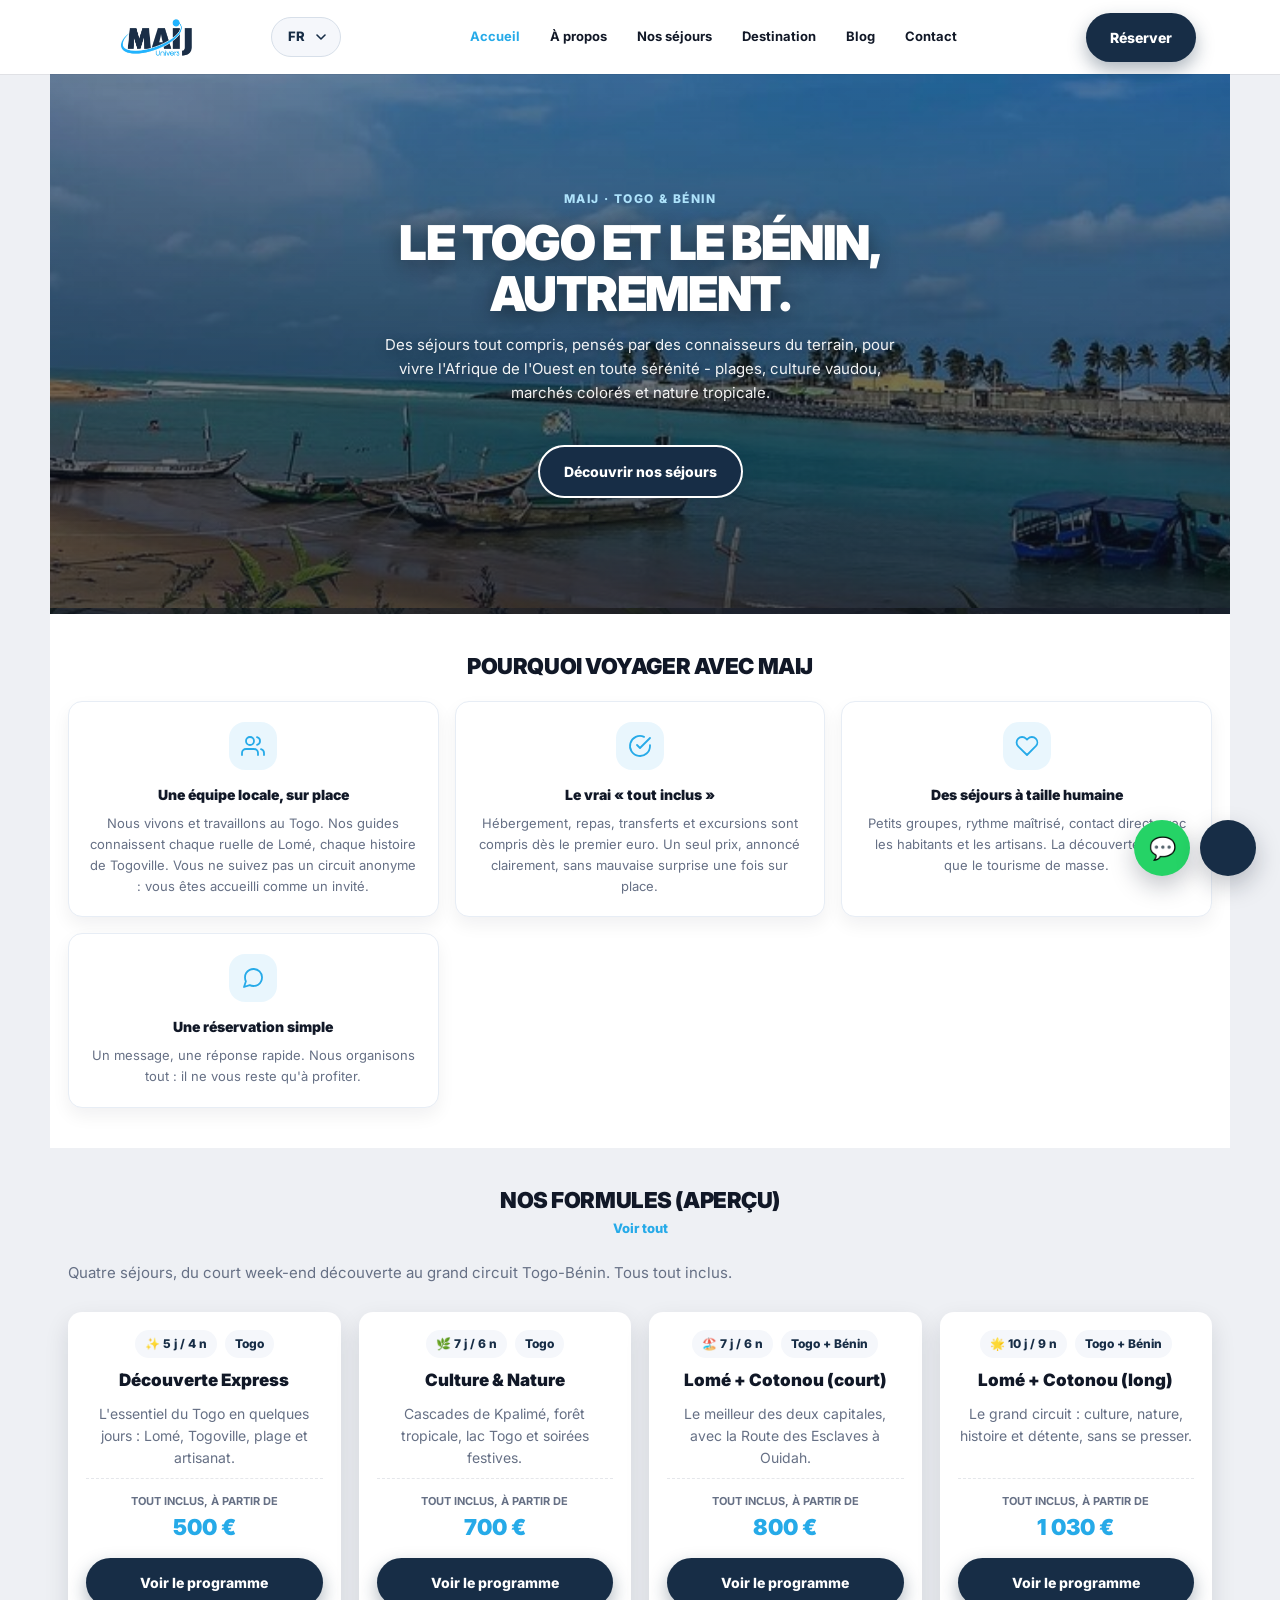
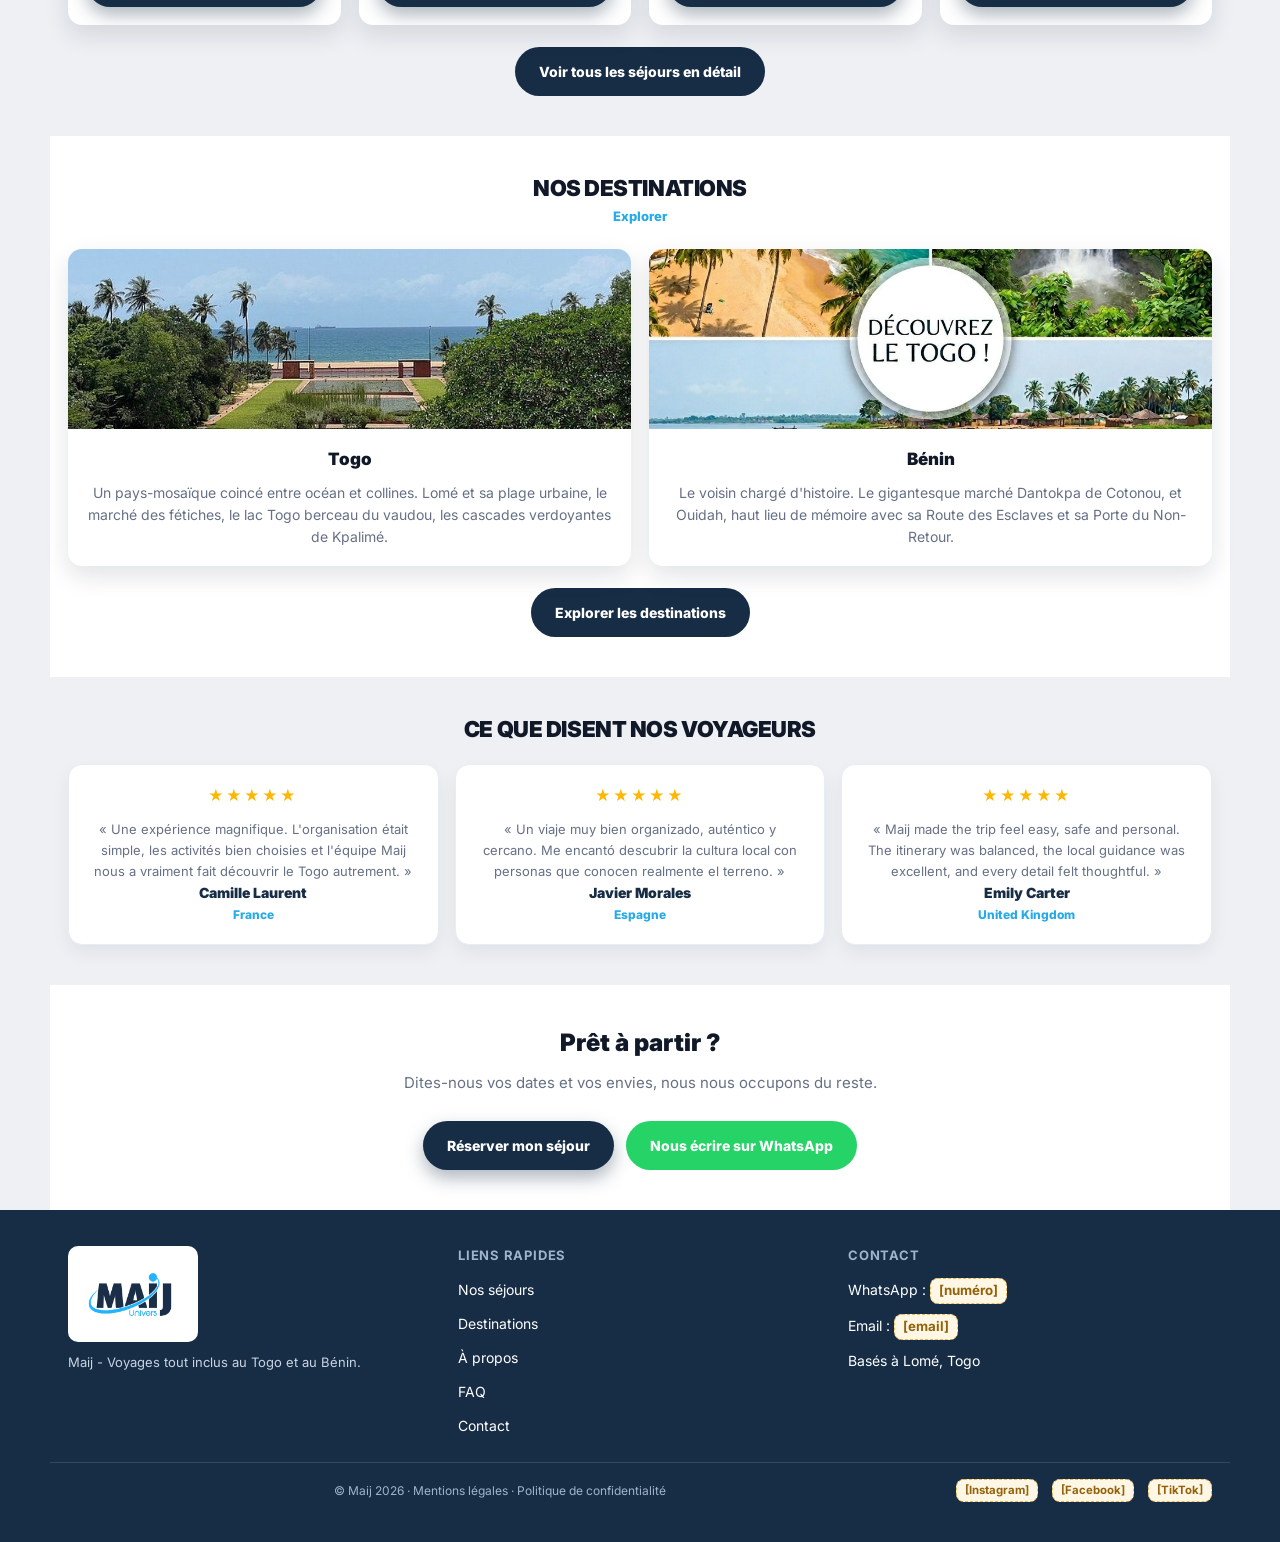
<file: index.html>
<!DOCTYPE html>
<html lang="fr">
<head>
  <meta charset="UTF-8" />
  <meta name="viewport" content="width=device-width, initial-scale=1.0" />
  <title data-i18n-title="home.meta.title">Maij - Voyages tout inclus au Togo et au Bénin</title>
  <meta name="description" data-i18n-content="home.meta.desc" content="Séjours tout inclus au Togo et au Bénin : plages, culture vaudou, marchés et nature tropicale. Réservation simple, organisée par une équipe locale." />
  <link rel="preconnect" href="https://fonts.googleapis.com">
  <link rel="preconnect" href="https://fonts.gstatic.com" crossorigin>
  <link href="https://fonts.googleapis.com/css2?family=Inter:wght@400;500;600;700;800;900&display=swap" rel="stylesheet">
  <link rel="stylesheet" href="style.css" />
</head>
<body>
  <a class="skip-link" href="#main" data-i18n="skip.content">Aller au contenu</a>

  <header class="site-header">
    <div class="header-inner">
      <a href="index.html" class="brand">
        <img src="assets/maij-logo.jpeg" alt="Logo Maij" />
      </a>

      <div class="lang-switch">
        <select class="lang-select" aria-label="Choisir la langue / Choose language">
          <option value="fr">FR</option>
          <option value="en">EN</option>
          <option value="es">ES</option>
          <option value="de">DE</option>
        </select>
      </div>

      <button class="menu-btn" aria-label="Ouvrir le menu" data-i18n-aria-label="menu.open" aria-expanded="false">☰</button>

      <div class="nav-overlay"></div>

      <nav class="navbar">
        <button class="nav-close" aria-label="Fermer le menu" data-i18n-aria-label="menu.close">✕</button>
        <a href="index.html" data-i18n="nav.accueil">Accueil</a>
        <a href="a-propos.html" data-i18n="nav.apropos">À propos</a>
        <a href="sejours.html" data-i18n="nav.sejours">Nos séjours</a>
        <a href="destinations.html" data-i18n="nav.destination">Destination</a>
        <a href="blog.html" data-i18n="nav.blog">Blog</a>
        <a href="contact.html" data-i18n="nav.contact">Contact</a>
        <a href="contact.html" class="btn btn-primary nav-cta" data-i18n="nav.reserver">Réserver</a>
      </nav>

      <a href="contact.html" class="btn btn-primary header-cta" data-i18n="nav.reserver">Réserver</a>
    </div>
  </header>

  <main id="main">
    <section class="hero hero--transparent page-hero-bg-beach">
      <div class="hero-slideshow" aria-hidden="true">
        <div class="hero-slide" style="background-image:url('assets/img/hero-plage-lome.jpg')"></div>
        <div class="hero-slide" style="background-image:url('assets/img/culture-vaudou.png')"></div>
        <div class="hero-slide" style="background-image:url('assets/img/lome-bord-de-mer.jpg')"></div>
        <div class="hero-slide" style="background-image:url('assets/img/cascade-kpalime.jpg')"></div>
      </div>
      <div class="hero-content">
        <p class="eyebrow" data-i18n="home.hero.eyebrow">Maij · Togo &amp; Bénin</p>
        <h1 data-i18n="home.hero.title">Le Togo et le Bénin, autrement.</h1>
        <p class="hero-text" data-i18n="home.hero.text">
          Des séjours tout compris, pensés par des connaisseurs du terrain, pour vivre
          l'Afrique de l'Ouest en toute sérénité - plages, culture vaudou, marchés colorés
          et nature tropicale.
        </p>
        <div class="btn-row">
          <a href="sejours.html" class="btn btn-primary btn-block hero-main-cta" data-i18n="home.hero.btn1">Découvrir nos séjours</a>
        </div>
      </div>
    </section>

    <section class="section section--white">
      <div class="section-title section-title--center">
        <h2 data-i18n="home.why.title">Pourquoi voyager avec Maij</h2>
      </div>
      <div class="why-grid reveal-group carousel-mobile">
        <div class="reveal">
          <span class="maij-icon" aria-hidden="true">
            <svg viewBox="0 0 24 24"><path d="M17 21v-2a4 4 0 0 0-4-4H5a4 4 0 0 0-4 4v2"/><circle cx="9" cy="7" r="4"/><path d="M23 21v-2a4 4 0 0 0-3-3.87"/><path d="M16 3.13a4 4 0 0 1 0 7.75"/></svg>
          </span>
          <h3 data-i18n="home.why.1.title">Une équipe locale, sur place</h3>
          <p data-i18n="home.why.1.text">Nous vivons et travaillons au Togo. Nos guides connaissent chaque ruelle de Lomé, chaque histoire de Togoville. Vous ne suivez pas un circuit anonyme : vous êtes accueilli comme un invité.</p>
        </div>
        <div class="reveal">
          <span class="maij-icon" aria-hidden="true">
            <svg viewBox="0 0 24 24"><path d="M22 11.08V12a10 10 0 1 1-5.93-9.14"/><polyline points="22 4 12 14.01 9 11.01"/></svg>
          </span>
          <h3 data-i18n="home.why.2.title">Le vrai « tout inclus »</h3>
          <p data-i18n="home.why.2.text">Hébergement, repas, transferts et excursions sont compris dès le premier euro. Un seul prix, annoncé clairement, sans mauvaise surprise une fois sur place.</p>
        </div>
        <div class="reveal">
          <span class="maij-icon" aria-hidden="true">
            <svg viewBox="0 0 24 24"><path d="M20.8 4.6a5.5 5.5 0 0 0-7.8 0L12 5.6l-1-1a5.5 5.5 0 0 0-7.8 7.8l1 1L12 21l7.8-7.8 1-1a5.5 5.5 0 0 0 0-7.6z"/></svg>
          </span>
          <h3 data-i18n="home.why.3.title">Des séjours à taille humaine</h3>
          <p data-i18n="home.why.3.text">Petits groupes, rythme maîtrisé, contact direct avec les habitants et les artisans. La découverte plutôt que le tourisme de masse.</p>
        </div>
        <div class="reveal">
          <span class="maij-icon" aria-hidden="true">
            <svg viewBox="0 0 24 24"><path d="M21 11.5a8.38 8.38 0 0 1-.9 3.8 8.5 8.5 0 0 1-7.6 4.7 8.38 8.38 0 0 1-3.8-.9L3 21l1.9-5.7a8.38 8.38 0 0 1-.9-3.8 8.5 8.5 0 0 1 4.7-7.6 8.38 8.38 0 0 1 3.8-.9h.5a8.48 8.48 0 0 1 8 8v.5z"/></svg>
          </span>
          <h3 data-i18n="home.why.4.title">Une réservation simple</h3>
          <p data-i18n="home.why.4.text">Un message, une réponse rapide. Nous organisons tout : il ne vous reste qu'à profiter.</p>
        </div>
      </div>
      <div class="carousel-dots" aria-hidden="true"></div>
    </section>

    <section class="section">
      <div class="section-title section-title--center">
        <h2 data-i18n="home.formules.title">Nos formules (aperçu)</h2>
        <a href="sejours.html" class="link" data-i18n="home.formules.seeall">Voir tout</a>
      </div>
      <p class="section-lead" data-i18n="home.formules.lead">Quatre séjours, du court week-end découverte au grand circuit Togo-Bénin. Tous tout inclus.</p>

      <div class="cards cards--4 reveal-group">
        <article class="card reveal">
          <div class="card-body">
            <div class="card-meta"><span data-i18n="home.pack1.duration">✨ 5 j / 4 n</span><span data-i18n="common.togo">Togo</span></div>
            <h3 data-i18n="common.pack1.title">Découverte Express</h3>
            <p data-i18n="home.pack1.desc">L'essentiel du Togo en quelques jours : Lomé, Togoville, plage et artisanat.</p>
            <div class="price-tag">
              <div><span class="price-label" data-i18n="common.price_from">Tout inclus, à partir de</span><br /><span class="price">500 €</span></div>
            </div>
            <a href="sejours.html#pack-1" class="btn btn-primary btn-block" data-i18n="home.pack.cta">Voir le programme</a>
          </div>
        </article>

        <article class="card reveal">
          <div class="card-body">
            <div class="card-meta"><span data-i18n="home.pack2.duration">🌿 7 j / 6 n</span><span data-i18n="common.togo">Togo</span></div>
            <h3 data-i18n="common.pack2.title">Culture &amp; Nature</h3>
            <p data-i18n="home.pack2.desc">Cascades de Kpalimé, forêt tropicale, lac Togo et soirées festives.</p>
            <div class="price-tag">
              <div><span class="price-label" data-i18n="common.price_from">Tout inclus, à partir de</span><br /><span class="price">700 €</span></div>
            </div>
            <a href="sejours.html#pack-2" class="btn btn-primary btn-block" data-i18n="home.pack.cta">Voir le programme</a>
          </div>
        </article>

        <article class="card reveal">
          <div class="card-body">
            <div class="card-meta"><span data-i18n="home.pack3.duration">🏖️ 7 j / 6 n</span><span data-i18n="common.togo_benin">Togo + Bénin</span></div>
            <h3 data-i18n="common.pack3.title">Lomé + Cotonou (court)</h3>
            <p data-i18n="home.pack3.desc">Le meilleur des deux capitales, avec la Route des Esclaves à Ouidah.</p>
            <div class="price-tag">
              <div><span class="price-label" data-i18n="common.price_from">Tout inclus, à partir de</span><br /><span class="price">800 €</span></div>
            </div>
            <a href="sejours.html#pack-3" class="btn btn-primary btn-block" data-i18n="home.pack.cta">Voir le programme</a>
          </div>
        </article>

        <article class="card reveal">
          <div class="card-body">
            <div class="card-meta"><span data-i18n="home.pack4.duration">🌟 10 j / 9 n</span><span data-i18n="common.togo_benin">Togo + Bénin</span></div>
            <h3 data-i18n="common.pack4.title">Lomé + Cotonou (long)</h3>
            <p data-i18n="home.pack4.desc">Le grand circuit : culture, nature, histoire et détente, sans se presser.</p>
            <div class="price-tag">
              <div><span class="price-label" data-i18n="common.price_from">Tout inclus, à partir de</span><br /><span class="price">1 030 €</span></div>
            </div>
            <a href="sejours.html#pack-4" class="btn btn-primary btn-block" data-i18n="home.pack.cta">Voir le programme</a>
          </div>
        </article>
      </div>

      <div class="btn-row">
        <a href="sejours.html" class="btn btn-secondary" data-i18n="home.formules.cta">Voir tous les séjours en détail</a>
      </div>
    </section>

    <section class="section section--white">
      <div class="section-title section-title--center">
        <h2 data-i18n="home.destinations.title">Nos destinations</h2>
        <a href="destinations.html" class="link" data-i18n="home.destinations.explore">Explorer</a>
      </div>
      <div class="cards cards--2 reveal-group">
        <article class="card reveal">
          <img src="assets/img/lome-bord-de-mer.jpg" alt="Bord de mer à Lomé, capitale du Togo" data-i18n-alt="home.destinations.togo_alt" loading="lazy" />
          <div class="card-body">
            <h3 data-i18n="common.togo">Togo</h3>
            <p data-i18n="home.destinations.togo_text">Un pays-mosaïque coincé entre océan et collines. Lomé et sa plage urbaine, le marché des fétiches, le lac Togo berceau du vaudou, les cascades verdoyantes de Kpalimé.</p>
          </div>
        </article>
        <article class="card reveal">
          <img src="assets/img/maij-visuel.jpeg" alt="Découvrez le Togo : plage, cascade et pirogue sur le lac" data-i18n-alt="home.destinations.benin_alt" loading="lazy" />
          <div class="card-body">
            <h3 data-i18n="common.benin">Bénin</h3>
            <p data-i18n="home.destinations.benin_text">Le voisin chargé d'histoire. Le gigantesque marché Dantokpa de Cotonou, et Ouidah, haut lieu de mémoire avec sa Route des Esclaves et sa Porte du Non-Retour.</p>
          </div>
        </article>
      </div>
      <div class="btn-row">
        <a href="destinations.html" class="btn btn-secondary" data-i18n="home.destinations.cta">Explorer les destinations</a>
      </div>
    </section>

    <section class="section">
      <div class="section-title section-title--center">
        <h2 data-i18n="home.testimonials.title">Ce que disent nos voyageurs</h2>
      </div>
      <!-- Avis de démonstration à remplacer par de vrais avis clients -->
      <div class="testimonial-grid reveal-group carousel-mobile">
        <article class="reveal">
          <div class="stars" aria-label="5 étoiles sur 5">★★★★★</div>
          <blockquote>
            <p>« Une expérience magnifique. L'organisation était simple, les activités bien choisies et l'équipe Maij nous a vraiment fait découvrir le Togo autrement. »</p>
          </blockquote>
          <div class="testimonial-author">
            <strong>Camille Laurent</strong>
            <span>France</span>
          </div>
        </article>
        <article class="reveal">
          <div class="stars" aria-label="5 étoiles sur 5">★★★★★</div>
          <blockquote>
            <p>« Un viaje muy bien organizado, auténtico y cercano. Me encantó descubrir la cultura local con personas que conocen realmente el terreno. »</p>
          </blockquote>
          <div class="testimonial-author">
            <strong>Javier Morales</strong>
            <span>Espagne</span>
          </div>
        </article>
        <article class="reveal">
          <div class="stars" aria-label="5 étoiles sur 5">★★★★★</div>
          <blockquote>
            <p>« Maij made the trip feel easy, safe and personal. The itinerary was balanced, the local guidance was excellent, and every detail felt thoughtful. »</p>
          </blockquote>
          <div class="testimonial-author">
            <strong>Emily Carter</strong>
            <span>United Kingdom</span>
          </div>
        </article>
      </div>
      <div class="carousel-dots" aria-hidden="true"></div>
    </section>

    <section class="section section--white reveal" style="text-align:center;">
      <h2 style="font-size:24px;font-weight:900;margin-bottom:10px;" data-i18n="home.final.title">Prêt à partir ?</h2>
      <p class="section-lead" style="margin-inline:auto;" data-i18n="home.final.text">Dites-nous vos dates et vos envies, nous nous occupons du reste.</p>
      <div class="btn-row" style="justify-content:center;">
        <a href="contact.html" class="btn btn-primary" data-i18n="home.final.btn1">Réserver mon séjour</a>
        <a href="#" class="btn btn-whatsapp" data-i18n="home.final.btn2">Nous écrire sur WhatsApp</a>
      </div>
    </section>
  </main>

  <footer class="site-footer">
    <div class="footer-inner">
      <div class="footer-brand">
        <div style="background:#fff;border-radius:10px;padding:6px;width:130px;">
          <img src="assets/maij-logo.jpeg" alt="Logo Maij" />
        </div>
        <p data-i18n="footer.tagline">Maij - Voyages tout inclus au Togo et au Bénin.</p>
      </div>
      <div class="footer-col">
        <h4 data-i18n="footer.quicklinks">Liens rapides</h4>
        <ul>
          <li><a href="sejours.html" data-i18n="nav.sejours">Nos séjours</a></li>
          <li><a href="destinations.html" data-i18n="nav.destinations">Destinations</a></li>
          <li><a href="a-propos.html" data-i18n="nav.apropos">À propos</a></li>
          <li><a href="faq.html" data-i18n="nav.faq">FAQ</a></li>
          <li><a href="contact.html" data-i18n="nav.contact">Contact</a></li>
        </ul>
      </div>
      <div class="footer-col">
        <h4 data-i18n="footer.contact_title">Contact</h4>
        <ul>
          <li><span data-i18n="footer.whatsapp_label">WhatsApp :</span> <span class="todo" data-i18n="todo.number">[numéro]</span></li>
          <li><span data-i18n="footer.email_label">Email :</span> <span class="todo" data-i18n="todo.email">[email]</span></li>
          <li data-i18n="footer.based">Basés à Lomé, Togo</li>
        </ul>
      </div>
    </div>
    <div class="footer-bottom">
      <p data-i18n="footer.legal">© Maij 2026 · Mentions légales · Politique de confidentialité</p>
      <div style="display:flex;gap:14px;">
        <a href="#" class="todo" data-i18n="todo.instagram">[Instagram]</a>
        <a href="#" class="todo" data-i18n="todo.facebook">[Facebook]</a>
        <a href="#" class="todo" data-i18n="todo.tiktok">[TikTok]</a>
      </div>
    </div>
  </footer>

  <div class="float-cta">
    <a href="#" class="btn btn-whatsapp"><span class="label">WhatsApp</span><span aria-hidden="true">💬</span></a>
    <a href="contact.html" class="btn btn-primary"><span class="label" data-i18n="nav.reserver">Réserver</span></a>
  </div>

  <script src="translations.js"></script>
  <script src="i18n.js"></script>
  <script src="animations.js"></script>
  <script src="script.js"></script>
</body>
</html>
</file>
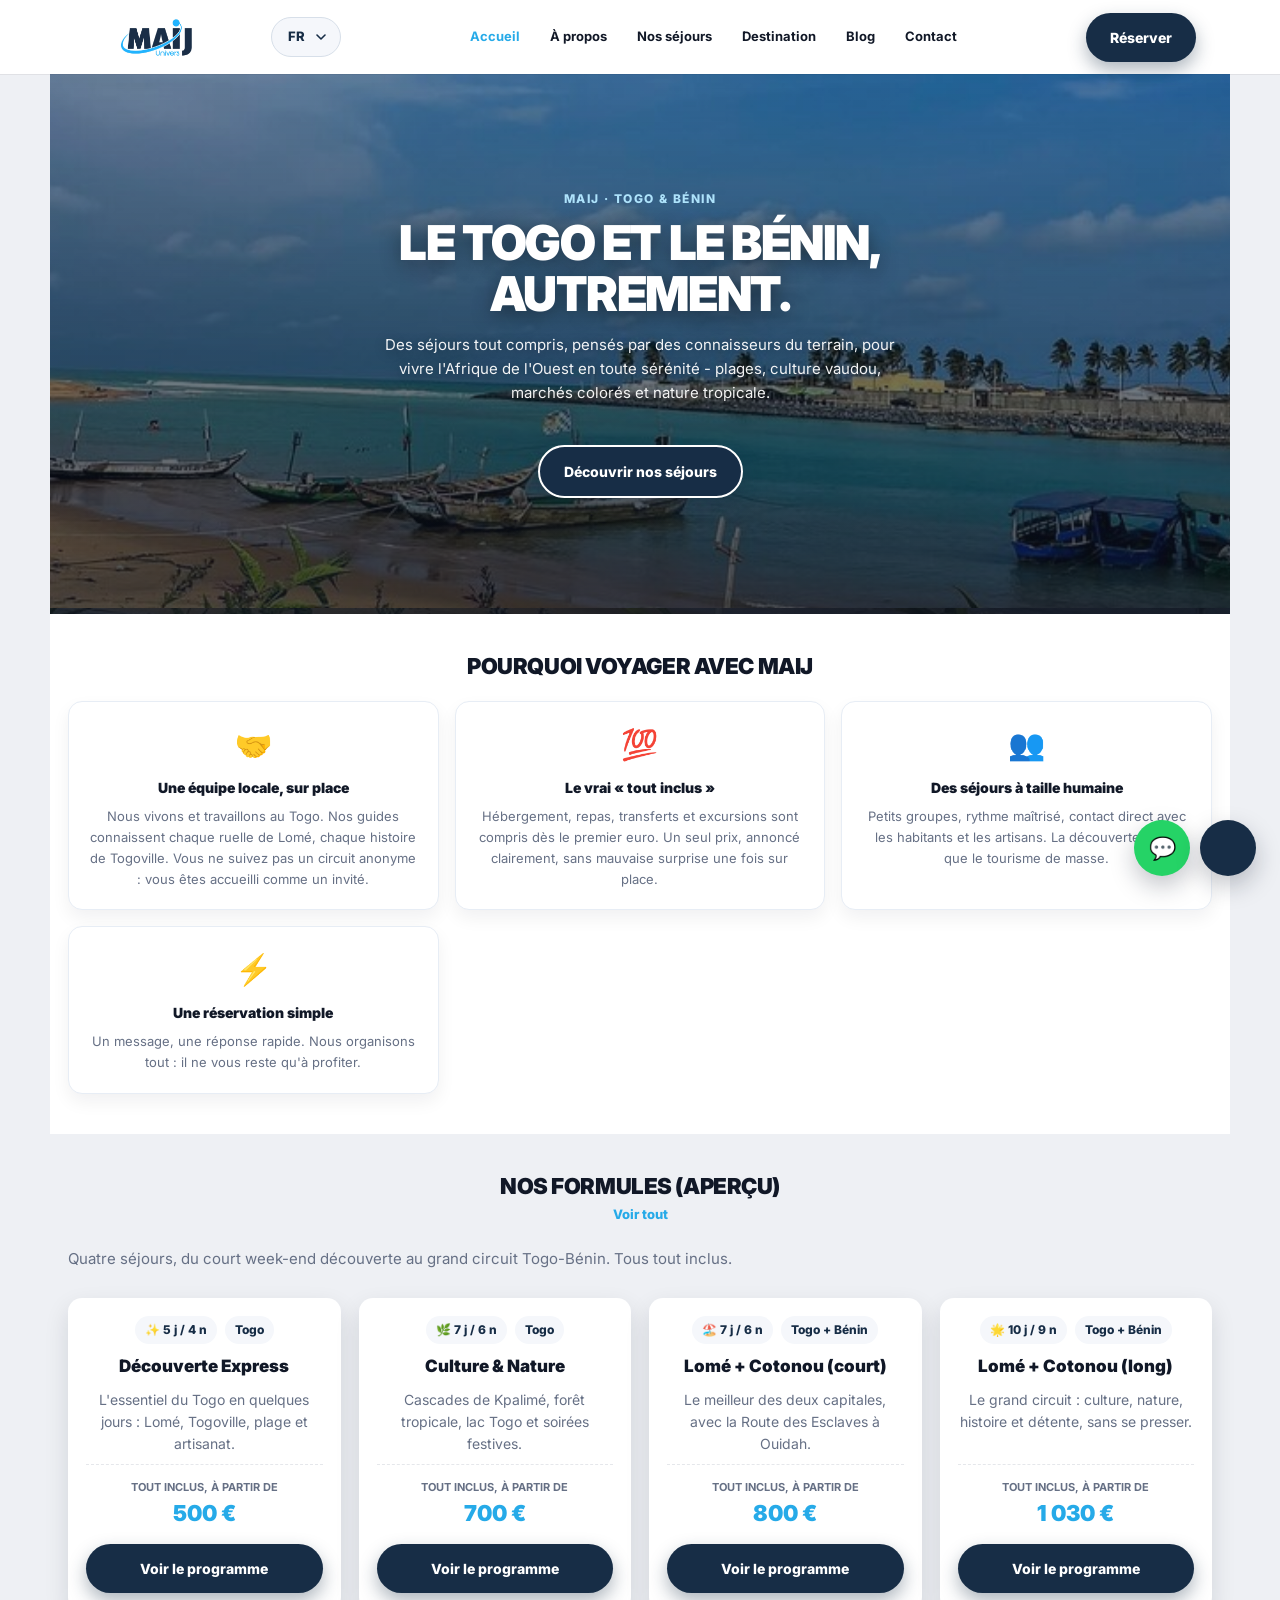
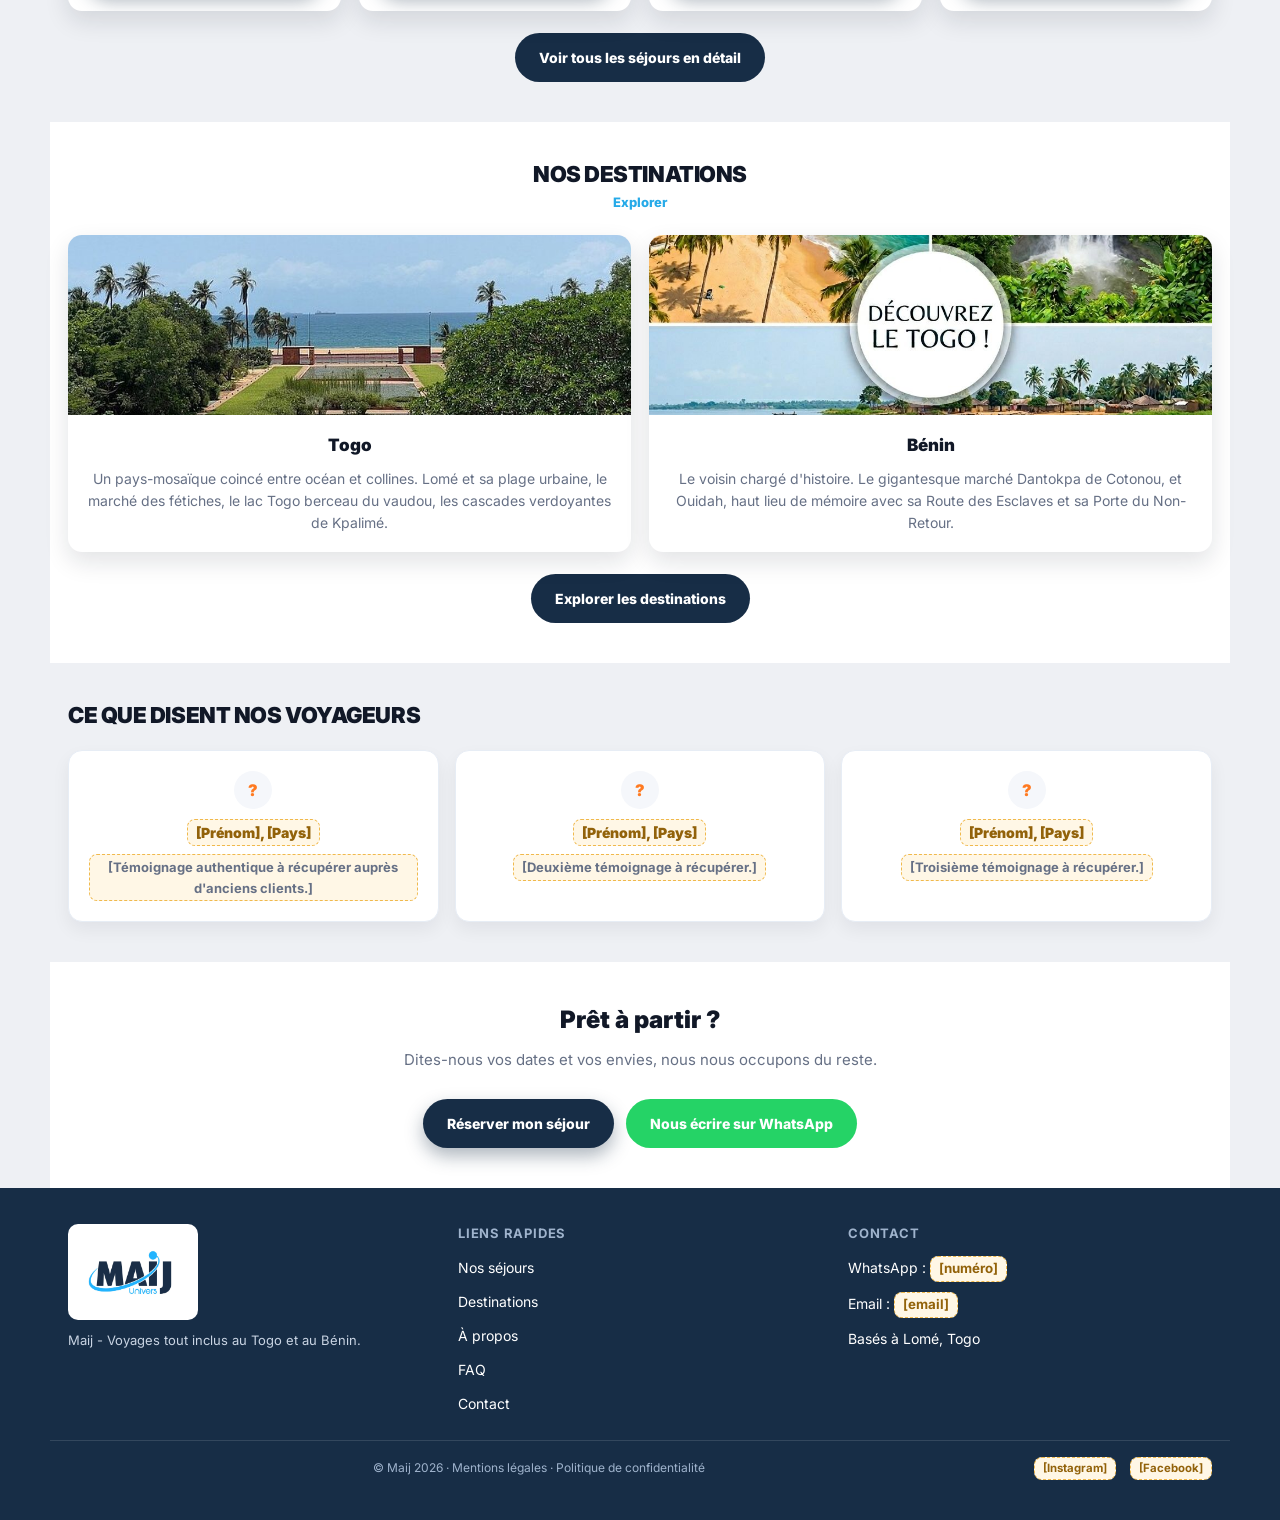
<file: maij-univers-tourisme/index.html>
<!DOCTYPE html>
<html lang="fr">
<head>
  <meta charset="UTF-8" />
  <meta name="viewport" content="width=device-width, initial-scale=1.0" />
  <title data-i18n-title="home.meta.title">Maij - Voyages tout inclus au Togo et au Bénin</title>
  <meta name="description" data-i18n-content="home.meta.desc" content="Séjours tout inclus au Togo et au Bénin : plages, culture vaudou, marchés et nature tropicale. Réservation simple, organisée par une équipe locale." />
  <link rel="preconnect" href="https://fonts.googleapis.com">
  <link rel="preconnect" href="https://fonts.gstatic.com" crossorigin>
  <link href="https://fonts.googleapis.com/css2?family=Inter:wght@400;500;600;700;800;900&display=swap" rel="stylesheet">
  <link rel="stylesheet" href="style.css" />
</head>
<body>
  <a class="skip-link" href="#main" data-i18n="skip.content">Aller au contenu</a>

  <header class="site-header">
    <div class="header-inner">
      <a href="index.html" class="brand">
        <img src="assets/maij-logo.jpeg" alt="Logo Maij" />
      </a>

      <div class="lang-switch">
        <select class="lang-select" aria-label="Choisir la langue / Choose language">
          <option value="fr">FR</option>
          <option value="en">EN</option>
          <option value="es">ES</option>
          <option value="de">DE</option>
        </select>
      </div>

      <button class="menu-btn" aria-label="Ouvrir le menu" data-i18n-aria-label="menu.open" aria-expanded="false">☰</button>

      <div class="nav-overlay"></div>

      <nav class="navbar">
        <button class="nav-close" aria-label="Fermer le menu" data-i18n-aria-label="menu.close">✕</button>
        <a href="index.html" data-i18n="nav.accueil">Accueil</a>
        <a href="a-propos.html" data-i18n="nav.apropos">À propos</a>
        <a href="sejours.html" data-i18n="nav.sejours">Nos séjours</a>
        <a href="destinations.html" data-i18n="nav.destination">Destination</a>
        <a href="blog.html" data-i18n="nav.blog">Blog</a>
        <a href="contact.html" data-i18n="nav.contact">Contact</a>
        <a href="contact.html" class="btn btn-primary nav-cta" data-i18n="nav.reserver">Réserver</a>
      </nav>

      <a href="contact.html" class="btn btn-primary header-cta" data-i18n="nav.reserver">Réserver</a>
    </div>
  </header>

  <main id="main">
    <section class="hero hero--transparent page-hero-bg-beach">
      <div class="hero-slideshow" aria-hidden="true">
        <div class="hero-slide" style="background-image:url('assets/img/hero-plage-lome.jpg')"></div>
        <div class="hero-slide" style="background-image:url('assets/img/culture-vaudou.png')"></div>
        <div class="hero-slide" style="background-image:url('assets/img/lome-bord-de-mer.jpg')"></div>
        <div class="hero-slide" style="background-image:url('assets/img/cascade-kpalime.jpg')"></div>
      </div>
      <div class="hero-content">
        <p class="eyebrow" data-i18n="home.hero.eyebrow">Maij · Togo &amp; Bénin</p>
        <h1 data-i18n="home.hero.title">Le Togo et le Bénin, autrement.</h1>
        <p class="hero-text" data-i18n="home.hero.text">
          Des séjours tout compris, pensés par des connaisseurs du terrain, pour vivre
          l'Afrique de l'Ouest en toute sérénité - plages, culture vaudou, marchés colorés
          et nature tropicale.
        </p>
        <div class="btn-row">
          <a href="sejours.html" class="btn btn-primary btn-block hero-main-cta" data-i18n="home.hero.btn1">Découvrir nos séjours</a>
        </div>
      </div>
    </section>

    <section class="section section--white">
      <div class="section-title section-title--center">
        <h2 data-i18n="home.why.title">Pourquoi voyager avec Maij</h2>
      </div>
      <div class="why-grid reveal-group carousel-mobile">
        <div class="reveal">
          <span>🤝</span>
          <h3 data-i18n="home.why.1.title">Une équipe locale, sur place</h3>
          <p data-i18n="home.why.1.text">Nous vivons et travaillons au Togo. Nos guides connaissent chaque ruelle de Lomé, chaque histoire de Togoville. Vous ne suivez pas un circuit anonyme : vous êtes accueilli comme un invité.</p>
        </div>
        <div class="reveal">
          <span>💯</span>
          <h3 data-i18n="home.why.2.title">Le vrai « tout inclus »</h3>
          <p data-i18n="home.why.2.text">Hébergement, repas, transferts et excursions sont compris dès le premier euro. Un seul prix, annoncé clairement, sans mauvaise surprise une fois sur place.</p>
        </div>
        <div class="reveal">
          <span>👥</span>
          <h3 data-i18n="home.why.3.title">Des séjours à taille humaine</h3>
          <p data-i18n="home.why.3.text">Petits groupes, rythme maîtrisé, contact direct avec les habitants et les artisans. La découverte plutôt que le tourisme de masse.</p>
        </div>
        <div class="reveal">
          <span>⚡</span>
          <h3 data-i18n="home.why.4.title">Une réservation simple</h3>
          <p data-i18n="home.why.4.text">Un message, une réponse rapide. Nous organisons tout : il ne vous reste qu'à profiter.</p>
        </div>
      </div>
      <div class="carousel-dots" aria-hidden="true"></div>
    </section>

    <section class="section">
      <div class="section-title section-title--center">
        <h2 data-i18n="home.formules.title">Nos formules (aperçu)</h2>
        <a href="sejours.html" class="link" data-i18n="home.formules.seeall">Voir tout</a>
      </div>
      <p class="section-lead" data-i18n="home.formules.lead">Quatre séjours, du court week-end découverte au grand circuit Togo-Bénin. Tous tout inclus.</p>

      <div class="cards cards--4 reveal-group">
        <article class="card reveal">
          <div class="card-body">
            <div class="card-meta"><span data-i18n="home.pack1.duration">✨ 5 j / 4 n</span><span data-i18n="common.togo">Togo</span></div>
            <h3 data-i18n="common.pack1.title">Découverte Express</h3>
            <p data-i18n="home.pack1.desc">L'essentiel du Togo en quelques jours : Lomé, Togoville, plage et artisanat.</p>
            <div class="price-tag">
              <div><span class="price-label" data-i18n="common.price_from">Tout inclus, à partir de</span><br /><span class="price">500 €</span></div>
            </div>
            <a href="sejours.html#pack-1" class="btn btn-primary btn-block" data-i18n="home.pack.cta">Voir le programme</a>
          </div>
        </article>

        <article class="card reveal">
          <div class="card-body">
            <div class="card-meta"><span data-i18n="home.pack2.duration">🌿 7 j / 6 n</span><span data-i18n="common.togo">Togo</span></div>
            <h3 data-i18n="common.pack2.title">Culture &amp; Nature</h3>
            <p data-i18n="home.pack2.desc">Cascades de Kpalimé, forêt tropicale, lac Togo et soirées festives.</p>
            <div class="price-tag">
              <div><span class="price-label" data-i18n="common.price_from">Tout inclus, à partir de</span><br /><span class="price">700 €</span></div>
            </div>
            <a href="sejours.html#pack-2" class="btn btn-primary btn-block" data-i18n="home.pack.cta">Voir le programme</a>
          </div>
        </article>

        <article class="card reveal">
          <div class="card-body">
            <div class="card-meta"><span data-i18n="home.pack3.duration">🏖️ 7 j / 6 n</span><span data-i18n="common.togo_benin">Togo + Bénin</span></div>
            <h3 data-i18n="common.pack3.title">Lomé + Cotonou (court)</h3>
            <p data-i18n="home.pack3.desc">Le meilleur des deux capitales, avec la Route des Esclaves à Ouidah.</p>
            <div class="price-tag">
              <div><span class="price-label" data-i18n="common.price_from">Tout inclus, à partir de</span><br /><span class="price">800 €</span></div>
            </div>
            <a href="sejours.html#pack-3" class="btn btn-primary btn-block" data-i18n="home.pack.cta">Voir le programme</a>
          </div>
        </article>

        <article class="card reveal">
          <div class="card-body">
            <div class="card-meta"><span data-i18n="home.pack4.duration">🌟 10 j / 9 n</span><span data-i18n="common.togo_benin">Togo + Bénin</span></div>
            <h3 data-i18n="common.pack4.title">Lomé + Cotonou (long)</h3>
            <p data-i18n="home.pack4.desc">Le grand circuit : culture, nature, histoire et détente, sans se presser.</p>
            <div class="price-tag">
              <div><span class="price-label" data-i18n="common.price_from">Tout inclus, à partir de</span><br /><span class="price">1 030 €</span></div>
            </div>
            <a href="sejours.html#pack-4" class="btn btn-primary btn-block" data-i18n="home.pack.cta">Voir le programme</a>
          </div>
        </article>
      </div>

      <div class="btn-row">
        <a href="sejours.html" class="btn btn-secondary" data-i18n="home.formules.cta">Voir tous les séjours en détail</a>
      </div>
    </section>

    <section class="section section--white">
      <div class="section-title section-title--center">
        <h2 data-i18n="home.destinations.title">Nos destinations</h2>
        <a href="destinations.html" class="link" data-i18n="home.destinations.explore">Explorer</a>
      </div>
      <div class="cards cards--2 reveal-group">
        <article class="card reveal">
          <img src="assets/img/lome-bord-de-mer.jpg" alt="Bord de mer à Lomé, capitale du Togo" data-i18n-alt="home.destinations.togo_alt" loading="lazy" />
          <div class="card-body">
            <h3 data-i18n="common.togo">Togo</h3>
            <p data-i18n="home.destinations.togo_text">Un pays-mosaïque coincé entre océan et collines. Lomé et sa plage urbaine, le marché des fétiches, le lac Togo berceau du vaudou, les cascades verdoyantes de Kpalimé.</p>
          </div>
        </article>
        <article class="card reveal">
          <img src="assets/img/maij-visuel.jpeg" alt="Découvrez le Togo : plage, cascade et pirogue sur le lac" data-i18n-alt="home.destinations.benin_alt" loading="lazy" />
          <div class="card-body">
            <h3 data-i18n="common.benin">Bénin</h3>
            <p data-i18n="home.destinations.benin_text">Le voisin chargé d'histoire. Le gigantesque marché Dantokpa de Cotonou, et Ouidah, haut lieu de mémoire avec sa Route des Esclaves et sa Porte du Non-Retour.</p>
          </div>
        </article>
      </div>
      <div class="btn-row">
        <a href="destinations.html" class="btn btn-secondary" data-i18n="home.destinations.cta">Explorer les destinations</a>
      </div>
    </section>

    <section class="section">
      <div class="section-title">
        <h2 data-i18n="home.testimonials.title">Ce que disent nos voyageurs</h2>
      </div>
      <div class="testimonial-grid reveal-group carousel-mobile">
        <article class="reveal">
          <div class="avatar">?</div>
          <h3 class="todo" data-i18n="todo.testimonial_name">[Prénom], [Pays]</h3>
          <p class="todo" data-i18n="todo.testimonial_1">[Témoignage authentique à récupérer auprès d'anciens clients.]</p>
        </article>
        <article class="reveal">
          <div class="avatar">?</div>
          <h3 class="todo" data-i18n="todo.testimonial_name">[Prénom], [Pays]</h3>
          <p class="todo" data-i18n="todo.testimonial_2">[Deuxième témoignage à récupérer.]</p>
        </article>
        <article class="reveal">
          <div class="avatar">?</div>
          <h3 class="todo" data-i18n="todo.testimonial_name">[Prénom], [Pays]</h3>
          <p class="todo" data-i18n="todo.testimonial_3">[Troisième témoignage à récupérer.]</p>
        </article>
      </div>
      <div class="carousel-dots" aria-hidden="true"></div>
    </section>

    <section class="section section--white reveal" style="text-align:center;">
      <h2 style="font-size:24px;font-weight:900;margin-bottom:10px;" data-i18n="home.final.title">Prêt à partir ?</h2>
      <p class="section-lead" style="margin-inline:auto;" data-i18n="home.final.text">Dites-nous vos dates et vos envies, nous nous occupons du reste.</p>
      <div class="btn-row" style="justify-content:center;">
        <a href="contact.html" class="btn btn-primary" data-i18n="home.final.btn1">Réserver mon séjour</a>
        <a href="#" class="btn btn-whatsapp" data-i18n="home.final.btn2">Nous écrire sur WhatsApp</a>
      </div>
    </section>
  </main>

  <footer class="site-footer">
    <div class="footer-inner">
      <div class="footer-brand">
        <div style="background:#fff;border-radius:10px;padding:6px;width:130px;">
          <img src="assets/maij-logo.jpeg" alt="Logo Maij" />
        </div>
        <p data-i18n="footer.tagline">Maij - Voyages tout inclus au Togo et au Bénin.</p>
      </div>
      <div class="footer-col">
        <h4 data-i18n="footer.quicklinks">Liens rapides</h4>
        <ul>
          <li><a href="sejours.html" data-i18n="nav.sejours">Nos séjours</a></li>
          <li><a href="destinations.html" data-i18n="nav.destinations">Destinations</a></li>
          <li><a href="a-propos.html" data-i18n="nav.apropos">À propos</a></li>
          <li><a href="faq.html" data-i18n="nav.faq">FAQ</a></li>
          <li><a href="contact.html" data-i18n="nav.contact">Contact</a></li>
        </ul>
      </div>
      <div class="footer-col">
        <h4 data-i18n="footer.contact_title">Contact</h4>
        <ul>
          <li><span data-i18n="footer.whatsapp_label">WhatsApp :</span> <span class="todo" data-i18n="todo.number">[numéro]</span></li>
          <li><span data-i18n="footer.email_label">Email :</span> <span class="todo" data-i18n="todo.email">[email]</span></li>
          <li data-i18n="footer.based">Basés à Lomé, Togo</li>
        </ul>
      </div>
    </div>
    <div class="footer-bottom">
      <p data-i18n="footer.legal">© Maij 2026 · Mentions légales · Politique de confidentialité</p>
      <div style="display:flex;gap:14px;">
        <a href="#" class="todo" data-i18n="todo.instagram">[Instagram]</a>
        <a href="#" class="todo" data-i18n="todo.facebook">[Facebook]</a>
      </div>
    </div>
  </footer>

  <div class="float-cta">
    <a href="#" class="btn btn-whatsapp"><span class="label">WhatsApp</span><span aria-hidden="true">💬</span></a>
    <a href="contact.html" class="btn btn-primary"><span class="label" data-i18n="nav.reserver">Réserver</span></a>
  </div>

  <script src="translations.js"></script>
  <script src="i18n.js"></script>
  <script src="animations.js"></script>
  <script src="script.js"></script>
</body>
</html>
</file>
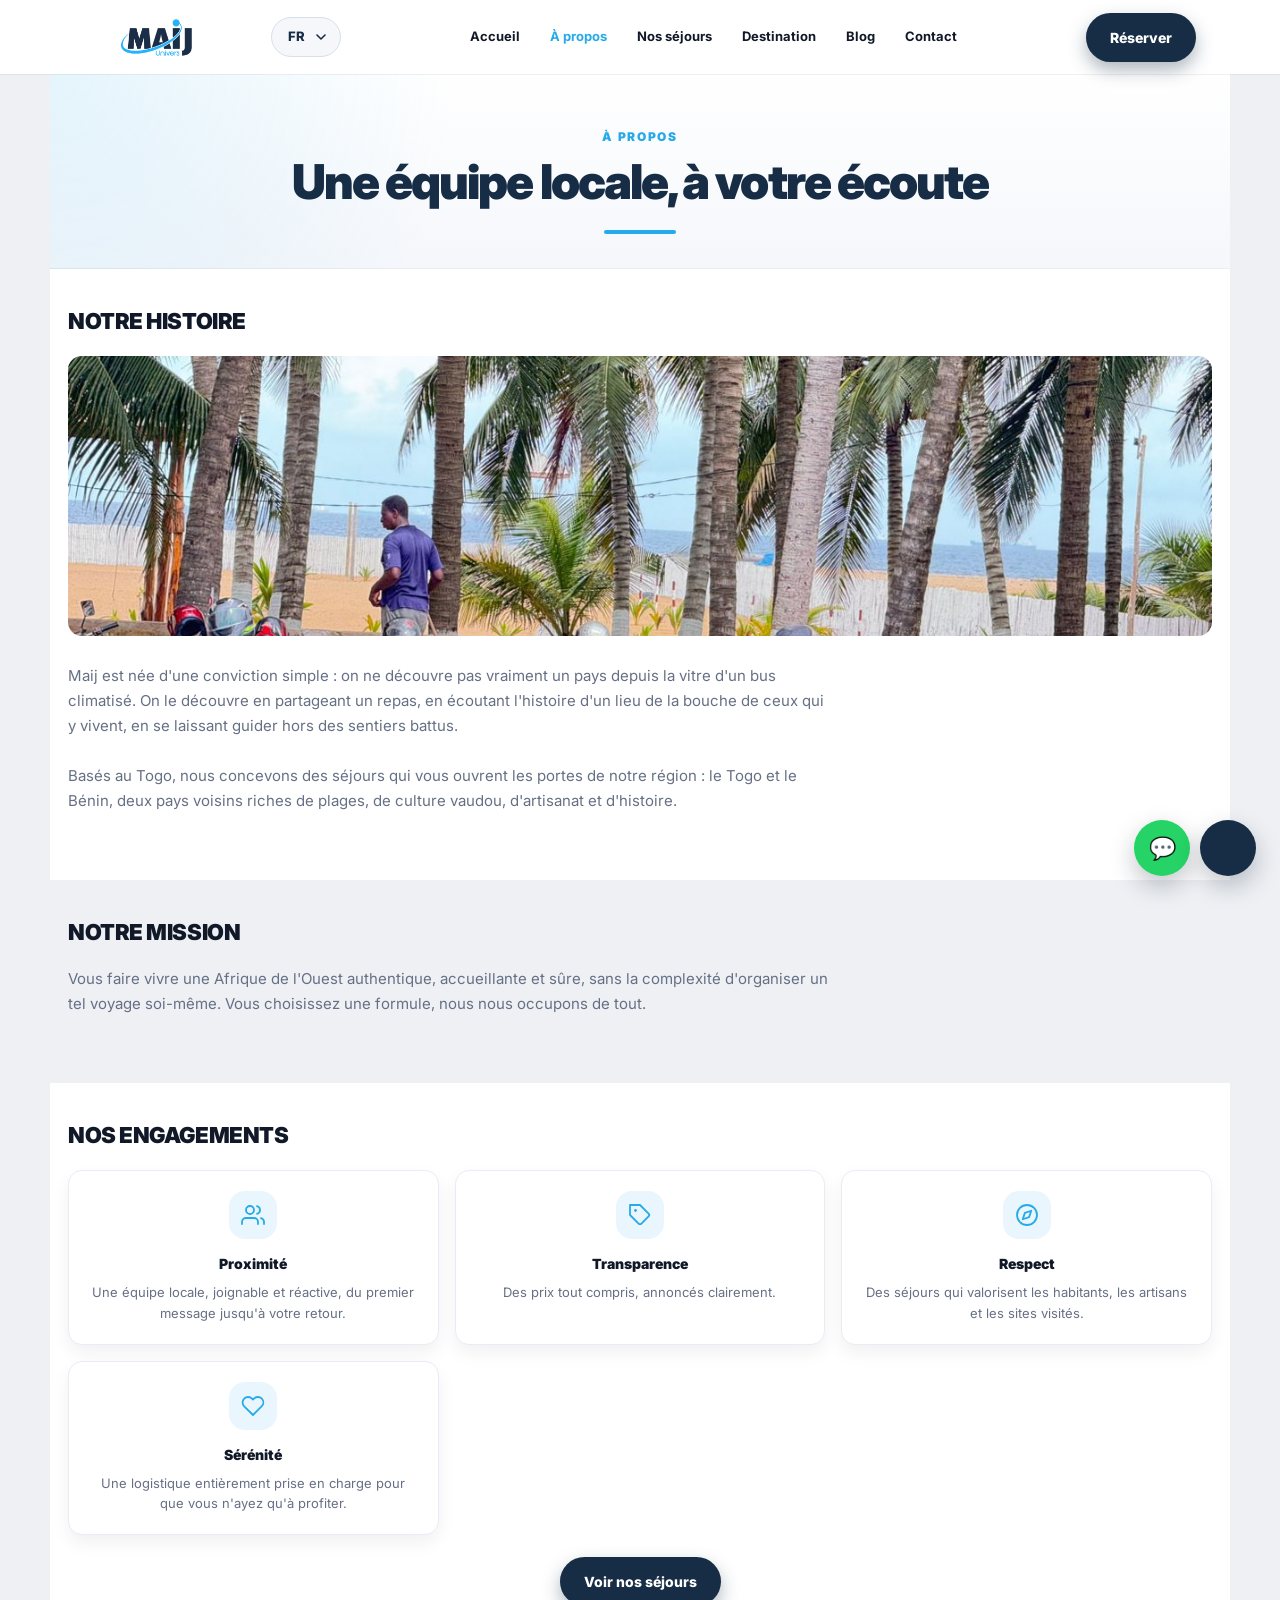
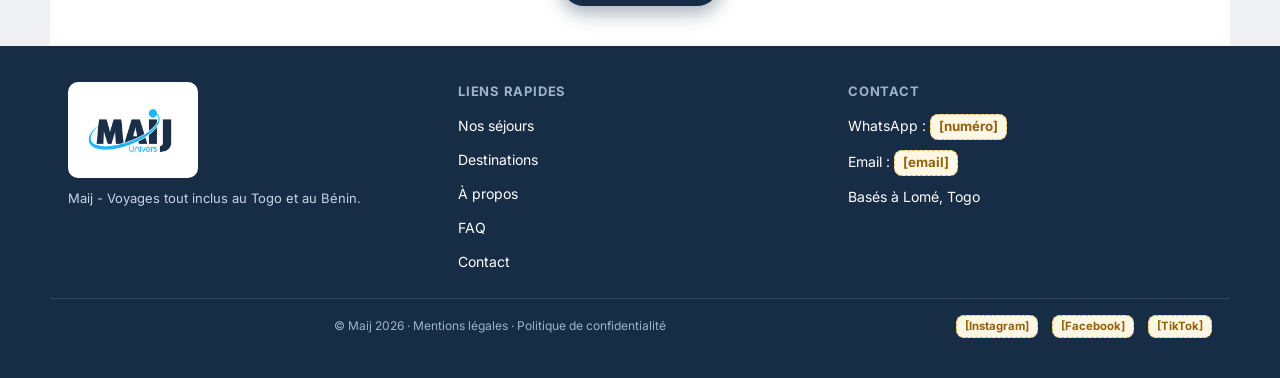
<file: a-propos.html>
<!DOCTYPE html>
<html lang="fr">
<head>
  <meta charset="UTF-8" />
  <meta name="viewport" content="width=device-width, initial-scale=1.0" />
  <title data-i18n-title="apropos.meta.title">À propos - Maij</title>
  <meta name="description" data-i18n-content="apropos.meta.desc" content="Maij est une agence locale, basée au Togo, qui organise des séjours tout inclus au Togo et au Bénin." />
  <link rel="preconnect" href="https://fonts.googleapis.com">
  <link rel="preconnect" href="https://fonts.gstatic.com" crossorigin>
  <link href="https://fonts.googleapis.com/css2?family=Inter:wght@400;500;600;700;800;900&display=swap" rel="stylesheet">
  <link rel="stylesheet" href="style.css" />
</head>
<body>
  <a class="skip-link" href="#main" data-i18n="skip.content">Aller au contenu</a>

  <header class="site-header">
    <div class="header-inner">
      <a href="index.html" class="brand">
        <img src="assets/maij-logo.jpeg" alt="Logo Maij" />
      </a>

      <div class="lang-switch">
        <select class="lang-select" aria-label="Choisir la langue / Choose language">
          <option value="fr">FR</option>
          <option value="en">EN</option>
          <option value="es">ES</option>
          <option value="de">DE</option>
        </select>
      </div>

      <button class="menu-btn" aria-label="Ouvrir le menu" data-i18n-aria-label="menu.open" aria-expanded="false">☰</button>

      <div class="nav-overlay"></div>

      <nav class="navbar">
        <button class="nav-close" aria-label="Fermer le menu" data-i18n-aria-label="menu.close">✕</button>
        <a href="index.html" data-i18n="nav.accueil">Accueil</a>
        <a href="a-propos.html" data-i18n="nav.apropos">À propos</a>
        <a href="sejours.html" data-i18n="nav.sejours">Nos séjours</a>
        <a href="destinations.html" data-i18n="nav.destination">Destination</a>
        <a href="blog.html" data-i18n="nav.blog">Blog</a>
        <a href="contact.html" data-i18n="nav.contact">Contact</a>
        <a href="contact.html" class="btn btn-primary nav-cta" data-i18n="nav.reserver">Réserver</a>
      </nav>

      <a href="contact.html" class="btn btn-primary header-cta" data-i18n="nav.reserver">Réserver</a>
    </div>
  </header>

  <main id="main">
    <section class="page-heading">
      <div class="page-heading-inner">
        <p class="eyebrow" data-i18n="apropos.hero.eyebrow">À propos</p>
        <h1 data-i18n="apropos.hero.title">Une équipe locale, à votre écoute</h1>
      </div>
    </section>

    <section class="section section--white">
      <div class="section-title"><h2 data-i18n="apropos.histoire.title">Notre histoire</h2></div>
      <div class="article-img reveal">
        <img src="assets/img/imaget7.jpeg" alt="Vie locale au bord de la mer à Lomé, Togo" loading="lazy" />
      </div>
      <p class="section-lead" style="max-width:760px;" data-i18n="apropos.histoire.text1">
        Maij est née d'une conviction simple : on ne découvre pas vraiment un pays depuis la vitre
        d'un bus climatisé. On le découvre en partageant un repas, en écoutant l'histoire d'un lieu
        de la bouche de ceux qui y vivent, en se laissant guider hors des sentiers battus.
      </p>
      <p class="section-lead" style="max-width:760px;" data-i18n="apropos.histoire.text2">
        Basés au Togo, nous concevons des séjours qui vous ouvrent les portes de notre région :
        le Togo et le Bénin, deux pays voisins riches de plages, de culture vaudou, d'artisanat
        et d'histoire.
      </p>
    </section>

    <section class="section">
      <div class="section-title"><h2 data-i18n="apropos.mission.title">Notre mission</h2></div>
      <p class="section-lead" style="max-width:760px;" data-i18n="apropos.mission.text">
        Vous faire vivre une Afrique de l'Ouest authentique, accueillante et sûre, sans la
        complexité d'organiser un tel voyage soi-même. Vous choisissez une formule, nous nous
        occupons de tout.
      </p>
    </section>

    <section class="section section--white">
      <div class="section-title"><h2 data-i18n="apropos.engagements.title">Nos engagements</h2></div>
      <div class="why-grid reveal-group">
        <div class="reveal">
          <span class="maij-icon" aria-hidden="true">
            <svg viewBox="0 0 24 24"><path d="M17 21v-2a4 4 0 0 0-4-4H5a4 4 0 0 0-4 4v2"/><circle cx="9" cy="7" r="4"/><path d="M23 21v-2a4 4 0 0 0-3-3.87"/><path d="M16 3.13a4 4 0 0 1 0 7.75"/></svg>
          </span>
          <h3 data-i18n="apropos.engagements.1.title">Proximité</h3>
          <p data-i18n="apropos.engagements.1.text">Une équipe locale, joignable et réactive, du premier message jusqu'à votre retour.</p>
        </div>
        <div class="reveal">
          <span class="maij-icon" aria-hidden="true">
            <svg viewBox="0 0 24 24"><path d="M20.59 13.41 13.42 20.58a2 2 0 0 1-2.83 0L2 12V2h10l8.59 8.59a2 2 0 0 1 0 2.82Z"/><circle cx="7.5" cy="7.5" r="1.4" fill="currentColor" stroke="none"/></svg>
          </span>
          <h3 data-i18n="apropos.engagements.2.title">Transparence</h3>
          <p data-i18n="apropos.engagements.2.text">Des prix tout compris, annoncés clairement.</p>
        </div>
        <div class="reveal">
          <span class="maij-icon" aria-hidden="true">
            <svg viewBox="0 0 24 24"><circle cx="12" cy="12" r="10"/><polygon points="16.24 7.76 14.12 14.12 7.76 16.24 9.88 9.88 16.24 7.76"/></svg>
          </span>
          <h3 data-i18n="apropos.engagements.3.title">Respect</h3>
          <p data-i18n="apropos.engagements.3.text">Des séjours qui valorisent les habitants, les artisans et les sites visités.</p>
        </div>
        <div class="reveal">
          <span class="maij-icon" aria-hidden="true">
            <svg viewBox="0 0 24 24"><path d="M20.8 4.6a5.5 5.5 0 0 0-7.8 0L12 5.6l-1-1a5.5 5.5 0 0 0-7.8 7.8l1 1L12 21l7.8-7.8 1-1a5.5 5.5 0 0 0 0-7.6z"/></svg>
          </span>
          <h3 data-i18n="apropos.engagements.4.title">Sérénité</h3>
          <p data-i18n="apropos.engagements.4.text">Une logistique entièrement prise en charge pour que vous n'ayez qu'à profiter.</p>
        </div>
      </div>
      <div class="btn-row" style="justify-content:center;">
        <a href="sejours.html" class="btn btn-primary" data-i18n="apropos.cta.btn">Voir nos séjours</a>
      </div>
    </section>
  </main>

  <footer class="site-footer">
    <div class="footer-inner">
      <div class="footer-brand">
        <div style="background:#fff;border-radius:10px;padding:6px;width:130px;">
          <img src="assets/maij-logo.jpeg" alt="Logo Maij" />
        </div>
        <p data-i18n="footer.tagline">Maij - Voyages tout inclus au Togo et au Bénin.</p>
      </div>
      <div class="footer-col">
        <h4 data-i18n="footer.quicklinks">Liens rapides</h4>
        <ul>
          <li><a href="sejours.html" data-i18n="nav.sejours">Nos séjours</a></li>
          <li><a href="destinations.html" data-i18n="nav.destinations">Destinations</a></li>
          <li><a href="a-propos.html" data-i18n="nav.apropos">À propos</a></li>
          <li><a href="faq.html" data-i18n="nav.faq">FAQ</a></li>
          <li><a href="contact.html" data-i18n="nav.contact">Contact</a></li>
        </ul>
      </div>
      <div class="footer-col">
        <h4 data-i18n="footer.contact_title">Contact</h4>
        <ul>
          <li><span data-i18n="footer.whatsapp_label">WhatsApp :</span> <span class="todo" data-i18n="todo.number">[numéro]</span></li>
          <li><span data-i18n="footer.email_label">Email :</span> <span class="todo" data-i18n="todo.email">[email]</span></li>
          <li data-i18n="footer.based">Basés à Lomé, Togo</li>
        </ul>
      </div>
    </div>
    <div class="footer-bottom">
      <p data-i18n="footer.legal">© Maij 2026 · Mentions légales · Politique de confidentialité</p>
      <div style="display:flex;gap:14px;">
        <a href="#" class="todo" data-i18n="todo.instagram">[Instagram]</a>
        <a href="#" class="todo" data-i18n="todo.facebook">[Facebook]</a>
        <a href="#" class="todo" data-i18n="todo.tiktok">[TikTok]</a>
      </div>
    </div>
  </footer>

  <div class="float-cta">
    <a href="#" class="btn btn-whatsapp"><span class="label">WhatsApp</span><span aria-hidden="true">💬</span></a>
    <a href="contact.html" class="btn btn-primary"><span class="label" data-i18n="nav.reserver">Réserver</span></a>
  </div>

  <script src="translations.js"></script>
  <script src="i18n.js"></script>
  <script src="animations.js"></script>
  <script src="script.js"></script>
</body>
</html>
</file>
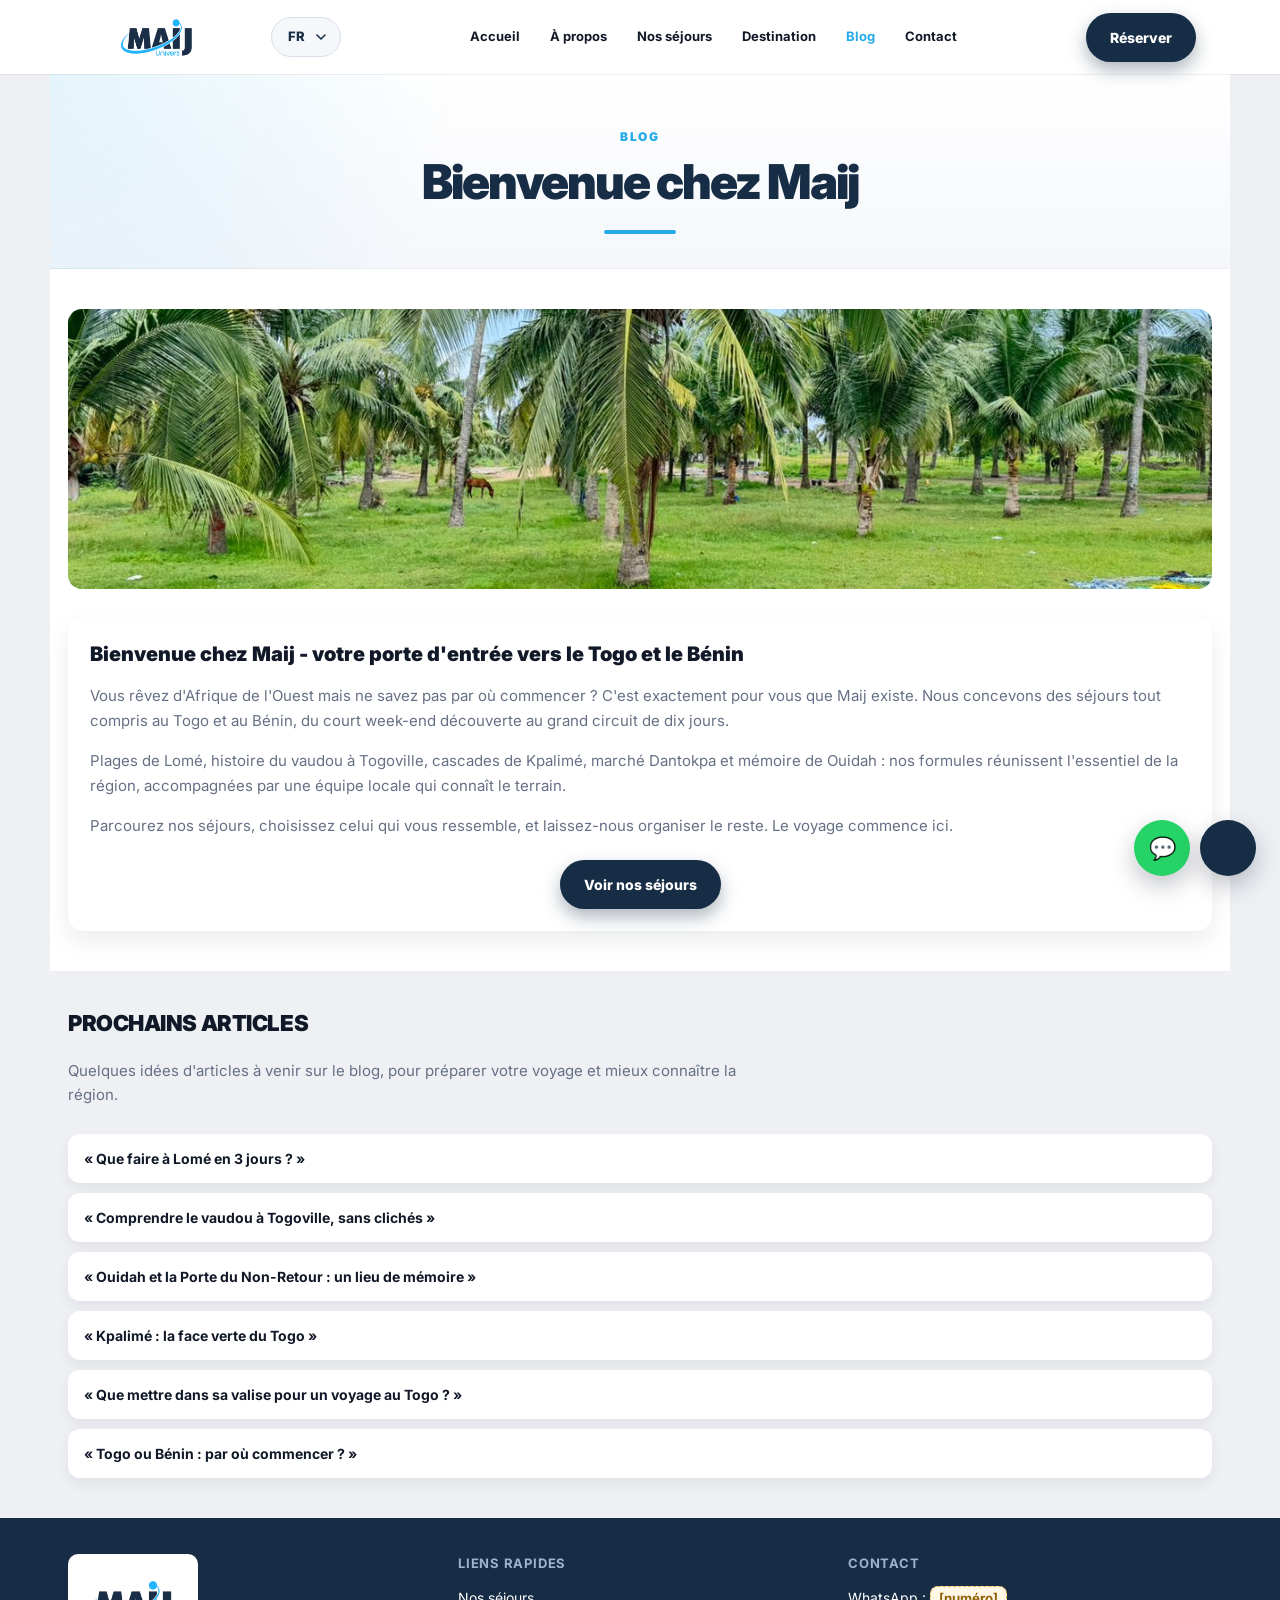
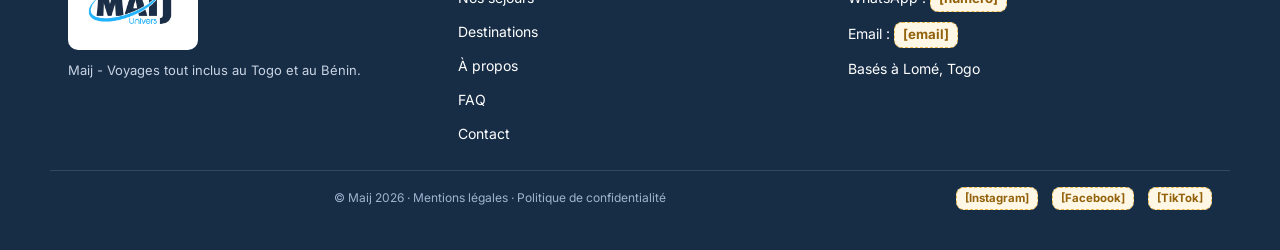
<file: blog.html>
<!DOCTYPE html>
<html lang="fr">
<head>
  <meta charset="UTF-8" />
  <meta name="viewport" content="width=device-width, initial-scale=1.0" />
  <title data-i18n-title="blog.meta.title">Blog - Maij</title>
  <meta name="description" data-i18n-content="blog.meta.desc" content="Conseils et idées pour préparer votre voyage au Togo et au Bénin." />
  <link rel="preconnect" href="https://fonts.googleapis.com">
  <link rel="preconnect" href="https://fonts.gstatic.com" crossorigin>
  <link href="https://fonts.googleapis.com/css2?family=Inter:wght@400;500;600;700;800;900&display=swap" rel="stylesheet">
  <link rel="stylesheet" href="style.css" />
</head>
<body>
  <a class="skip-link" href="#main" data-i18n="skip.content">Aller au contenu</a>

  <header class="site-header">
    <div class="header-inner">
      <a href="index.html" class="brand">
        <img src="assets/maij-logo.jpeg" alt="Logo Maij" />
      </a>

      <div class="lang-switch">
        <select class="lang-select" aria-label="Choisir la langue / Choose language">
          <option value="fr">FR</option>
          <option value="en">EN</option>
          <option value="es">ES</option>
          <option value="de">DE</option>
        </select>
      </div>

      <button class="menu-btn" aria-label="Ouvrir le menu" data-i18n-aria-label="menu.open" aria-expanded="false">☰</button>

      <div class="nav-overlay"></div>

      <nav class="navbar">
        <button class="nav-close" aria-label="Fermer le menu" data-i18n-aria-label="menu.close">✕</button>
        <a href="index.html" data-i18n="nav.accueil">Accueil</a>
        <a href="a-propos.html" data-i18n="nav.apropos">À propos</a>
        <a href="sejours.html" data-i18n="nav.sejours">Nos séjours</a>
        <a href="destinations.html" data-i18n="nav.destination">Destination</a>
        <a href="blog.html" data-i18n="nav.blog">Blog</a>
        <a href="contact.html" data-i18n="nav.contact">Contact</a>
        <a href="contact.html" class="btn btn-primary nav-cta" data-i18n="nav.reserver">Réserver</a>
      </nav>

      <a href="contact.html" class="btn btn-primary header-cta" data-i18n="nav.reserver">Réserver</a>
    </div>
  </header>

  <main id="main">
    <section class="page-heading">
      <div class="page-heading-inner">
        <p class="eyebrow" data-i18n="blog.hero.eyebrow">Blog</p>
        <h1 data-i18n="blog.hero.title">Bienvenue chez Maij</h1>
      </div>
    </section>

    <section class="section section--white">
      <div class="article-img reveal">
        <img src="assets/img/imaget2.jpeg" alt="Cocotiers tropicaux et nature verdoyante au Togo" loading="lazy" />
      </div>
      <article class="article-content reveal">
        <h2 data-i18n="blog.article.title">Bienvenue chez Maij - votre porte d'entrée vers le Togo et le Bénin</h2>
        <p data-i18n="blog.article.p1">
          Vous rêvez d'Afrique de l'Ouest mais ne savez pas par où commencer ? C'est exactement
          pour vous que Maij existe. Nous concevons des séjours tout compris au Togo et au Bénin,
          du court week-end découverte au grand circuit de dix jours.
        </p>
        <p data-i18n="blog.article.p2">
          Plages de Lomé, histoire du vaudou à Togoville, cascades de Kpalimé, marché Dantokpa
          et mémoire de Ouidah : nos formules réunissent l'essentiel de la région, accompagnées
          par une équipe locale qui connaît le terrain.
        </p>
        <p data-i18n="blog.article.p3">
          Parcourez nos séjours, choisissez celui qui vous ressemble, et laissez-nous organiser
          le reste. Le voyage commence ici.
        </p>
        <div class="btn-row">
          <a href="sejours.html" class="btn btn-primary" data-i18n="blog.article.cta">Voir nos séjours</a>
        </div>
      </article>
    </section>

    <section class="section">
      <div class="section-title">
        <h2 data-i18n="blog.topics.title">Prochains articles</h2>
      </div>
      <p class="section-lead" data-i18n="blog.topics.lead">Quelques idées d'articles à venir sur le blog, pour préparer votre voyage et mieux connaître la région.</p>
      <ul class="blog-topics reveal-group">
        <li class="reveal" data-i18n="blog.topics.1">« Que faire à Lomé en 3 jours ? »</li>
        <li class="reveal" data-i18n="blog.topics.2">« Comprendre le vaudou à Togoville, sans clichés »</li>
        <li class="reveal" data-i18n="blog.topics.3">« Ouidah et la Porte du Non-Retour : un lieu de mémoire »</li>
        <li class="reveal" data-i18n="blog.topics.4">« Kpalimé : la face verte du Togo »</li>
        <li class="reveal" data-i18n="blog.topics.5">« Que mettre dans sa valise pour un voyage au Togo ? »</li>
        <li class="reveal" data-i18n="blog.topics.6">« Togo ou Bénin : par où commencer ? »</li>
      </ul>
    </section>
  </main>

  <footer class="site-footer">
    <div class="footer-inner">
      <div class="footer-brand">
        <div style="background:#fff;border-radius:10px;padding:6px;width:130px;">
          <img src="assets/maij-logo.jpeg" alt="Logo Maij" />
        </div>
        <p data-i18n="footer.tagline">Maij - Voyages tout inclus au Togo et au Bénin.</p>
      </div>
      <div class="footer-col">
        <h4 data-i18n="footer.quicklinks">Liens rapides</h4>
        <ul>
          <li><a href="sejours.html" data-i18n="nav.sejours">Nos séjours</a></li>
          <li><a href="destinations.html" data-i18n="nav.destinations">Destinations</a></li>
          <li><a href="a-propos.html" data-i18n="nav.apropos">À propos</a></li>
          <li><a href="faq.html" data-i18n="nav.faq">FAQ</a></li>
          <li><a href="contact.html" data-i18n="nav.contact">Contact</a></li>
        </ul>
      </div>
      <div class="footer-col">
        <h4 data-i18n="footer.contact_title">Contact</h4>
        <ul>
          <li><span data-i18n="footer.whatsapp_label">WhatsApp :</span> <span class="todo" data-i18n="todo.number">[numéro]</span></li>
          <li><span data-i18n="footer.email_label">Email :</span> <span class="todo" data-i18n="todo.email">[email]</span></li>
          <li data-i18n="footer.based">Basés à Lomé, Togo</li>
        </ul>
      </div>
    </div>
    <div class="footer-bottom">
      <p data-i18n="footer.legal">© Maij 2026 · Mentions légales · Politique de confidentialité</p>
      <div style="display:flex;gap:14px;">
        <a href="#" class="todo" data-i18n="todo.instagram">[Instagram]</a>
        <a href="#" class="todo" data-i18n="todo.facebook">[Facebook]</a>
        <a href="#" class="todo" data-i18n="todo.tiktok">[TikTok]</a>
      </div>
    </div>
  </footer>

  <div class="float-cta">
    <a href="#" class="btn btn-whatsapp"><span class="label">WhatsApp</span><span aria-hidden="true">💬</span></a>
    <a href="contact.html" class="btn btn-primary"><span class="label" data-i18n="nav.reserver">Réserver</span></a>
  </div>

  <script src="translations.js"></script>
  <script src="i18n.js"></script>
  <script src="animations.js"></script>
  <script src="script.js"></script>
</body>
</html>
</file>
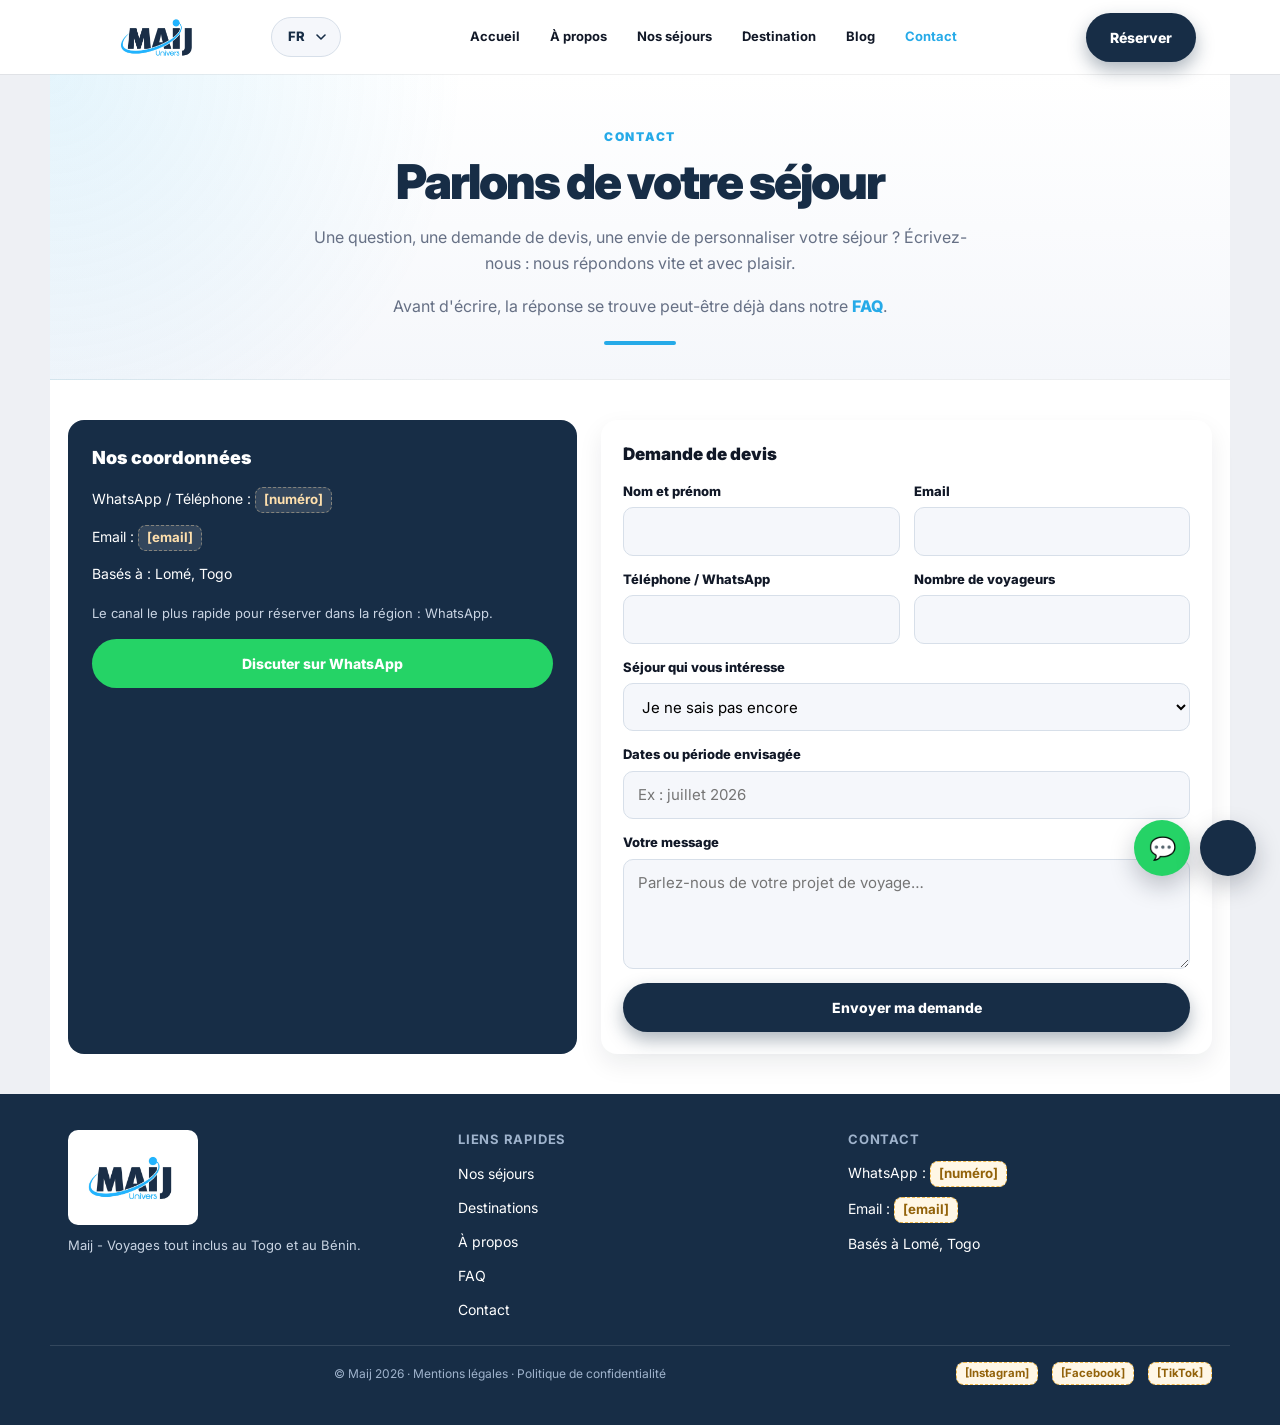
<file: contact.html>
<!DOCTYPE html>
<html lang="fr">
<head>
  <meta charset="UTF-8" />
  <meta name="viewport" content="width=device-width, initial-scale=1.0" />
  <title data-i18n-title="contact.meta.title">Contact - Maij</title>
  <meta name="description" data-i18n-content="contact.meta.desc" content="Demandez un devis ou réservez votre séjour tout inclus au Togo et au Bénin. Réponse rapide par WhatsApp ou email." />
  <link rel="preconnect" href="https://fonts.googleapis.com">
  <link rel="preconnect" href="https://fonts.gstatic.com" crossorigin>
  <link href="https://fonts.googleapis.com/css2?family=Inter:wght@400;500;600;700;800;900&display=swap" rel="stylesheet">
  <link rel="stylesheet" href="style.css" />
</head>
<body>
  <a class="skip-link" href="#main" data-i18n="skip.content">Aller au contenu</a>

  <header class="site-header">
    <div class="header-inner">
      <a href="index.html" class="brand">
        <img src="assets/maij-logo.jpeg" alt="Logo Maij" />
      </a>

      <div class="lang-switch">
        <select class="lang-select" aria-label="Choisir la langue / Choose language">
          <option value="fr">FR</option>
          <option value="en">EN</option>
          <option value="es">ES</option>
          <option value="de">DE</option>
        </select>
      </div>

      <button class="menu-btn" aria-label="Ouvrir le menu" data-i18n-aria-label="menu.open" aria-expanded="false">☰</button>

      <div class="nav-overlay"></div>

      <nav class="navbar">
        <button class="nav-close" aria-label="Fermer le menu" data-i18n-aria-label="menu.close">✕</button>
        <a href="index.html" data-i18n="nav.accueil">Accueil</a>
        <a href="a-propos.html" data-i18n="nav.apropos">À propos</a>
        <a href="sejours.html" data-i18n="nav.sejours">Nos séjours</a>
        <a href="destinations.html" data-i18n="nav.destination">Destination</a>
        <a href="blog.html" data-i18n="nav.blog">Blog</a>
        <a href="contact.html" data-i18n="nav.contact">Contact</a>
        <a href="contact.html" class="btn btn-primary nav-cta" data-i18n="nav.reserver">Réserver</a>
      </nav>

      <a href="contact.html" class="btn btn-primary header-cta" data-i18n="nav.reserver">Réserver</a>
    </div>
  </header>

  <main id="main">
    <section class="page-heading">
      <div class="page-heading-inner">
        <p class="eyebrow" data-i18n="contact.hero.eyebrow">Contact</p>
        <h1 data-i18n="contact.hero.title">Parlons de votre séjour</h1>
        <p class="page-heading-text" data-i18n="contact.hero.text">
          Une question, une demande de devis, une envie de personnaliser votre séjour ?
          Écrivez-nous : nous répondons vite et avec plaisir.
        </p>
        <p class="page-heading-text" data-i18n-html="contact.hero.faq_hint">
          Avant d'écrire, la réponse se trouve peut-être déjà dans notre
          <a href="faq.html" style="color:var(--primary);font-weight:800;">FAQ</a>.
        </p>
      </div>
    </section>

    <section class="section section--white">
      <div class="contact-grid reveal-group">

        <div class="contact-info reveal">
          <h2 data-i18n="contact.info.title">Nos coordonnées</h2>
          <ul>
            <li><span data-i18n="contact.info.whatsapp_label">WhatsApp / Téléphone :</span> <span class="todo" data-i18n="todo.number">[numéro]</span></li>
            <li><span data-i18n="footer.email_label">Email :</span> <span class="todo" data-i18n="todo.email">[email]</span></li>
            <li data-i18n="contact.info.based">Basés à : Lomé, Togo</li>
          </ul>
          <p style="font-size:13px;color:#c9d4e3;margin-bottom:16px;" data-i18n="contact.info.whatsapp_tip">
            Le canal le plus rapide pour réserver dans la région : WhatsApp.
          </p>
          <a href="#" class="btn btn-whatsapp btn-block" data-i18n="contact.info.whatsapp_btn">Discuter sur WhatsApp</a>
        </div>

        <form class="contact-form reveal" aria-label="Formulaire de demande de devis">
          <h2 style="font-size:17px;font-weight:900;" data-i18n="contact.form.title">Demande de devis</h2>

          <div class="form-row form-row--2">
            <div class="form-field">
              <label for="nom" data-i18n="contact.form.name">Nom et prénom</label>
              <input type="text" id="nom" name="nom" required autocomplete="name" />
            </div>
            <div class="form-field">
              <label for="email" data-i18n="contact.form.email">Email</label>
              <input type="email" id="email" name="email" required autocomplete="email" />
            </div>
          </div>

          <div class="form-row form-row--2">
            <div class="form-field">
              <label for="telephone" data-i18n="contact.form.phone">Téléphone / WhatsApp</label>
              <input type="tel" id="telephone" name="telephone" autocomplete="tel" />
            </div>
            <div class="form-field">
              <label for="voyageurs" data-i18n="contact.form.travelers">Nombre de voyageurs</label>
              <input type="number" id="voyageurs" name="voyageurs" min="1" />
            </div>
          </div>

          <div class="form-field">
            <label for="sejour" data-i18n="contact.form.sejour">Séjour qui vous intéresse</label>
            <select id="sejour" name="sejour">
              <option value="decouverte-express" data-i18n="common.pack1.title">Découverte Express</option>
              <option value="culture-nature" data-i18n="common.pack2.title">Culture &amp; Nature</option>
              <option value="lome-cotonou-court" data-i18n="common.pack3.title">Lomé + Cotonou (court)</option>
              <option value="lome-cotonou-long" data-i18n="common.pack4.title">Lomé + Cotonou (long)</option>
              <option value="je-ne-sais-pas" selected data-i18n="contact.form.unsure">Je ne sais pas encore</option>
            </select>
          </div>

          <div class="form-field">
            <label for="dates" data-i18n="contact.form.dates">Dates ou période envisagée</label>
            <input type="text" id="dates" name="dates" placeholder="Ex : juillet 2026" data-i18n-placeholder="contact.form.dates_placeholder" />
          </div>

          <div class="form-field">
            <label for="message" data-i18n="contact.form.message">Votre message</label>
            <textarea id="message" name="message" placeholder="Parlez-nous de votre projet de voyage…" data-i18n-placeholder="contact.form.message_placeholder"></textarea>
          </div>

          <button type="submit" class="btn btn-primary btn-block" data-i18n="contact.form.submit">Envoyer ma demande</button>
        </form>

      </div>
    </section>
  </main>

  <footer class="site-footer">
    <div class="footer-inner">
      <div class="footer-brand">
        <div style="background:#fff;border-radius:10px;padding:6px;width:130px;">
          <img src="assets/maij-logo.jpeg" alt="Logo Maij" />
        </div>
        <p data-i18n="footer.tagline">Maij - Voyages tout inclus au Togo et au Bénin.</p>
      </div>
      <div class="footer-col">
        <h4 data-i18n="footer.quicklinks">Liens rapides</h4>
        <ul>
          <li><a href="sejours.html" data-i18n="nav.sejours">Nos séjours</a></li>
          <li><a href="destinations.html" data-i18n="nav.destinations">Destinations</a></li>
          <li><a href="a-propos.html" data-i18n="nav.apropos">À propos</a></li>
          <li><a href="faq.html" data-i18n="nav.faq">FAQ</a></li>
          <li><a href="contact.html" data-i18n="nav.contact">Contact</a></li>
        </ul>
      </div>
      <div class="footer-col">
        <h4 data-i18n="footer.contact_title">Contact</h4>
        <ul>
          <li><span data-i18n="footer.whatsapp_label">WhatsApp :</span> <span class="todo" data-i18n="todo.number">[numéro]</span></li>
          <li><span data-i18n="footer.email_label">Email :</span> <span class="todo" data-i18n="todo.email">[email]</span></li>
          <li data-i18n="footer.based">Basés à Lomé, Togo</li>
        </ul>
      </div>
    </div>
    <div class="footer-bottom">
      <p data-i18n="footer.legal">© Maij 2026 · Mentions légales · Politique de confidentialité</p>
      <div style="display:flex;gap:14px;">
        <a href="#" class="todo" data-i18n="todo.instagram">[Instagram]</a>
        <a href="#" class="todo" data-i18n="todo.facebook">[Facebook]</a>
        <a href="#" class="todo" data-i18n="todo.tiktok">[TikTok]</a>
      </div>
    </div>
  </footer>

  <div class="float-cta">
    <a href="#" class="btn btn-whatsapp"><span class="label">WhatsApp</span><span aria-hidden="true">💬</span></a>
    <a href="contact.html" class="btn btn-primary"><span class="label" data-i18n="nav.reserver">Réserver</span></a>
  </div>

  <script src="translations.js"></script>
  <script src="i18n.js"></script>
  <script src="animations.js"></script>
  <script src="script.js"></script>
  <script>
    document.querySelector(".contact-form")?.addEventListener("submit", function (event) {
      event.preventDefault();
      alert(window.maijT ? window.maijT("contact.form.success") : "Merci ! Votre demande a bien été notée.");
    });
  </script>
</body>
</html>
</file>
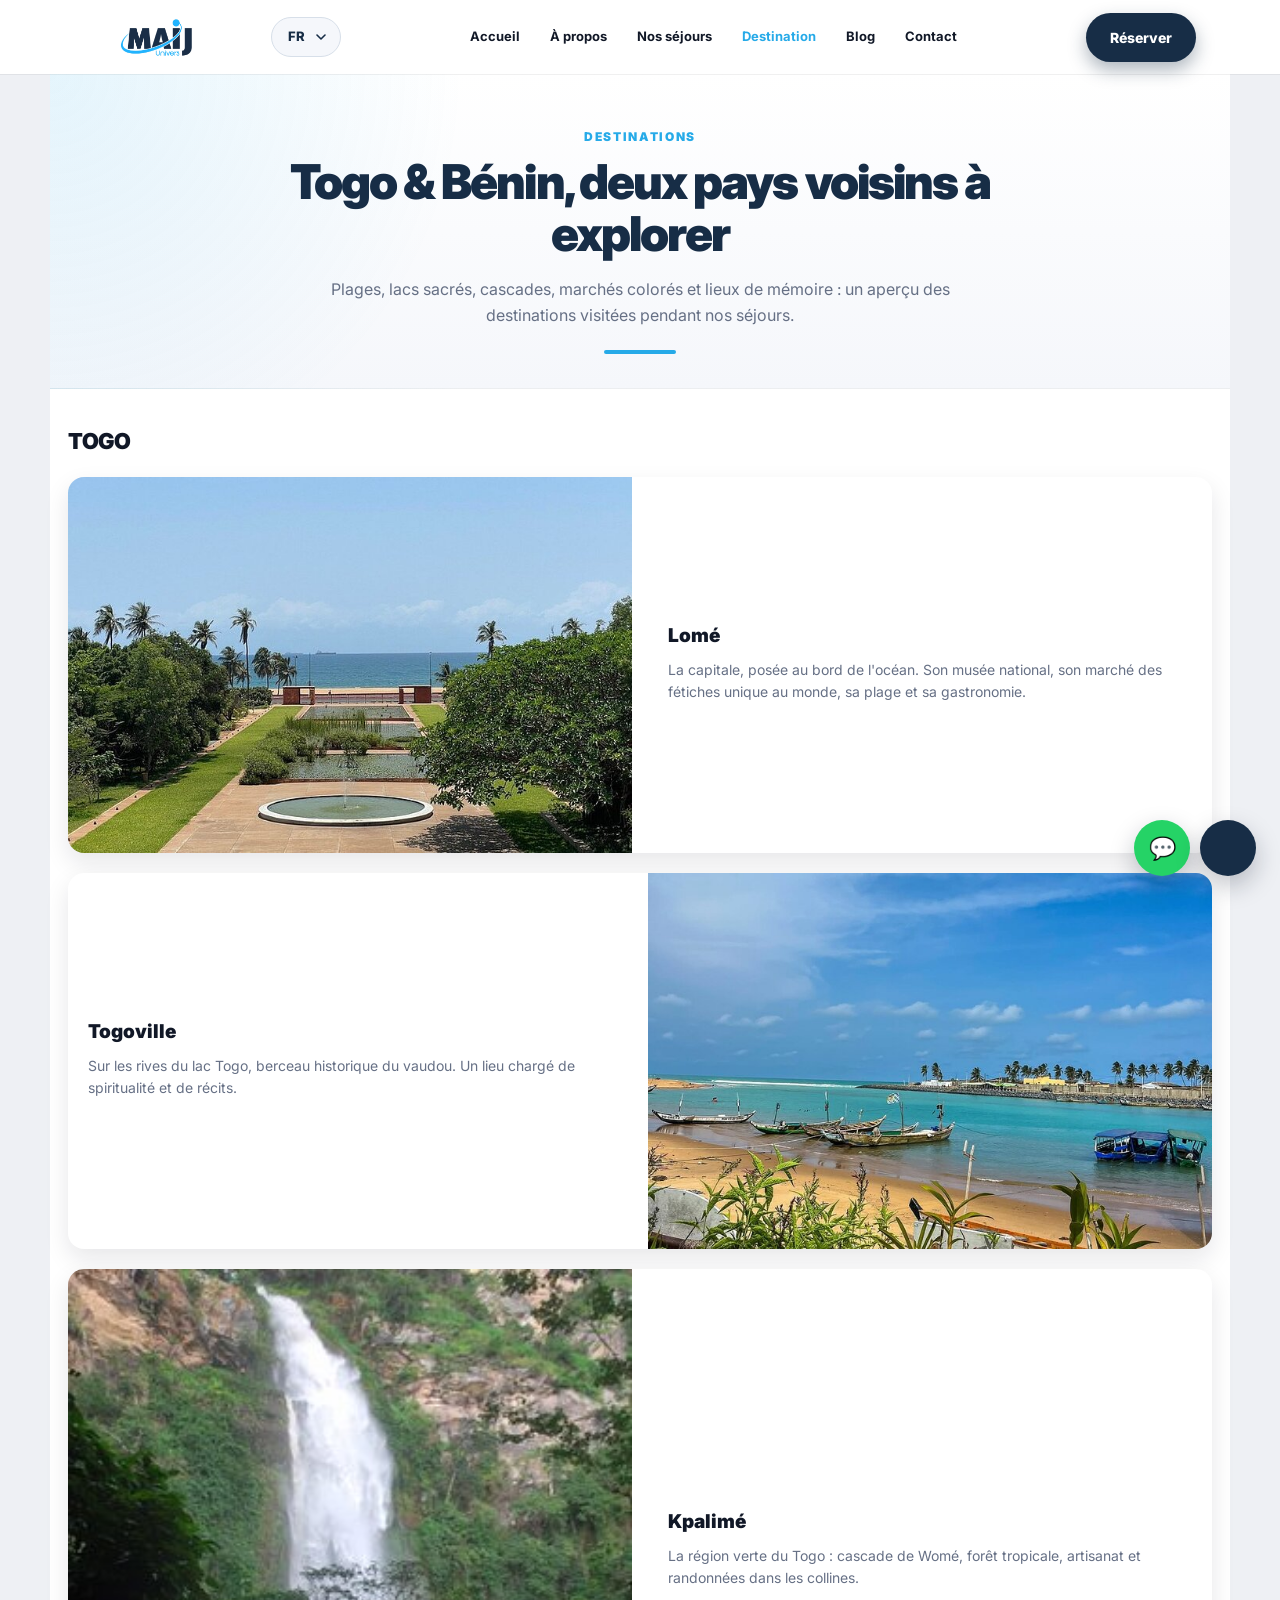
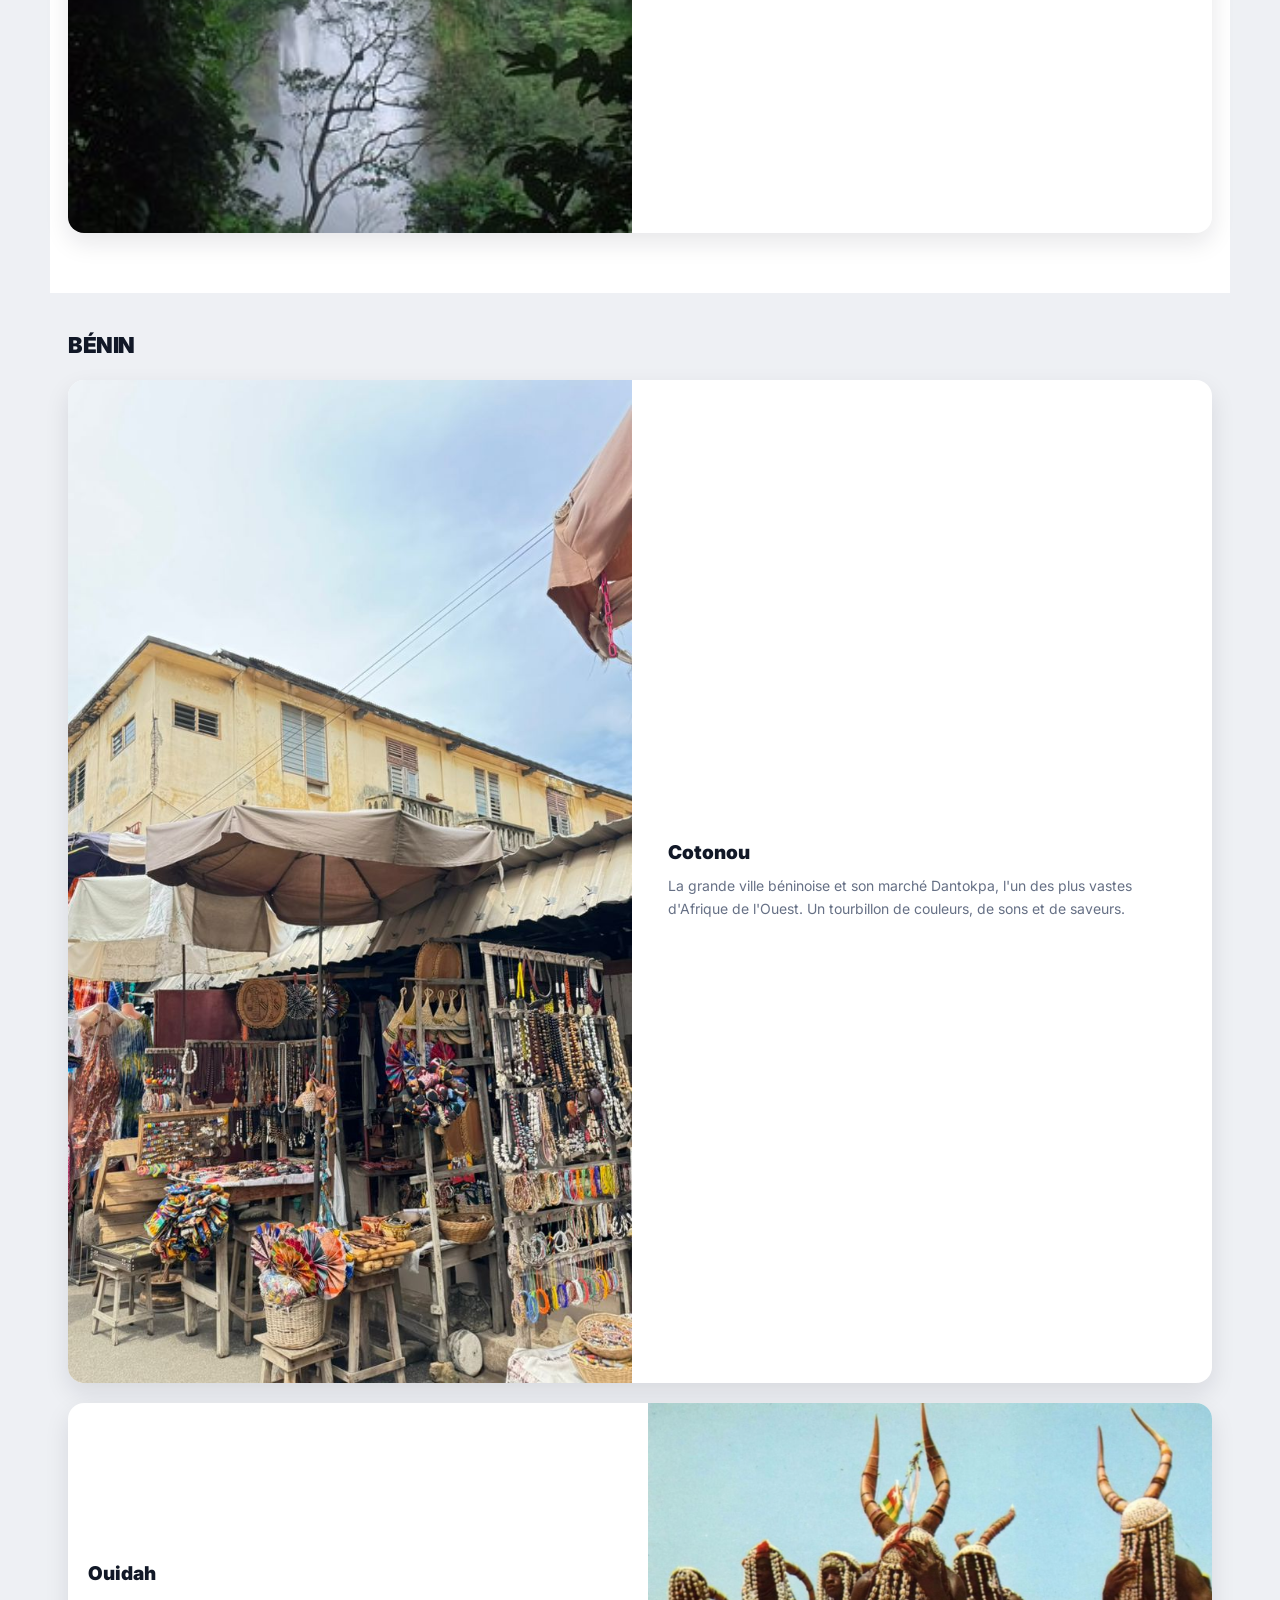
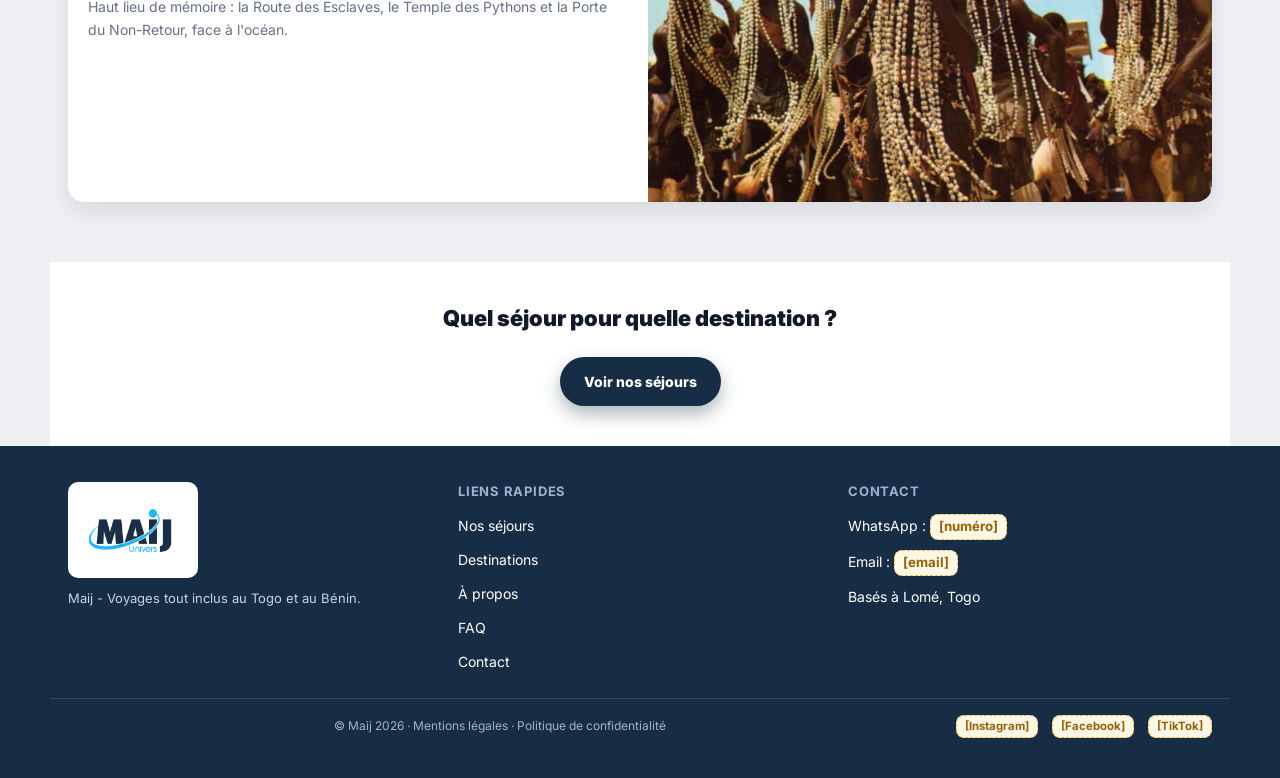
<file: destinations.html>
<!DOCTYPE html>
<html lang="fr">
<head>
  <meta charset="UTF-8" />
  <meta name="viewport" content="width=device-width, initial-scale=1.0" />
  <title data-i18n-title="destinations.meta.title">Destinations - Togo &amp; Bénin - Maij</title>
  <meta name="description" data-i18n-content="destinations.meta.desc" content="Lomé, Togoville, Kpalimé, Cotonou, Ouidah : découvrez les destinations de nos séjours tout inclus au Togo et au Bénin." />
  <link rel="preconnect" href="https://fonts.googleapis.com">
  <link rel="preconnect" href="https://fonts.gstatic.com" crossorigin>
  <link href="https://fonts.googleapis.com/css2?family=Inter:wght@400;500;600;700;800;900&display=swap" rel="stylesheet">
  <link rel="stylesheet" href="style.css" />
</head>
<body>
  <a class="skip-link" href="#main" data-i18n="skip.content">Aller au contenu</a>

  <header class="site-header">
    <div class="header-inner">
      <a href="index.html" class="brand">
        <img src="assets/maij-logo.jpeg" alt="Logo Maij" />
      </a>

      <div class="lang-switch">
        <select class="lang-select" aria-label="Choisir la langue / Choose language">
          <option value="fr">FR</option>
          <option value="en">EN</option>
          <option value="es">ES</option>
          <option value="de">DE</option>
        </select>
      </div>

      <button class="menu-btn" aria-label="Ouvrir le menu" data-i18n-aria-label="menu.open" aria-expanded="false">☰</button>

      <div class="nav-overlay"></div>

      <nav class="navbar">
        <button class="nav-close" aria-label="Fermer le menu" data-i18n-aria-label="menu.close">✕</button>
        <a href="index.html" data-i18n="nav.accueil">Accueil</a>
        <a href="a-propos.html" data-i18n="nav.apropos">À propos</a>
        <a href="sejours.html" data-i18n="nav.sejours">Nos séjours</a>
        <a href="destinations.html" data-i18n="nav.destination">Destination</a>
        <a href="blog.html" data-i18n="nav.blog">Blog</a>
        <a href="contact.html" data-i18n="nav.contact">Contact</a>
        <a href="contact.html" class="btn btn-primary nav-cta" data-i18n="nav.reserver">Réserver</a>
      </nav>

      <a href="contact.html" class="btn btn-primary header-cta" data-i18n="nav.reserver">Réserver</a>
    </div>
  </header>

  <main id="main">
    <section class="page-heading">
      <div class="page-heading-inner">
        <p class="eyebrow" data-i18n="destinations.hero.eyebrow">Destinations</p>
        <h1 data-i18n="destinations.hero.title">Togo &amp; Bénin, deux pays voisins à explorer</h1>
        <p class="page-heading-text" data-i18n="destinations.hero.text">
          Plages, lacs sacrés, cascades, marchés colorés et lieux de mémoire :
          un aperçu des destinations visitées pendant nos séjours.
        </p>
      </div>
    </section>

    <section class="section section--white">
      <div class="section-title">
        <h2 data-i18n="common.togo">Togo</h2>
      </div>

      <div class="destination-block reveal">
        <img src="assets/img/lome-bord-de-mer.jpg" alt="Front de mer et jardins de Lomé, capitale du Togo" data-i18n-alt="destinations.lome.alt" loading="lazy" />
        <div class="destination-text">
          <h3 data-i18n="destinations.lome.title">Lomé</h3>
          <p data-i18n="destinations.lome.text">La capitale, posée au bord de l'océan. Son musée national, son marché des fétiches unique au monde, sa plage et sa gastronomie.</p>
        </div>
      </div>

      <div class="destination-block reverse reveal">
        <img src="assets/img/hero-plage-lome.jpg" alt="Pirogues de pêcheurs sur la plage près de Lomé" data-i18n-alt="destinations.togoville.alt" loading="lazy" />
        <div class="destination-text">
          <h3 data-i18n="destinations.togoville.title">Togoville</h3>
          <p data-i18n="destinations.togoville.text">Sur les rives du lac Togo, berceau historique du vaudou. Un lieu chargé de spiritualité et de récits.</p>
        </div>
      </div>

      <div class="destination-block reveal">
        <img src="assets/img/cascade-kpalime.jpg" alt="Cascade dans la forêt tropicale de Kpalimé" data-i18n-alt="destinations.kpalime.alt" loading="lazy" />
        <div class="destination-text">
          <h3 data-i18n="destinations.kpalime.title">Kpalimé</h3>
          <p data-i18n="destinations.kpalime.text">La région verte du Togo : cascade de Womé, forêt tropicale, artisanat et randonnées dans les collines.</p>
        </div>
      </div>
    </section>

    <section class="section">
      <div class="section-title">
        <h2 data-i18n="common.benin">Bénin</h2>
      </div>

      <div class="destination-block reveal">
        <img src="assets/img/imaget4.jpeg" alt="Marché artisanal coloré au Bénin, étals de tissus et bijoux" data-i18n-alt="destinations.cotonou.alt" loading="lazy" />
        <div class="destination-text">
          <h3 data-i18n="destinations.cotonou.title">Cotonou</h3>
          <p data-i18n="destinations.cotonou.text">La grande ville béninoise et son marché Dantokpa, l'un des plus vastes d'Afrique de l'Ouest. Un tourbillon de couleurs, de sons et de saveurs.</p>
        </div>
      </div>

      <div class="destination-block reverse reveal">
        <img src="assets/img/culture-vaudou.png" alt="Objets et parures rituelles liés à la culture vaudou" data-i18n-alt="destinations.ouidah.alt" loading="lazy" />
        <div class="destination-text">
          <h3 data-i18n="destinations.ouidah.title">Ouidah</h3>
          <p data-i18n="destinations.ouidah.text">Haut lieu de mémoire : la Route des Esclaves, le Temple des Pythons et la Porte du Non-Retour, face à l'océan.</p>
        </div>
      </div>
    </section>

    <section class="section section--white reveal" style="text-align:center;">
      <h2 style="font-size:22px;font-weight:900;margin-bottom:14px;" data-i18n="destinations.cta.title">Quel séjour pour quelle destination ?</h2>
      <div class="btn-row" style="justify-content:center;">
        <a href="sejours.html" class="btn btn-primary" data-i18n="destinations.cta.btn">Voir nos séjours</a>
      </div>
    </section>
  </main>

  <footer class="site-footer">
    <div class="footer-inner">
      <div class="footer-brand">
        <div style="background:#fff;border-radius:10px;padding:6px;width:130px;">
          <img src="assets/maij-logo.jpeg" alt="Logo Maij" />
        </div>
        <p data-i18n="footer.tagline">Maij - Voyages tout inclus au Togo et au Bénin.</p>
      </div>
      <div class="footer-col">
        <h4 data-i18n="footer.quicklinks">Liens rapides</h4>
        <ul>
          <li><a href="sejours.html" data-i18n="nav.sejours">Nos séjours</a></li>
          <li><a href="destinations.html" data-i18n="nav.destinations">Destinations</a></li>
          <li><a href="a-propos.html" data-i18n="nav.apropos">À propos</a></li>
          <li><a href="faq.html" data-i18n="nav.faq">FAQ</a></li>
          <li><a href="contact.html" data-i18n="nav.contact">Contact</a></li>
        </ul>
      </div>
      <div class="footer-col">
        <h4 data-i18n="footer.contact_title">Contact</h4>
        <ul>
          <li><span data-i18n="footer.whatsapp_label">WhatsApp :</span> <span class="todo" data-i18n="todo.number">[numéro]</span></li>
          <li><span data-i18n="footer.email_label">Email :</span> <span class="todo" data-i18n="todo.email">[email]</span></li>
          <li data-i18n="footer.based">Basés à Lomé, Togo</li>
        </ul>
      </div>
    </div>
    <div class="footer-bottom">
      <p data-i18n="footer.legal">© Maij 2026 · Mentions légales · Politique de confidentialité</p>
      <div style="display:flex;gap:14px;">
        <a href="#" class="todo" data-i18n="todo.instagram">[Instagram]</a>
        <a href="#" class="todo" data-i18n="todo.facebook">[Facebook]</a>
        <a href="#" class="todo" data-i18n="todo.tiktok">[TikTok]</a>
      </div>
    </div>
  </footer>

  <div class="float-cta">
    <a href="#" class="btn btn-whatsapp"><span class="label">WhatsApp</span><span aria-hidden="true">💬</span></a>
    <a href="contact.html" class="btn btn-primary"><span class="label" data-i18n="nav.reserver">Réserver</span></a>
  </div>

  <script src="translations.js"></script>
  <script src="i18n.js"></script>
  <script src="animations.js"></script>
  <script src="script.js"></script>
</body>
</html>
</file>
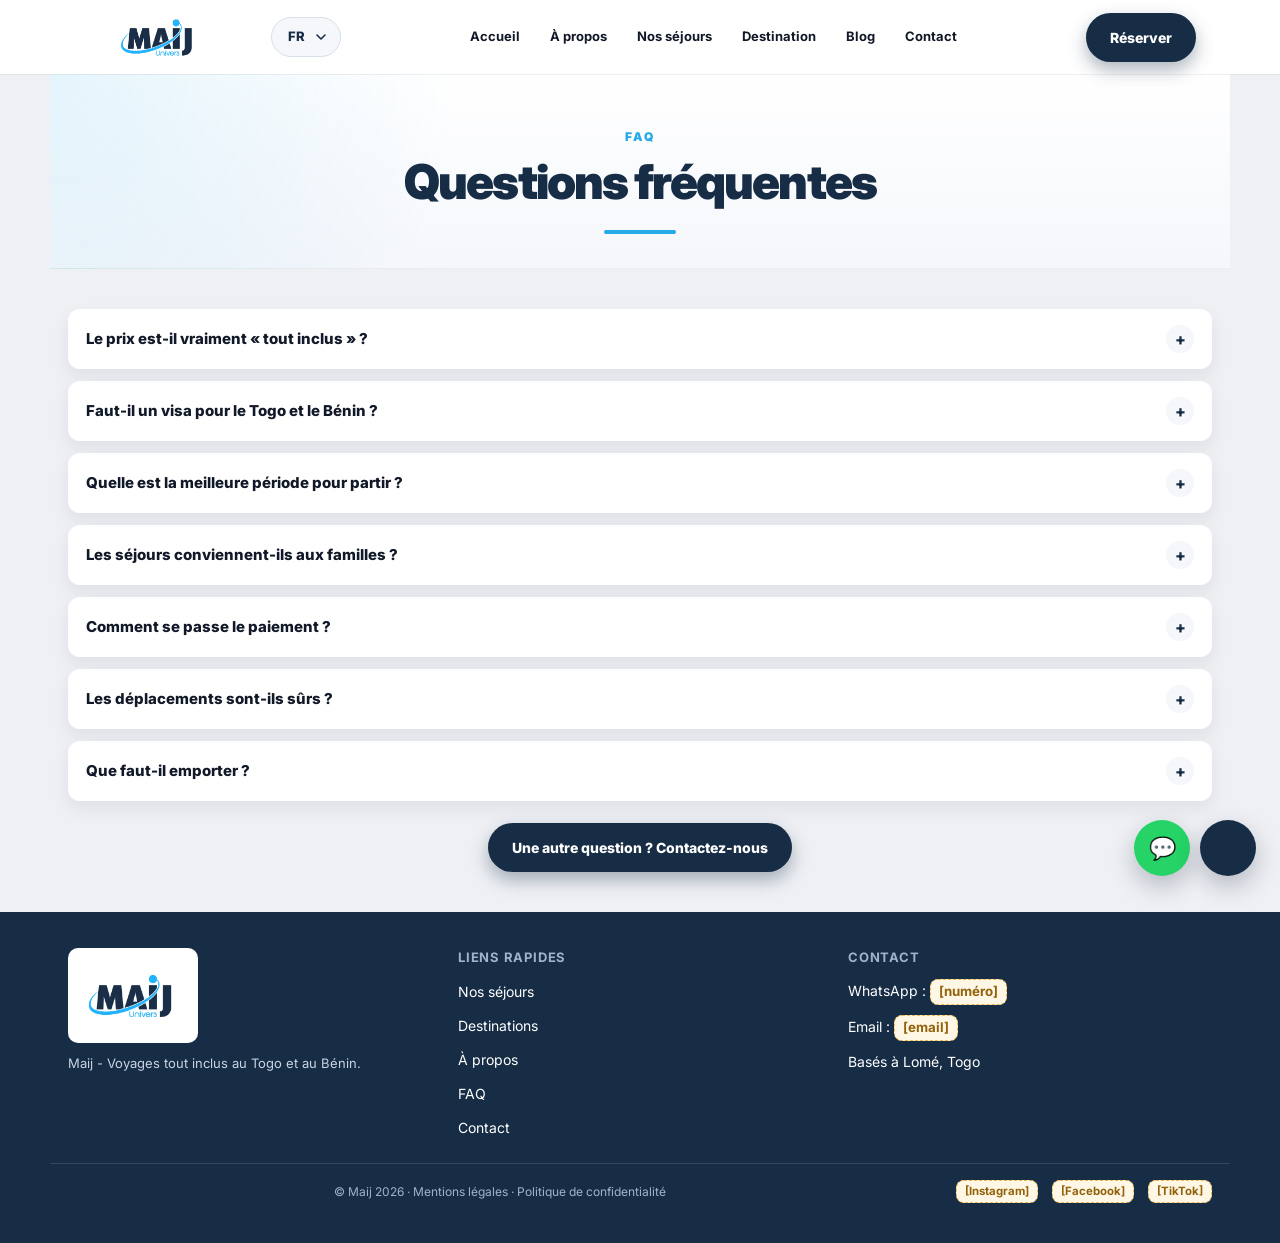
<file: faq.html>
<!DOCTYPE html>
<html lang="fr">
<head>
  <meta charset="UTF-8" />
  <meta name="viewport" content="width=device-width, initial-scale=1.0" />
  <title data-i18n-title="faq.meta.title">FAQ - Questions fréquentes - Maij</title>
  <meta name="description" data-i18n-content="faq.meta.desc" content="Visa, prix tout inclus, paiement, sécurité : les réponses aux questions fréquentes sur nos séjours au Togo et au Bénin." />
  <link rel="preconnect" href="https://fonts.googleapis.com">
  <link rel="preconnect" href="https://fonts.gstatic.com" crossorigin>
  <link href="https://fonts.googleapis.com/css2?family=Inter:wght@400;500;600;700;800;900&display=swap" rel="stylesheet">
  <link rel="stylesheet" href="style.css" />
</head>
<body>
  <a class="skip-link" href="#main" data-i18n="skip.content">Aller au contenu</a>

  <header class="site-header">
    <div class="header-inner">
      <a href="index.html" class="brand">
        <img src="assets/maij-logo.jpeg" alt="Logo Maij" />
      </a>

      <div class="lang-switch">
        <select class="lang-select" aria-label="Choisir la langue / Choose language">
          <option value="fr">FR</option>
          <option value="en">EN</option>
          <option value="es">ES</option>
          <option value="de">DE</option>
        </select>
      </div>

      <button class="menu-btn" aria-label="Ouvrir le menu" data-i18n-aria-label="menu.open" aria-expanded="false">☰</button>

      <div class="nav-overlay"></div>

      <nav class="navbar">
        <button class="nav-close" aria-label="Fermer le menu" data-i18n-aria-label="menu.close">✕</button>
        <a href="index.html" data-i18n="nav.accueil">Accueil</a>
        <a href="a-propos.html" data-i18n="nav.apropos">À propos</a>
        <a href="sejours.html" data-i18n="nav.sejours">Nos séjours</a>
        <a href="destinations.html" data-i18n="nav.destination">Destination</a>
        <a href="blog.html" data-i18n="nav.blog">Blog</a>
        <a href="contact.html" data-i18n="nav.contact">Contact</a>
        <a href="contact.html" class="btn btn-primary nav-cta" data-i18n="nav.reserver">Réserver</a>
      </nav>

      <a href="contact.html" class="btn btn-primary header-cta" data-i18n="nav.reserver">Réserver</a>
    </div>
  </header>

  <main id="main">
    <section class="page-heading">
      <div class="page-heading-inner">
        <p class="eyebrow" data-i18n="faq.hero.eyebrow">FAQ</p>
        <h1 data-i18n="faq.hero.title">Questions fréquentes</h1>
      </div>
    </section>

    <section class="section">
      <div class="faq-list reveal-group">

        <div class="faq-item reveal">
          <button class="faq-question" aria-expanded="false">
            <span data-i18n="faq.q1.question">Le prix est-il vraiment « tout inclus » ?</span>
            <span class="icon">+</span>
          </button>
          <div class="faq-answer">
            <p data-i18n="faq.q1.answer">Oui. Hébergement, repas, transferts et excursions du programme sont compris. Seuls restent à votre charge les vols internationaux, le visa, l'assurance et vos dépenses personnelles.</p>
          </div>
        </div>

        <div class="faq-item reveal">
          <button class="faq-question" aria-expanded="false">
            <span data-i18n="faq.q2.question">Faut-il un visa pour le Togo et le Bénin ?</span>
            <span class="icon">+</span>
          </button>
          <div class="faq-answer">
            <p data-i18n-html="faq.q2.answer"><span class="todo">[À confirmer par le client.]</span> Selon votre nationalité, un visa peut être nécessaire pour l'un ou l'autre pays. Nous vous indiquons la marche à suivre, mais les démarches restent à la charge du voyageur.</p>
          </div>
        </div>

        <div class="faq-item reveal">
          <button class="faq-question" aria-expanded="false">
            <span data-i18n="faq.q3.question">Quelle est la meilleure période pour partir ?</span>
            <span class="icon">+</span>
          </button>
          <div class="faq-answer">
            <p data-i18n-html="faq.q3.answer"><span class="todo">[À compléter par le client.]</span> La saison sèche est généralement la plus agréable pour visiter la région.</p>
          </div>
        </div>

        <div class="faq-item reveal">
          <button class="faq-question" aria-expanded="false">
            <span data-i18n="faq.q4.question">Les séjours conviennent-ils aux familles ?</span>
            <span class="icon">+</span>
          </button>
          <div class="faq-answer">
            <p data-i18n="faq.q4.answer">Oui, nos formules s'adaptent. Contactez-nous pour ajuster le rythme ou les activités.</p>
          </div>
        </div>

        <div class="faq-item reveal">
          <button class="faq-question" aria-expanded="false">
            <span data-i18n="faq.q5.question">Comment se passe le paiement ?</span>
            <span class="icon">+</span>
          </button>
          <div class="faq-answer">
            <p data-i18n-html="faq.q5.answer"><span class="todo">[À préciser par le client : acompte à la réservation, solde avant le départ, moyens de paiement acceptés.]</span></p>
          </div>
        </div>

        <div class="faq-item reveal">
          <button class="faq-question" aria-expanded="false">
            <span data-i18n="faq.q6.question">Les déplacements sont-ils sûrs ?</span>
            <span class="icon">+</span>
          </button>
          <div class="faq-answer">
            <p data-i18n="faq.q6.answer">Nous privilégions des transports fiables et un accompagnement local sur toute la durée du séjour.</p>
          </div>
        </div>

        <div class="faq-item reveal">
          <button class="faq-question" aria-expanded="false">
            <span data-i18n="faq.q7.question">Que faut-il emporter ?</span>
            <span class="icon">+</span>
          </button>
          <div class="faq-answer">
            <p data-i18n="faq.q7.answer">Vêtements légers, protection solaire, anti-moustiques et un peu de liquide pour les marchés et les pourboires. Nous vous envoyons une liste détaillée après réservation.</p>
          </div>
        </div>

      </div>

      <div class="btn-row" style="justify-content:center;">
        <a href="contact.html" class="btn btn-primary" data-i18n="faq.cta.btn">Une autre question ? Contactez-nous</a>
      </div>
    </section>
  </main>

  <footer class="site-footer">
    <div class="footer-inner">
      <div class="footer-brand">
        <div style="background:#fff;border-radius:10px;padding:6px;width:130px;">
          <img src="assets/maij-logo.jpeg" alt="Logo Maij" />
        </div>
        <p data-i18n="footer.tagline">Maij - Voyages tout inclus au Togo et au Bénin.</p>
      </div>
      <div class="footer-col">
        <h4 data-i18n="footer.quicklinks">Liens rapides</h4>
        <ul>
          <li><a href="sejours.html" data-i18n="nav.sejours">Nos séjours</a></li>
          <li><a href="destinations.html" data-i18n="nav.destinations">Destinations</a></li>
          <li><a href="a-propos.html" data-i18n="nav.apropos">À propos</a></li>
          <li><a href="faq.html" data-i18n="nav.faq">FAQ</a></li>
          <li><a href="contact.html" data-i18n="nav.contact">Contact</a></li>
        </ul>
      </div>
      <div class="footer-col">
        <h4 data-i18n="footer.contact_title">Contact</h4>
        <ul>
          <li><span data-i18n="footer.whatsapp_label">WhatsApp :</span> <span class="todo" data-i18n="todo.number">[numéro]</span></li>
          <li><span data-i18n="footer.email_label">Email :</span> <span class="todo" data-i18n="todo.email">[email]</span></li>
          <li data-i18n="footer.based">Basés à Lomé, Togo</li>
        </ul>
      </div>
    </div>
    <div class="footer-bottom">
      <p data-i18n="footer.legal">© Maij 2026 · Mentions légales · Politique de confidentialité</p>
      <div style="display:flex;gap:14px;">
        <a href="#" class="todo" data-i18n="todo.instagram">[Instagram]</a>
        <a href="#" class="todo" data-i18n="todo.facebook">[Facebook]</a>
        <a href="#" class="todo" data-i18n="todo.tiktok">[TikTok]</a>
      </div>
    </div>
  </footer>

  <div class="float-cta">
    <a href="#" class="btn btn-whatsapp"><span class="label">WhatsApp</span><span aria-hidden="true">💬</span></a>
    <a href="contact.html" class="btn btn-primary"><span class="label" data-i18n="nav.reserver">Réserver</span></a>
  </div>

  <script src="translations.js"></script>
  <script src="i18n.js"></script>
  <script src="animations.js"></script>
  <script src="script.js"></script>
</body>
</html>
</file>
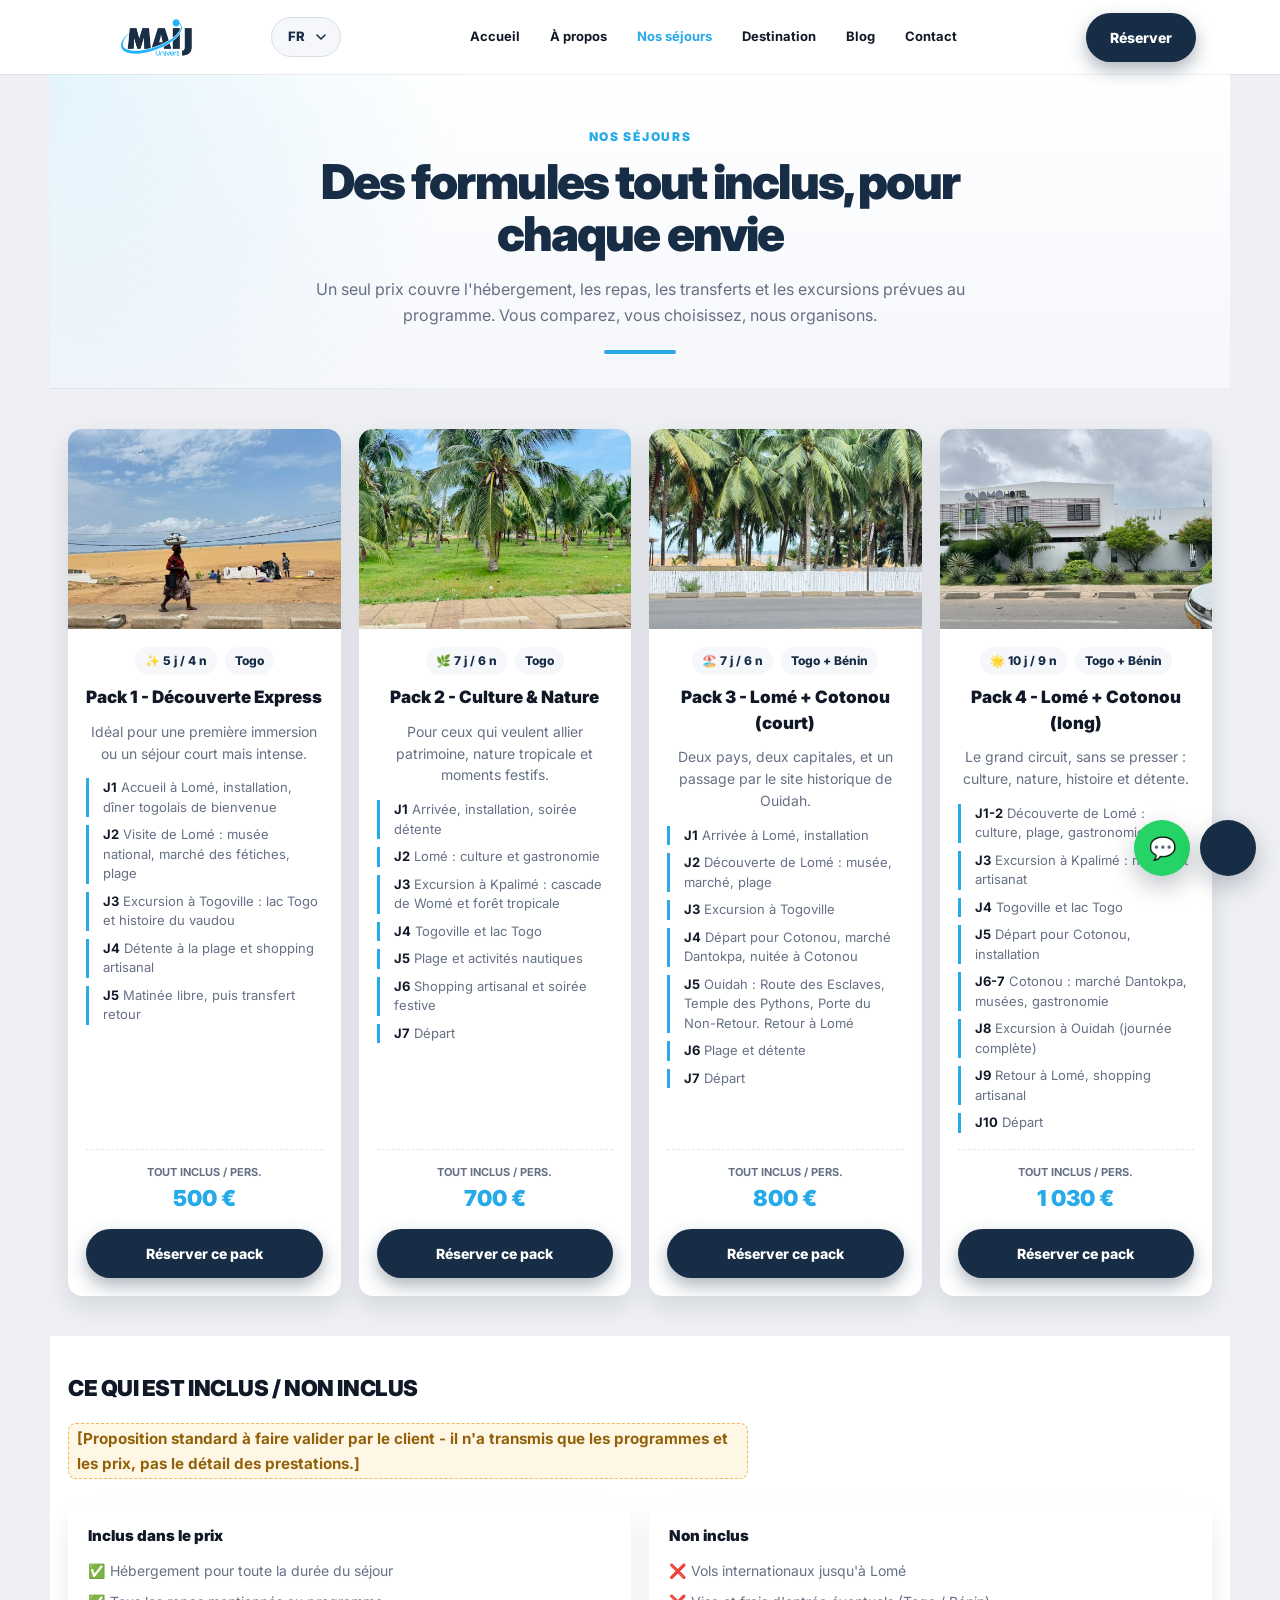
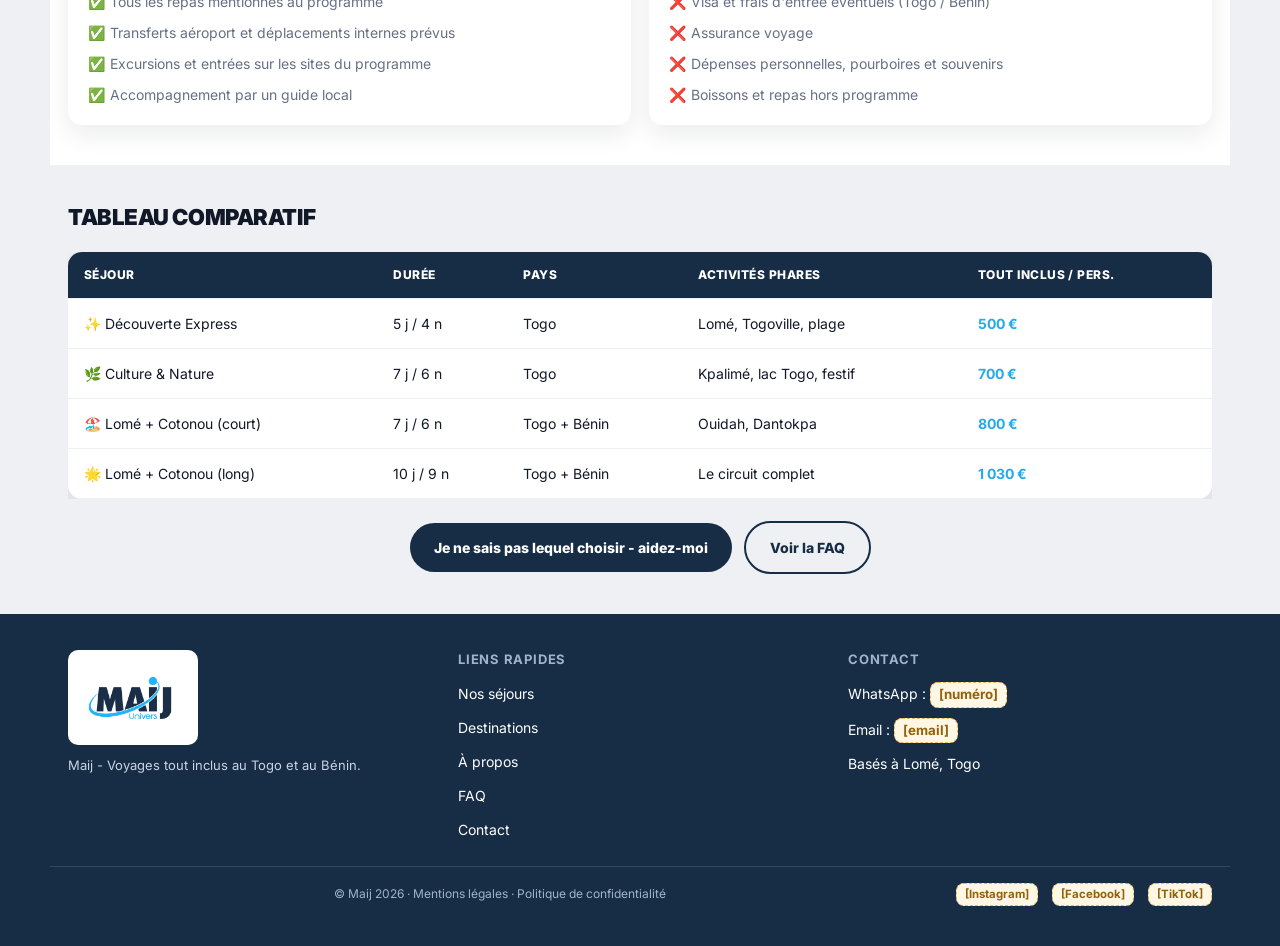
<file: sejours.html>
<!DOCTYPE html>
<html lang="fr">
<head>
  <meta charset="UTF-8" />
  <meta name="viewport" content="width=device-width, initial-scale=1.0" />
  <title data-i18n-title="sejours.meta.title">Nos séjours tout inclus - Maij</title>
  <meta name="description" data-i18n-content="sejours.meta.desc" content="4 séjours tout inclus au Togo et au Bénin, de 5 à 10 jours. Hébergement, repas, transferts et excursions compris." />
  <link rel="preconnect" href="https://fonts.googleapis.com">
  <link rel="preconnect" href="https://fonts.gstatic.com" crossorigin>
  <link href="https://fonts.googleapis.com/css2?family=Inter:wght@400;500;600;700;800;900&display=swap" rel="stylesheet">
  <link rel="stylesheet" href="style.css" />
</head>
<body>
  <a class="skip-link" href="#main" data-i18n="skip.content">Aller au contenu</a>

  <header class="site-header">
    <div class="header-inner">
      <a href="index.html" class="brand">
        <img src="assets/maij-logo.jpeg" alt="Logo Maij" />
      </a>

      <div class="lang-switch">
        <select class="lang-select" aria-label="Choisir la langue / Choose language">
          <option value="fr">FR</option>
          <option value="en">EN</option>
          <option value="es">ES</option>
          <option value="de">DE</option>
        </select>
      </div>

      <button class="menu-btn" aria-label="Ouvrir le menu" data-i18n-aria-label="menu.open" aria-expanded="false">☰</button>

      <div class="nav-overlay"></div>

      <nav class="navbar">
        <button class="nav-close" aria-label="Fermer le menu" data-i18n-aria-label="menu.close">✕</button>
        <a href="index.html" data-i18n="nav.accueil">Accueil</a>
        <a href="a-propos.html" data-i18n="nav.apropos">À propos</a>
        <a href="sejours.html" data-i18n="nav.sejours">Nos séjours</a>
        <a href="destinations.html" data-i18n="nav.destination">Destination</a>
        <a href="blog.html" data-i18n="nav.blog">Blog</a>
        <a href="contact.html" data-i18n="nav.contact">Contact</a>
        <a href="contact.html" class="btn btn-primary nav-cta" data-i18n="nav.reserver">Réserver</a>
      </nav>

      <a href="contact.html" class="btn btn-primary header-cta" data-i18n="nav.reserver">Réserver</a>
    </div>
  </header>

  <main id="main">
    <section class="page-heading">
      <div class="page-heading-inner">
        <p class="eyebrow" data-i18n="sejours.hero.eyebrow">Nos séjours</p>
        <h1 data-i18n="sejours.hero.title">Des formules tout inclus, pour chaque envie</h1>
        <p class="page-heading-text" data-i18n="sejours.hero.text">
          Un seul prix couvre l'hébergement, les repas, les transferts et les excursions
          prévues au programme. Vous comparez, vous choisissez, nous organisons.
        </p>
      </div>
    </section>

    <section class="section">
      <div class="cards cards--4 reveal-group">

        <article class="card reveal" id="pack-1">
          <div class="card-img">
            <img src="assets/img/imaget3.jpeg" alt="Plage de Lomé au Togo" loading="lazy" />
          </div>
          <div class="card-body">
            <div class="card-meta"><span data-i18n="home.pack1.duration">✨ 5 j / 4 n</span><span data-i18n="common.togo">Togo</span></div>
            <h3 data-i18n="sejours.pack1.title">Pack 1 - Découverte Express</h3>
            <p data-i18n="sejours.pack1.desc">Idéal pour une première immersion ou un séjour court mais intense.</p>
            <ul class="day-list">
              <li data-i18n-html="sejours.pack1.day1"><strong>J1</strong> Accueil à Lomé, installation, dîner togolais de bienvenue</li>
              <li data-i18n-html="sejours.pack1.day2"><strong>J2</strong> Visite de Lomé : musée national, marché des fétiches, plage</li>
              <li data-i18n-html="sejours.pack1.day3"><strong>J3</strong> Excursion à Togoville : lac Togo et histoire du vaudou</li>
              <li data-i18n-html="sejours.pack1.day4"><strong>J4</strong> Détente à la plage et shopping artisanal</li>
              <li data-i18n-html="sejours.pack1.day5"><strong>J5</strong> Matinée libre, puis transfert retour</li>
            </ul>
            <div class="price-tag">
              <div><span class="price-label" data-i18n="common.price_per_person">Tout inclus / pers.</span><br /><span class="price">500 €</span></div>
            </div>
            <a href="contact.html" class="btn btn-primary btn-block" data-i18n="sejours.pack.cta">Réserver ce pack</a>
          </div>
        </article>

        <article class="card reveal" id="pack-2">
          <div class="card-img">
            <img src="assets/img/imaget2.jpeg" alt="Paysage tropical du Togo, palmiers et végétation" loading="lazy" />
          </div>
          <div class="card-body">
            <div class="card-meta"><span data-i18n="home.pack2.duration">🌿 7 j / 6 n</span><span data-i18n="common.togo">Togo</span></div>
            <h3 data-i18n="sejours.pack2.title">Pack 2 - Culture &amp; Nature</h3>
            <p data-i18n="sejours.pack2.desc">Pour ceux qui veulent allier patrimoine, nature tropicale et moments festifs.</p>
            <ul class="day-list">
              <li data-i18n-html="sejours.pack2.day1"><strong>J1</strong> Arrivée, installation, soirée détente</li>
              <li data-i18n-html="sejours.pack2.day2"><strong>J2</strong> Lomé : culture et gastronomie</li>
              <li data-i18n-html="sejours.pack2.day3"><strong>J3</strong> Excursion à Kpalimé : cascade de Womé et forêt tropicale</li>
              <li data-i18n-html="sejours.pack2.day4"><strong>J4</strong> Togoville et lac Togo</li>
              <li data-i18n-html="sejours.pack2.day5"><strong>J5</strong> Plage et activités nautiques</li>
              <li data-i18n-html="sejours.pack2.day6"><strong>J6</strong> Shopping artisanal et soirée festive</li>
              <li data-i18n-html="sejours.pack2.day7"><strong>J7</strong> Départ</li>
            </ul>
            <div class="price-tag">
              <div><span class="price-label" data-i18n="common.price_per_person">Tout inclus / pers.</span><br /><span class="price">700 €</span></div>
            </div>
            <a href="contact.html" class="btn btn-primary btn-block" data-i18n="sejours.pack.cta">Réserver ce pack</a>
          </div>
        </article>

        <article class="card reveal" id="pack-3">
          <div class="card-img">
            <img src="assets/img/imaget6.jpeg" alt="Palmiers en bord de mer à Lomé" loading="lazy" />
          </div>
          <div class="card-body">
            <div class="card-meta"><span data-i18n="home.pack3.duration">🏖️ 7 j / 6 n</span><span data-i18n="common.togo_benin">Togo + Bénin</span></div>
            <h3 data-i18n="sejours.pack3.title">Pack 3 - Lomé + Cotonou (court)</h3>
            <p data-i18n="sejours.pack3.desc">Deux pays, deux capitales, et un passage par le site historique de Ouidah.</p>
            <ul class="day-list">
              <li data-i18n-html="sejours.pack3.day1"><strong>J1</strong> Arrivée à Lomé, installation</li>
              <li data-i18n-html="sejours.pack3.day2"><strong>J2</strong> Découverte de Lomé : musée, marché, plage</li>
              <li data-i18n-html="sejours.pack3.day3"><strong>J3</strong> Excursion à Togoville</li>
              <li data-i18n-html="sejours.pack3.day4"><strong>J4</strong> Départ pour Cotonou, marché Dantokpa, nuitée à Cotonou</li>
              <li data-i18n-html="sejours.pack3.day5"><strong>J5</strong> Ouidah : Route des Esclaves, Temple des Pythons, Porte du Non-Retour. Retour à Lomé</li>
              <li data-i18n-html="sejours.pack3.day6"><strong>J6</strong> Plage et détente</li>
              <li data-i18n-html="sejours.pack3.day7"><strong>J7</strong> Départ</li>
            </ul>
            <div class="price-tag">
              <div><span class="price-label" data-i18n="common.price_per_person">Tout inclus / pers.</span><br /><span class="price">800 €</span></div>
            </div>
            <a href="contact.html" class="btn btn-primary btn-block" data-i18n="sejours.pack.cta">Réserver ce pack</a>
          </div>
        </article>

        <article class="card reveal" id="pack-4">
          <div class="card-img">
            <img src="assets/img/imaget8.jpeg" alt="Hébergement de qualité à Lomé, Togo" loading="lazy" />
          </div>
          <div class="card-body">
            <div class="card-meta"><span data-i18n="home.pack4.duration">🌟 10 j / 9 n</span><span data-i18n="common.togo_benin">Togo + Bénin</span></div>
            <h3 data-i18n="sejours.pack4.title">Pack 4 - Lomé + Cotonou (long)</h3>
            <p data-i18n="sejours.pack4.desc">Le grand circuit, sans se presser : culture, nature, histoire et détente.</p>
            <ul class="day-list">
              <li data-i18n-html="sejours.pack4.day1"><strong>J1-2</strong> Découverte de Lomé : culture, plage, gastronomie</li>
              <li data-i18n-html="sejours.pack4.day2"><strong>J3</strong> Excursion à Kpalimé : nature et artisanat</li>
              <li data-i18n-html="sejours.pack4.day3"><strong>J4</strong> Togoville et lac Togo</li>
              <li data-i18n-html="sejours.pack4.day4"><strong>J5</strong> Départ pour Cotonou, installation</li>
              <li data-i18n-html="sejours.pack4.day5"><strong>J6-7</strong> Cotonou : marché Dantokpa, musées, gastronomie</li>
              <li data-i18n-html="sejours.pack4.day6"><strong>J8</strong> Excursion à Ouidah (journée complète)</li>
              <li data-i18n-html="sejours.pack4.day7"><strong>J9</strong> Retour à Lomé, shopping artisanal</li>
              <li data-i18n-html="sejours.pack4.day8"><strong>J10</strong> Départ</li>
            </ul>
            <div class="price-tag">
              <div><span class="price-label" data-i18n="common.price_per_person">Tout inclus / pers.</span><br /><span class="price">1 030 €</span></div>
            </div>
            <a href="contact.html" class="btn btn-primary btn-block" data-i18n="sejours.pack.cta">Réserver ce pack</a>
          </div>
        </article>

      </div>
    </section>

    <section class="section section--white">
      <div class="section-title">
        <h2 data-i18n="sejours.include.title">Ce qui est inclus / non inclus</h2>
      </div>
      <p class="section-lead todo" data-i18n="todo.include_disclaimer">[Proposition standard à faire valider par le client - il n'a transmis que les programmes et les prix, pas le détail des prestations.]</p>
      <div class="include-grid reveal-group">
        <div class="include-box include-box--yes reveal">
          <h3 data-i18n="sejours.include.yes_title">Inclus dans le prix</h3>
          <ul>
            <li data-i18n="sejours.include.yes1">Hébergement pour toute la durée du séjour</li>
            <li data-i18n="sejours.include.yes2">Tous les repas mentionnés au programme</li>
            <li data-i18n="sejours.include.yes3">Transferts aéroport et déplacements internes prévus</li>
            <li data-i18n="sejours.include.yes4">Excursions et entrées sur les sites du programme</li>
            <li data-i18n="sejours.include.yes5">Accompagnement par un guide local</li>
          </ul>
        </div>
        <div class="include-box include-box--no reveal">
          <h3 data-i18n="sejours.include.no_title">Non inclus</h3>
          <ul>
            <li data-i18n="sejours.include.no1">Vols internationaux jusqu'à Lomé</li>
            <li data-i18n="sejours.include.no2">Visa et frais d'entrée éventuels (Togo / Bénin)</li>
            <li data-i18n="sejours.include.no3">Assurance voyage</li>
            <li data-i18n="sejours.include.no4">Dépenses personnelles, pourboires et souvenirs</li>
            <li data-i18n="sejours.include.no5">Boissons et repas hors programme</li>
          </ul>
        </div>
      </div>
    </section>

    <section class="section">
      <div class="section-title">
        <h2 data-i18n="sejours.compare.title">Tableau comparatif</h2>
      </div>

      <!-- Version mobile : cartes empilées -->
      <div class="compare-cards reveal">
        <div class="compare-card">
          <h3 data-i18n="common.pack1.title_short">✨ Découverte Express</h3>
          <dl>
            <dt data-i18n="sejours.compare.duration">Durée</dt><dd data-i18n="home.pack1.duration_plain">5 j / 4 n</dd>
            <dt data-i18n="sejours.compare.country">Pays</dt><dd data-i18n="common.togo">Togo</dd>
            <dt data-i18n="sejours.compare.highlights">Activités phares</dt><dd data-i18n="sejours.compare.pack1.highlights">Lomé, Togoville, plage</dd>
            <dt data-i18n="common.price_per_person">Prix / pers.</dt><dd class="price">500 €</dd>
          </dl>
        </div>
        <div class="compare-card">
          <h3 data-i18n="common.pack2.title_short">🌿 Culture &amp; Nature</h3>
          <dl>
            <dt data-i18n="sejours.compare.duration">Durée</dt><dd data-i18n="home.pack2.duration_plain">7 j / 6 n</dd>
            <dt data-i18n="sejours.compare.country">Pays</dt><dd data-i18n="common.togo">Togo</dd>
            <dt data-i18n="sejours.compare.highlights">Activités phares</dt><dd data-i18n="sejours.compare.pack2.highlights">Kpalimé, lac Togo, festif</dd>
            <dt data-i18n="common.price_per_person">Prix / pers.</dt><dd class="price">700 €</dd>
          </dl>
        </div>
        <div class="compare-card">
          <h3 data-i18n="common.pack3.title_short">🏖️ Lomé + Cotonou (court)</h3>
          <dl>
            <dt data-i18n="sejours.compare.duration">Durée</dt><dd data-i18n="home.pack3.duration_plain">7 j / 6 n</dd>
            <dt data-i18n="sejours.compare.country">Pays</dt><dd data-i18n="common.togo_benin">Togo + Bénin</dd>
            <dt data-i18n="sejours.compare.highlights">Activités phares</dt><dd data-i18n="sejours.compare.pack3.highlights">Ouidah, Dantokpa</dd>
            <dt data-i18n="common.price_per_person">Prix / pers.</dt><dd class="price">800 €</dd>
          </dl>
        </div>
        <div class="compare-card">
          <h3 data-i18n="common.pack4.title_short">🌟 Lomé + Cotonou (long)</h3>
          <dl>
            <dt data-i18n="sejours.compare.duration">Durée</dt><dd data-i18n="home.pack4.duration_plain">10 j / 9 n</dd>
            <dt data-i18n="sejours.compare.country">Pays</dt><dd data-i18n="common.togo_benin">Togo + Bénin</dd>
            <dt data-i18n="sejours.compare.highlights">Activités phares</dt><dd data-i18n="sejours.compare.pack4.highlights">Le circuit complet</dd>
            <dt data-i18n="common.price_per_person">Prix / pers.</dt><dd class="price">1 030 €</dd>
          </dl>
        </div>
      </div>

      <!-- Version tablette / desktop : tableau classique -->
      <div class="compare-table-wrap reveal">
        <table class="compare-table">
          <thead>
            <tr>
              <th data-i18n="sejours.compare.stay">Séjour</th>
              <th data-i18n="sejours.compare.duration">Durée</th>
              <th data-i18n="sejours.compare.country">Pays</th>
              <th data-i18n="sejours.compare.highlights">Activités phares</th>
              <th data-i18n="common.price_per_person">Prix / pers.</th>
            </tr>
          </thead>
          <tbody>
            <tr>
              <td data-i18n="common.pack1.title_short">✨ Découverte Express</td>
              <td data-i18n="home.pack1.duration_plain">5 j / 4 n</td>
              <td data-i18n="common.togo">Togo</td>
              <td data-i18n="sejours.compare.pack1.highlights">Lomé, Togoville, plage</td>
              <td><strong>500 €</strong></td>
            </tr>
            <tr>
              <td data-i18n="common.pack2.title_short">🌿 Culture &amp; Nature</td>
              <td data-i18n="home.pack2.duration_plain">7 j / 6 n</td>
              <td data-i18n="common.togo">Togo</td>
              <td data-i18n="sejours.compare.pack2.highlights">Kpalimé, lac Togo, festif</td>
              <td><strong>700 €</strong></td>
            </tr>
            <tr>
              <td data-i18n="common.pack3.title_short">🏖️ Lomé + Cotonou (court)</td>
              <td data-i18n="home.pack3.duration_plain">7 j / 6 n</td>
              <td data-i18n="common.togo_benin">Togo + Bénin</td>
              <td data-i18n="sejours.compare.pack3.highlights">Ouidah, Dantokpa</td>
              <td><strong>800 €</strong></td>
            </tr>
            <tr>
              <td data-i18n="common.pack4.title_short">🌟 Lomé + Cotonou (long)</td>
              <td data-i18n="home.pack4.duration_plain">10 j / 9 n</td>
              <td data-i18n="common.togo_benin">Togo + Bénin</td>
              <td data-i18n="sejours.compare.pack4.highlights">Le circuit complet</td>
              <td><strong>1 030 €</strong></td>
            </tr>
          </tbody>
        </table>
      </div>

      <div class="btn-row" style="justify-content:center;">
        <a href="contact.html" class="btn btn-secondary" data-i18n="sejours.compare.help_cta">Je ne sais pas lequel choisir - aidez-moi</a>
        <a href="faq.html" class="btn btn-outline" data-i18n="sejours.compare.faq_cta">Voir la FAQ</a>
      </div>
    </section>
  </main>

  <footer class="site-footer">
    <div class="footer-inner">
      <div class="footer-brand">
        <div style="background:#fff;border-radius:10px;padding:6px;width:130px;">
          <img src="assets/maij-logo.jpeg" alt="Logo Maij" />
        </div>
        <p data-i18n="footer.tagline">Maij - Voyages tout inclus au Togo et au Bénin.</p>
      </div>
      <div class="footer-col">
        <h4 data-i18n="footer.quicklinks">Liens rapides</h4>
        <ul>
          <li><a href="sejours.html" data-i18n="nav.sejours">Nos séjours</a></li>
          <li><a href="destinations.html" data-i18n="nav.destinations">Destinations</a></li>
          <li><a href="a-propos.html" data-i18n="nav.apropos">À propos</a></li>
          <li><a href="faq.html" data-i18n="nav.faq">FAQ</a></li>
          <li><a href="contact.html" data-i18n="nav.contact">Contact</a></li>
        </ul>
      </div>
      <div class="footer-col">
        <h4 data-i18n="footer.contact_title">Contact</h4>
        <ul>
          <li><span data-i18n="footer.whatsapp_label">WhatsApp :</span> <span class="todo" data-i18n="todo.number">[numéro]</span></li>
          <li><span data-i18n="footer.email_label">Email :</span> <span class="todo" data-i18n="todo.email">[email]</span></li>
          <li data-i18n="footer.based">Basés à Lomé, Togo</li>
        </ul>
      </div>
    </div>
    <div class="footer-bottom">
      <p data-i18n="footer.legal">© Maij 2026 · Mentions légales · Politique de confidentialité</p>
      <div style="display:flex;gap:14px;">
        <a href="#" class="todo" data-i18n="todo.instagram">[Instagram]</a>
        <a href="#" class="todo" data-i18n="todo.facebook">[Facebook]</a>
        <a href="#" class="todo" data-i18n="todo.tiktok">[TikTok]</a>
      </div>
    </div>
  </footer>

  <div class="float-cta">
    <a href="#" class="btn btn-whatsapp"><span class="label">WhatsApp</span><span aria-hidden="true">💬</span></a>
    <a href="contact.html" class="btn btn-primary"><span class="label" data-i18n="nav.reserver">Réserver</span></a>
  </div>

  <script src="translations.js"></script>
  <script src="i18n.js"></script>
  <script src="animations.js"></script>
  <script src="script.js"></script>
</body>
</html>
</file>
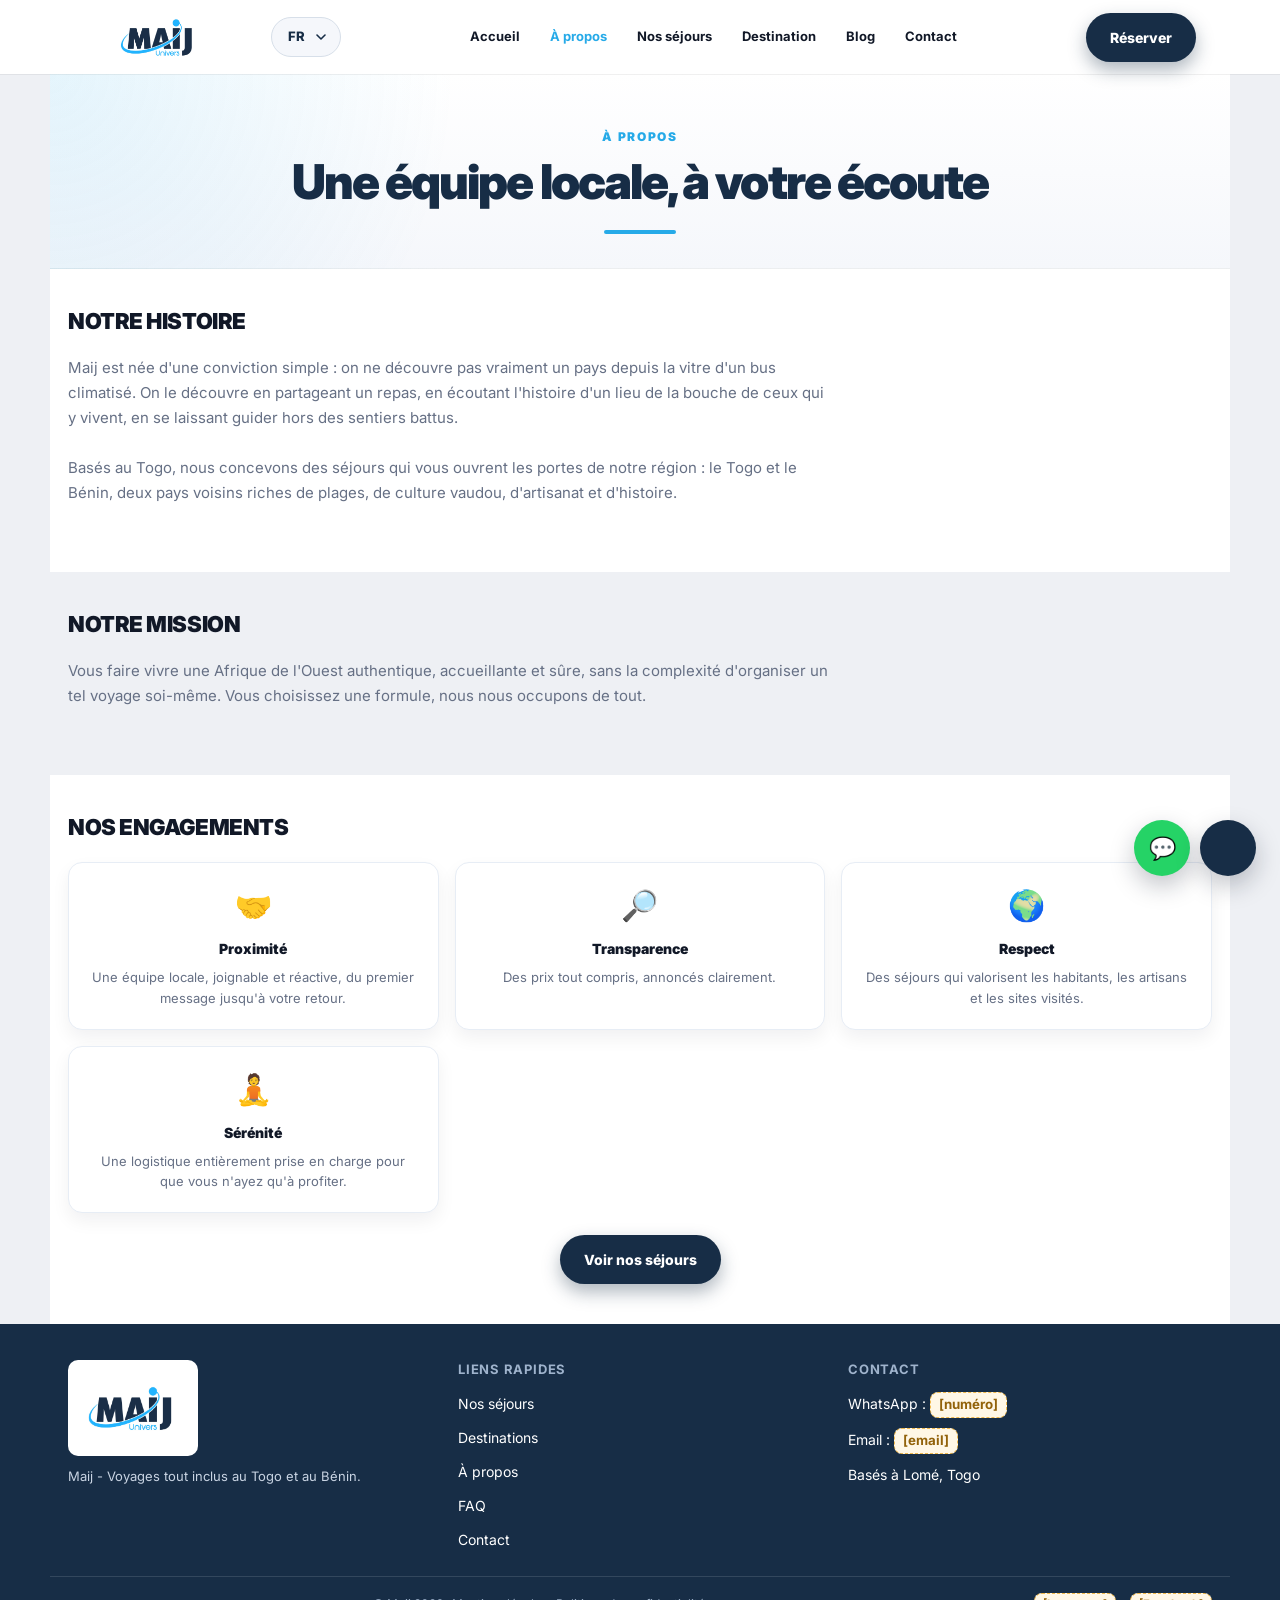
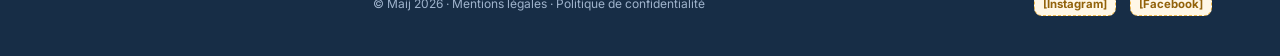
<file: maij-univers-tourisme/a-propos.html>
<!DOCTYPE html>
<html lang="fr">
<head>
  <meta charset="UTF-8" />
  <meta name="viewport" content="width=device-width, initial-scale=1.0" />
  <title data-i18n-title="apropos.meta.title">À propos - Maij</title>
  <meta name="description" data-i18n-content="apropos.meta.desc" content="Maij est une agence locale, basée au Togo, qui organise des séjours tout inclus au Togo et au Bénin." />
  <link rel="preconnect" href="https://fonts.googleapis.com">
  <link rel="preconnect" href="https://fonts.gstatic.com" crossorigin>
  <link href="https://fonts.googleapis.com/css2?family=Inter:wght@400;500;600;700;800;900&display=swap" rel="stylesheet">
  <link rel="stylesheet" href="style.css" />
</head>
<body>
  <a class="skip-link" href="#main" data-i18n="skip.content">Aller au contenu</a>

  <header class="site-header">
    <div class="header-inner">
      <a href="index.html" class="brand">
        <img src="assets/maij-logo.jpeg" alt="Logo Maij" />
      </a>

      <div class="lang-switch">
        <select class="lang-select" aria-label="Choisir la langue / Choose language">
          <option value="fr">FR</option>
          <option value="en">EN</option>
          <option value="es">ES</option>
          <option value="de">DE</option>
        </select>
      </div>

      <button class="menu-btn" aria-label="Ouvrir le menu" data-i18n-aria-label="menu.open" aria-expanded="false">☰</button>

      <div class="nav-overlay"></div>

      <nav class="navbar">
        <button class="nav-close" aria-label="Fermer le menu" data-i18n-aria-label="menu.close">✕</button>
        <a href="index.html" data-i18n="nav.accueil">Accueil</a>
        <a href="a-propos.html" data-i18n="nav.apropos">À propos</a>
        <a href="sejours.html" data-i18n="nav.sejours">Nos séjours</a>
        <a href="destinations.html" data-i18n="nav.destination">Destination</a>
        <a href="blog.html" data-i18n="nav.blog">Blog</a>
        <a href="contact.html" data-i18n="nav.contact">Contact</a>
        <a href="contact.html" class="btn btn-primary nav-cta" data-i18n="nav.reserver">Réserver</a>
      </nav>

      <a href="contact.html" class="btn btn-primary header-cta" data-i18n="nav.reserver">Réserver</a>
    </div>
  </header>

  <main id="main">
    <section class="page-heading">
      <div class="page-heading-inner">
        <p class="eyebrow" data-i18n="apropos.hero.eyebrow">À propos</p>
        <h1 data-i18n="apropos.hero.title">Une équipe locale, à votre écoute</h1>
      </div>
    </section>

    <section class="section section--white">
      <div class="section-title"><h2 data-i18n="apropos.histoire.title">Notre histoire</h2></div>
      <p class="section-lead" style="max-width:760px;" data-i18n="apropos.histoire.text1">
        Maij est née d'une conviction simple : on ne découvre pas vraiment un pays depuis la vitre
        d'un bus climatisé. On le découvre en partageant un repas, en écoutant l'histoire d'un lieu
        de la bouche de ceux qui y vivent, en se laissant guider hors des sentiers battus.
      </p>
      <p class="section-lead" style="max-width:760px;" data-i18n="apropos.histoire.text2">
        Basés au Togo, nous concevons des séjours qui vous ouvrent les portes de notre région :
        le Togo et le Bénin, deux pays voisins riches de plages, de culture vaudou, d'artisanat
        et d'histoire.
      </p>
    </section>

    <section class="section">
      <div class="section-title"><h2 data-i18n="apropos.mission.title">Notre mission</h2></div>
      <p class="section-lead" style="max-width:760px;" data-i18n="apropos.mission.text">
        Vous faire vivre une Afrique de l'Ouest authentique, accueillante et sûre, sans la
        complexité d'organiser un tel voyage soi-même. Vous choisissez une formule, nous nous
        occupons de tout.
      </p>
    </section>

    <section class="section section--white">
      <div class="section-title"><h2 data-i18n="apropos.engagements.title">Nos engagements</h2></div>
      <div class="why-grid reveal-group">
        <div class="reveal">
          <span>🤝</span>
          <h3 data-i18n="apropos.engagements.1.title">Proximité</h3>
          <p data-i18n="apropos.engagements.1.text">Une équipe locale, joignable et réactive, du premier message jusqu'à votre retour.</p>
        </div>
        <div class="reveal">
          <span>🔎</span>
          <h3 data-i18n="apropos.engagements.2.title">Transparence</h3>
          <p data-i18n="apropos.engagements.2.text">Des prix tout compris, annoncés clairement.</p>
        </div>
        <div class="reveal">
          <span>🌍</span>
          <h3 data-i18n="apropos.engagements.3.title">Respect</h3>
          <p data-i18n="apropos.engagements.3.text">Des séjours qui valorisent les habitants, les artisans et les sites visités.</p>
        </div>
        <div class="reveal">
          <span>🧘</span>
          <h3 data-i18n="apropos.engagements.4.title">Sérénité</h3>
          <p data-i18n="apropos.engagements.4.text">Une logistique entièrement prise en charge pour que vous n'ayez qu'à profiter.</p>
        </div>
      </div>
      <div class="btn-row" style="justify-content:center;">
        <a href="sejours.html" class="btn btn-primary" data-i18n="apropos.cta.btn">Voir nos séjours</a>
      </div>
    </section>
  </main>

  <footer class="site-footer">
    <div class="footer-inner">
      <div class="footer-brand">
        <div style="background:#fff;border-radius:10px;padding:6px;width:130px;">
          <img src="assets/maij-logo.jpeg" alt="Logo Maij" />
        </div>
        <p data-i18n="footer.tagline">Maij - Voyages tout inclus au Togo et au Bénin.</p>
      </div>
      <div class="footer-col">
        <h4 data-i18n="footer.quicklinks">Liens rapides</h4>
        <ul>
          <li><a href="sejours.html" data-i18n="nav.sejours">Nos séjours</a></li>
          <li><a href="destinations.html" data-i18n="nav.destinations">Destinations</a></li>
          <li><a href="a-propos.html" data-i18n="nav.apropos">À propos</a></li>
          <li><a href="faq.html" data-i18n="nav.faq">FAQ</a></li>
          <li><a href="contact.html" data-i18n="nav.contact">Contact</a></li>
        </ul>
      </div>
      <div class="footer-col">
        <h4 data-i18n="footer.contact_title">Contact</h4>
        <ul>
          <li><span data-i18n="footer.whatsapp_label">WhatsApp :</span> <span class="todo" data-i18n="todo.number">[numéro]</span></li>
          <li><span data-i18n="footer.email_label">Email :</span> <span class="todo" data-i18n="todo.email">[email]</span></li>
          <li data-i18n="footer.based">Basés à Lomé, Togo</li>
        </ul>
      </div>
    </div>
    <div class="footer-bottom">
      <p data-i18n="footer.legal">© Maij 2026 · Mentions légales · Politique de confidentialité</p>
      <div style="display:flex;gap:14px;">
        <a href="#" class="todo" data-i18n="todo.instagram">[Instagram]</a>
        <a href="#" class="todo" data-i18n="todo.facebook">[Facebook]</a>
      </div>
    </div>
  </footer>

  <div class="float-cta">
    <a href="#" class="btn btn-whatsapp"><span class="label">WhatsApp</span><span aria-hidden="true">💬</span></a>
    <a href="contact.html" class="btn btn-primary"><span class="label" data-i18n="nav.reserver">Réserver</span></a>
  </div>

  <script src="translations.js"></script>
  <script src="i18n.js"></script>
  <script src="animations.js"></script>
  <script src="script.js"></script>
</body>
</html>
</file>
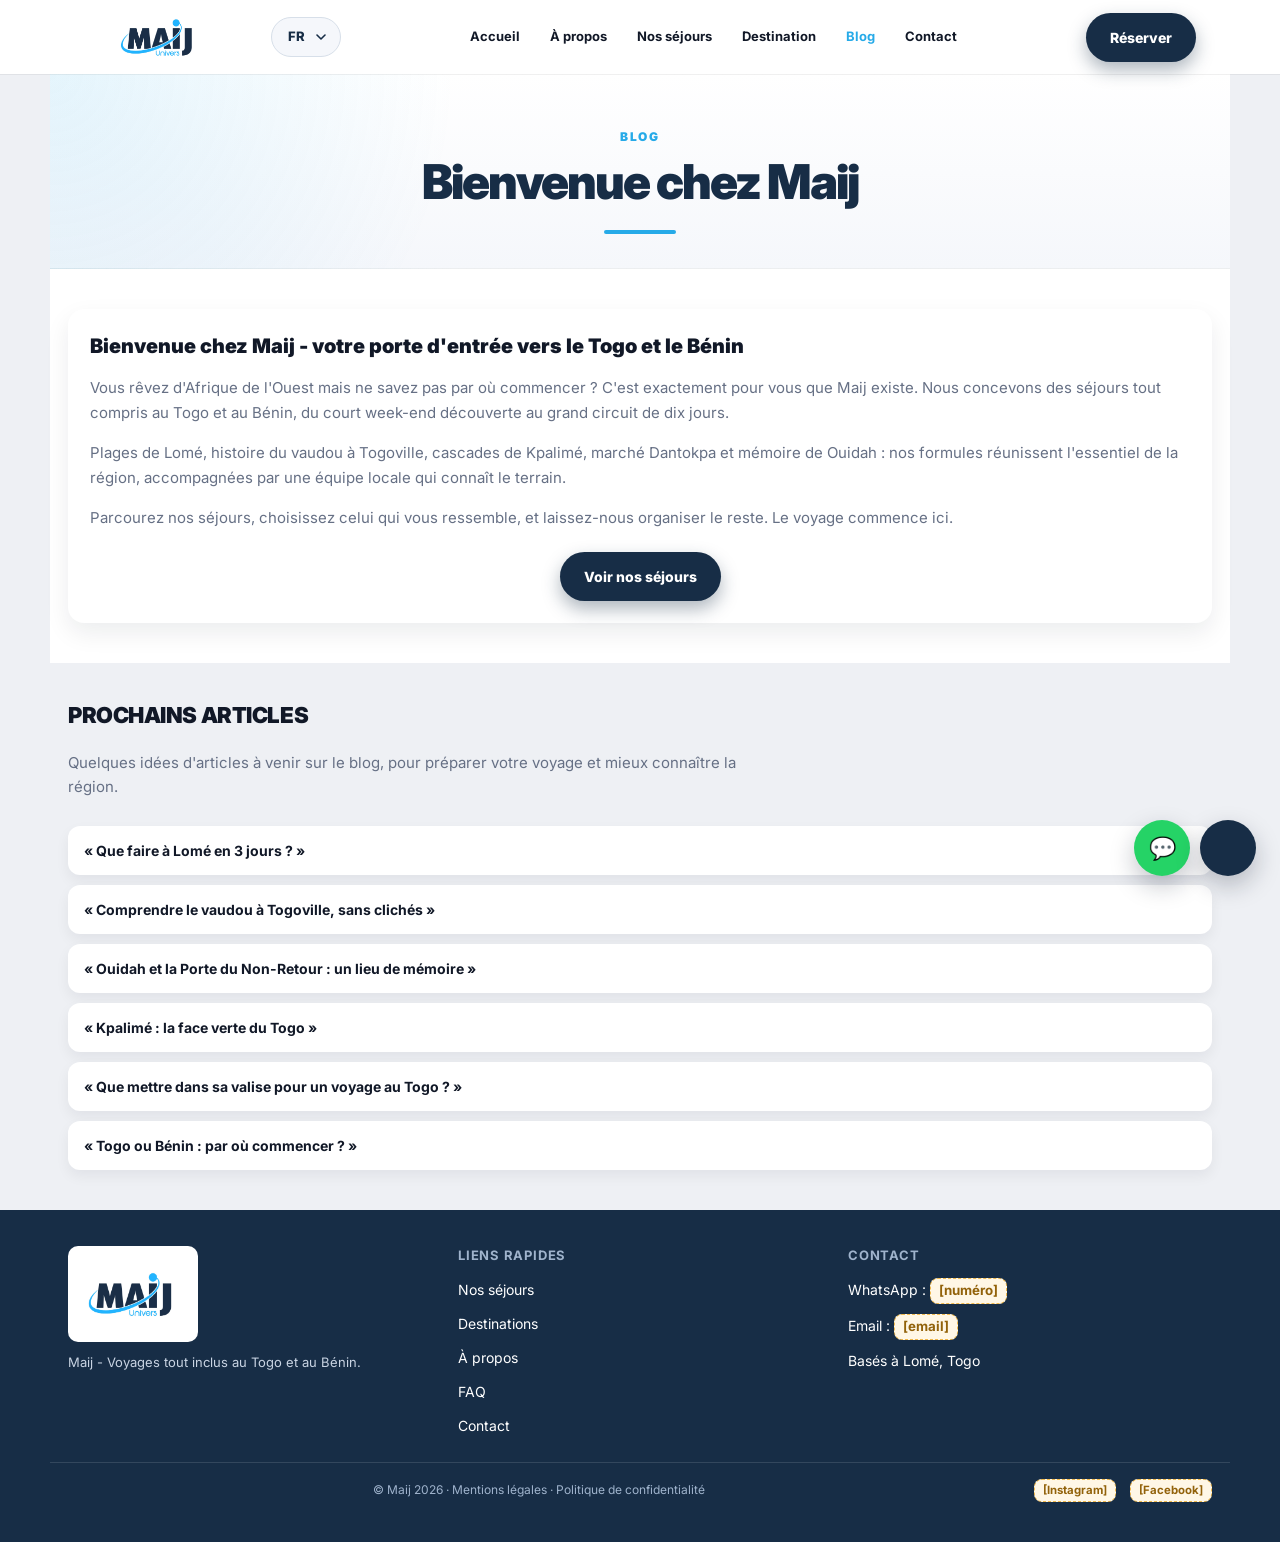
<file: maij-univers-tourisme/blog.html>
<!DOCTYPE html>
<html lang="fr">
<head>
  <meta charset="UTF-8" />
  <meta name="viewport" content="width=device-width, initial-scale=1.0" />
  <title data-i18n-title="blog.meta.title">Blog - Maij</title>
  <meta name="description" data-i18n-content="blog.meta.desc" content="Conseils et idées pour préparer votre voyage au Togo et au Bénin." />
  <link rel="preconnect" href="https://fonts.googleapis.com">
  <link rel="preconnect" href="https://fonts.gstatic.com" crossorigin>
  <link href="https://fonts.googleapis.com/css2?family=Inter:wght@400;500;600;700;800;900&display=swap" rel="stylesheet">
  <link rel="stylesheet" href="style.css" />
</head>
<body>
  <a class="skip-link" href="#main" data-i18n="skip.content">Aller au contenu</a>

  <header class="site-header">
    <div class="header-inner">
      <a href="index.html" class="brand">
        <img src="assets/maij-logo.jpeg" alt="Logo Maij" />
      </a>

      <div class="lang-switch">
        <select class="lang-select" aria-label="Choisir la langue / Choose language">
          <option value="fr">FR</option>
          <option value="en">EN</option>
          <option value="es">ES</option>
          <option value="de">DE</option>
        </select>
      </div>

      <button class="menu-btn" aria-label="Ouvrir le menu" data-i18n-aria-label="menu.open" aria-expanded="false">☰</button>

      <div class="nav-overlay"></div>

      <nav class="navbar">
        <button class="nav-close" aria-label="Fermer le menu" data-i18n-aria-label="menu.close">✕</button>
        <a href="index.html" data-i18n="nav.accueil">Accueil</a>
        <a href="a-propos.html" data-i18n="nav.apropos">À propos</a>
        <a href="sejours.html" data-i18n="nav.sejours">Nos séjours</a>
        <a href="destinations.html" data-i18n="nav.destination">Destination</a>
        <a href="blog.html" data-i18n="nav.blog">Blog</a>
        <a href="contact.html" data-i18n="nav.contact">Contact</a>
        <a href="contact.html" class="btn btn-primary nav-cta" data-i18n="nav.reserver">Réserver</a>
      </nav>

      <a href="contact.html" class="btn btn-primary header-cta" data-i18n="nav.reserver">Réserver</a>
    </div>
  </header>

  <main id="main">
    <section class="page-heading">
      <div class="page-heading-inner">
        <p class="eyebrow" data-i18n="blog.hero.eyebrow">Blog</p>
        <h1 data-i18n="blog.hero.title">Bienvenue chez Maij</h1>
      </div>
    </section>

    <section class="section section--white">
      <article class="article-content reveal">
        <h2 data-i18n="blog.article.title">Bienvenue chez Maij - votre porte d'entrée vers le Togo et le Bénin</h2>
        <p data-i18n="blog.article.p1">
          Vous rêvez d'Afrique de l'Ouest mais ne savez pas par où commencer ? C'est exactement
          pour vous que Maij existe. Nous concevons des séjours tout compris au Togo et au Bénin,
          du court week-end découverte au grand circuit de dix jours.
        </p>
        <p data-i18n="blog.article.p2">
          Plages de Lomé, histoire du vaudou à Togoville, cascades de Kpalimé, marché Dantokpa
          et mémoire de Ouidah : nos formules réunissent l'essentiel de la région, accompagnées
          par une équipe locale qui connaît le terrain.
        </p>
        <p data-i18n="blog.article.p3">
          Parcourez nos séjours, choisissez celui qui vous ressemble, et laissez-nous organiser
          le reste. Le voyage commence ici.
        </p>
        <div class="btn-row">
          <a href="sejours.html" class="btn btn-primary" data-i18n="blog.article.cta">Voir nos séjours</a>
        </div>
      </article>
    </section>

    <section class="section">
      <div class="section-title">
        <h2 data-i18n="blog.topics.title">Prochains articles</h2>
      </div>
      <p class="section-lead" data-i18n="blog.topics.lead">Quelques idées d'articles à venir sur le blog, pour préparer votre voyage et mieux connaître la région.</p>
      <ul class="blog-topics reveal-group">
        <li class="reveal" data-i18n="blog.topics.1">« Que faire à Lomé en 3 jours ? »</li>
        <li class="reveal" data-i18n="blog.topics.2">« Comprendre le vaudou à Togoville, sans clichés »</li>
        <li class="reveal" data-i18n="blog.topics.3">« Ouidah et la Porte du Non-Retour : un lieu de mémoire »</li>
        <li class="reveal" data-i18n="blog.topics.4">« Kpalimé : la face verte du Togo »</li>
        <li class="reveal" data-i18n="blog.topics.5">« Que mettre dans sa valise pour un voyage au Togo ? »</li>
        <li class="reveal" data-i18n="blog.topics.6">« Togo ou Bénin : par où commencer ? »</li>
      </ul>
    </section>
  </main>

  <footer class="site-footer">
    <div class="footer-inner">
      <div class="footer-brand">
        <div style="background:#fff;border-radius:10px;padding:6px;width:130px;">
          <img src="assets/maij-logo.jpeg" alt="Logo Maij" />
        </div>
        <p data-i18n="footer.tagline">Maij - Voyages tout inclus au Togo et au Bénin.</p>
      </div>
      <div class="footer-col">
        <h4 data-i18n="footer.quicklinks">Liens rapides</h4>
        <ul>
          <li><a href="sejours.html" data-i18n="nav.sejours">Nos séjours</a></li>
          <li><a href="destinations.html" data-i18n="nav.destinations">Destinations</a></li>
          <li><a href="a-propos.html" data-i18n="nav.apropos">À propos</a></li>
          <li><a href="faq.html" data-i18n="nav.faq">FAQ</a></li>
          <li><a href="contact.html" data-i18n="nav.contact">Contact</a></li>
        </ul>
      </div>
      <div class="footer-col">
        <h4 data-i18n="footer.contact_title">Contact</h4>
        <ul>
          <li><span data-i18n="footer.whatsapp_label">WhatsApp :</span> <span class="todo" data-i18n="todo.number">[numéro]</span></li>
          <li><span data-i18n="footer.email_label">Email :</span> <span class="todo" data-i18n="todo.email">[email]</span></li>
          <li data-i18n="footer.based">Basés à Lomé, Togo</li>
        </ul>
      </div>
    </div>
    <div class="footer-bottom">
      <p data-i18n="footer.legal">© Maij 2026 · Mentions légales · Politique de confidentialité</p>
      <div style="display:flex;gap:14px;">
        <a href="#" class="todo" data-i18n="todo.instagram">[Instagram]</a>
        <a href="#" class="todo" data-i18n="todo.facebook">[Facebook]</a>
      </div>
    </div>
  </footer>

  <div class="float-cta">
    <a href="#" class="btn btn-whatsapp"><span class="label">WhatsApp</span><span aria-hidden="true">💬</span></a>
    <a href="contact.html" class="btn btn-primary"><span class="label" data-i18n="nav.reserver">Réserver</span></a>
  </div>

  <script src="translations.js"></script>
  <script src="i18n.js"></script>
  <script src="animations.js"></script>
  <script src="script.js"></script>
</body>
</html>
</file>
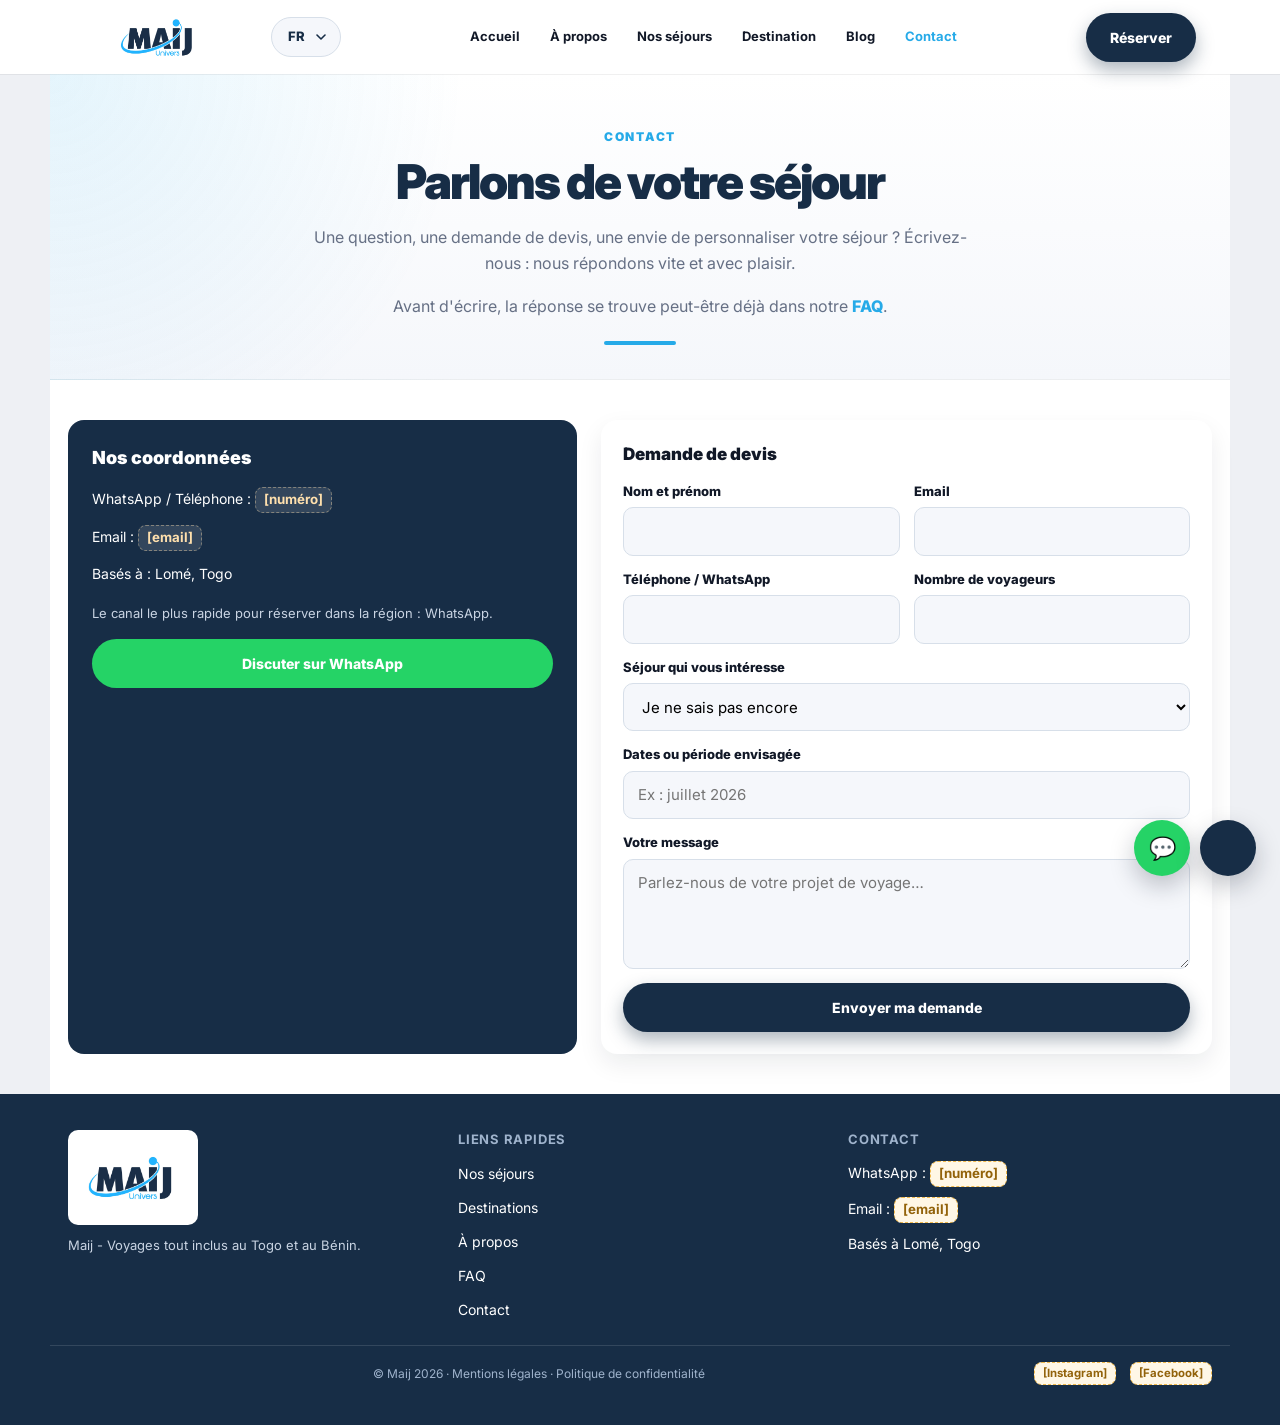
<file: maij-univers-tourisme/contact.html>
<!DOCTYPE html>
<html lang="fr">
<head>
  <meta charset="UTF-8" />
  <meta name="viewport" content="width=device-width, initial-scale=1.0" />
  <title data-i18n-title="contact.meta.title">Contact - Maij</title>
  <meta name="description" data-i18n-content="contact.meta.desc" content="Demandez un devis ou réservez votre séjour tout inclus au Togo et au Bénin. Réponse rapide par WhatsApp ou email." />
  <link rel="preconnect" href="https://fonts.googleapis.com">
  <link rel="preconnect" href="https://fonts.gstatic.com" crossorigin>
  <link href="https://fonts.googleapis.com/css2?family=Inter:wght@400;500;600;700;800;900&display=swap" rel="stylesheet">
  <link rel="stylesheet" href="style.css" />
</head>
<body>
  <a class="skip-link" href="#main" data-i18n="skip.content">Aller au contenu</a>

  <header class="site-header">
    <div class="header-inner">
      <a href="index.html" class="brand">
        <img src="assets/maij-logo.jpeg" alt="Logo Maij" />
      </a>

      <div class="lang-switch">
        <select class="lang-select" aria-label="Choisir la langue / Choose language">
          <option value="fr">FR</option>
          <option value="en">EN</option>
          <option value="es">ES</option>
          <option value="de">DE</option>
        </select>
      </div>

      <button class="menu-btn" aria-label="Ouvrir le menu" data-i18n-aria-label="menu.open" aria-expanded="false">☰</button>

      <div class="nav-overlay"></div>

      <nav class="navbar">
        <button class="nav-close" aria-label="Fermer le menu" data-i18n-aria-label="menu.close">✕</button>
        <a href="index.html" data-i18n="nav.accueil">Accueil</a>
        <a href="a-propos.html" data-i18n="nav.apropos">À propos</a>
        <a href="sejours.html" data-i18n="nav.sejours">Nos séjours</a>
        <a href="destinations.html" data-i18n="nav.destination">Destination</a>
        <a href="blog.html" data-i18n="nav.blog">Blog</a>
        <a href="contact.html" data-i18n="nav.contact">Contact</a>
        <a href="contact.html" class="btn btn-primary nav-cta" data-i18n="nav.reserver">Réserver</a>
      </nav>

      <a href="contact.html" class="btn btn-primary header-cta" data-i18n="nav.reserver">Réserver</a>
    </div>
  </header>

  <main id="main">
    <section class="page-heading">
      <div class="page-heading-inner">
        <p class="eyebrow" data-i18n="contact.hero.eyebrow">Contact</p>
        <h1 data-i18n="contact.hero.title">Parlons de votre séjour</h1>
        <p class="page-heading-text" data-i18n="contact.hero.text">
          Une question, une demande de devis, une envie de personnaliser votre séjour ?
          Écrivez-nous : nous répondons vite et avec plaisir.
        </p>
        <p class="page-heading-text" data-i18n-html="contact.hero.faq_hint">
          Avant d'écrire, la réponse se trouve peut-être déjà dans notre
          <a href="faq.html" style="color:var(--primary);font-weight:800;">FAQ</a>.
        </p>
      </div>
    </section>

    <section class="section section--white">
      <div class="contact-grid reveal-group">

        <div class="contact-info reveal">
          <h2 data-i18n="contact.info.title">Nos coordonnées</h2>
          <ul>
            <li><span data-i18n="contact.info.whatsapp_label">WhatsApp / Téléphone :</span> <span class="todo" data-i18n="todo.number">[numéro]</span></li>
            <li><span data-i18n="footer.email_label">Email :</span> <span class="todo" data-i18n="todo.email">[email]</span></li>
            <li data-i18n="contact.info.based">Basés à : Lomé, Togo</li>
          </ul>
          <p style="font-size:13px;color:#c9d4e3;margin-bottom:16px;" data-i18n="contact.info.whatsapp_tip">
            Le canal le plus rapide pour réserver dans la région : WhatsApp.
          </p>
          <a href="#" class="btn btn-whatsapp btn-block" data-i18n="contact.info.whatsapp_btn">Discuter sur WhatsApp</a>
        </div>

        <form class="contact-form reveal" aria-label="Formulaire de demande de devis">
          <h2 style="font-size:17px;font-weight:900;" data-i18n="contact.form.title">Demande de devis</h2>

          <div class="form-row form-row--2">
            <div class="form-field">
              <label for="nom" data-i18n="contact.form.name">Nom et prénom</label>
              <input type="text" id="nom" name="nom" required autocomplete="name" />
            </div>
            <div class="form-field">
              <label for="email" data-i18n="contact.form.email">Email</label>
              <input type="email" id="email" name="email" required autocomplete="email" />
            </div>
          </div>

          <div class="form-row form-row--2">
            <div class="form-field">
              <label for="telephone" data-i18n="contact.form.phone">Téléphone / WhatsApp</label>
              <input type="tel" id="telephone" name="telephone" autocomplete="tel" />
            </div>
            <div class="form-field">
              <label for="voyageurs" data-i18n="contact.form.travelers">Nombre de voyageurs</label>
              <input type="number" id="voyageurs" name="voyageurs" min="1" />
            </div>
          </div>

          <div class="form-field">
            <label for="sejour" data-i18n="contact.form.sejour">Séjour qui vous intéresse</label>
            <select id="sejour" name="sejour">
              <option value="decouverte-express" data-i18n="common.pack1.title">Découverte Express</option>
              <option value="culture-nature" data-i18n="common.pack2.title">Culture &amp; Nature</option>
              <option value="lome-cotonou-court" data-i18n="common.pack3.title">Lomé + Cotonou (court)</option>
              <option value="lome-cotonou-long" data-i18n="common.pack4.title">Lomé + Cotonou (long)</option>
              <option value="je-ne-sais-pas" selected data-i18n="contact.form.unsure">Je ne sais pas encore</option>
            </select>
          </div>

          <div class="form-field">
            <label for="dates" data-i18n="contact.form.dates">Dates ou période envisagée</label>
            <input type="text" id="dates" name="dates" placeholder="Ex : juillet 2026" data-i18n-placeholder="contact.form.dates_placeholder" />
          </div>

          <div class="form-field">
            <label for="message" data-i18n="contact.form.message">Votre message</label>
            <textarea id="message" name="message" placeholder="Parlez-nous de votre projet de voyage…" data-i18n-placeholder="contact.form.message_placeholder"></textarea>
          </div>

          <button type="submit" class="btn btn-primary btn-block" data-i18n="contact.form.submit">Envoyer ma demande</button>
        </form>

      </div>
    </section>
  </main>

  <footer class="site-footer">
    <div class="footer-inner">
      <div class="footer-brand">
        <div style="background:#fff;border-radius:10px;padding:6px;width:130px;">
          <img src="assets/maij-logo.jpeg" alt="Logo Maij" />
        </div>
        <p data-i18n="footer.tagline">Maij - Voyages tout inclus au Togo et au Bénin.</p>
      </div>
      <div class="footer-col">
        <h4 data-i18n="footer.quicklinks">Liens rapides</h4>
        <ul>
          <li><a href="sejours.html" data-i18n="nav.sejours">Nos séjours</a></li>
          <li><a href="destinations.html" data-i18n="nav.destinations">Destinations</a></li>
          <li><a href="a-propos.html" data-i18n="nav.apropos">À propos</a></li>
          <li><a href="faq.html" data-i18n="nav.faq">FAQ</a></li>
          <li><a href="contact.html" data-i18n="nav.contact">Contact</a></li>
        </ul>
      </div>
      <div class="footer-col">
        <h4 data-i18n="footer.contact_title">Contact</h4>
        <ul>
          <li><span data-i18n="footer.whatsapp_label">WhatsApp :</span> <span class="todo" data-i18n="todo.number">[numéro]</span></li>
          <li><span data-i18n="footer.email_label">Email :</span> <span class="todo" data-i18n="todo.email">[email]</span></li>
          <li data-i18n="footer.based">Basés à Lomé, Togo</li>
        </ul>
      </div>
    </div>
    <div class="footer-bottom">
      <p data-i18n="footer.legal">© Maij 2026 · Mentions légales · Politique de confidentialité</p>
      <div style="display:flex;gap:14px;">
        <a href="#" class="todo" data-i18n="todo.instagram">[Instagram]</a>
        <a href="#" class="todo" data-i18n="todo.facebook">[Facebook]</a>
      </div>
    </div>
  </footer>

  <div class="float-cta">
    <a href="#" class="btn btn-whatsapp"><span class="label">WhatsApp</span><span aria-hidden="true">💬</span></a>
    <a href="contact.html" class="btn btn-primary"><span class="label" data-i18n="nav.reserver">Réserver</span></a>
  </div>

  <script src="translations.js"></script>
  <script src="i18n.js"></script>
  <script src="animations.js"></script>
  <script src="script.js"></script>
  <script>
    document.querySelector(".contact-form")?.addEventListener("submit", function (event) {
      event.preventDefault();
      alert(window.maijT ? window.maijT("contact.form.success") : "Merci ! Votre demande a bien été notée.");
    });
  </script>
</body>
</html>
</file>
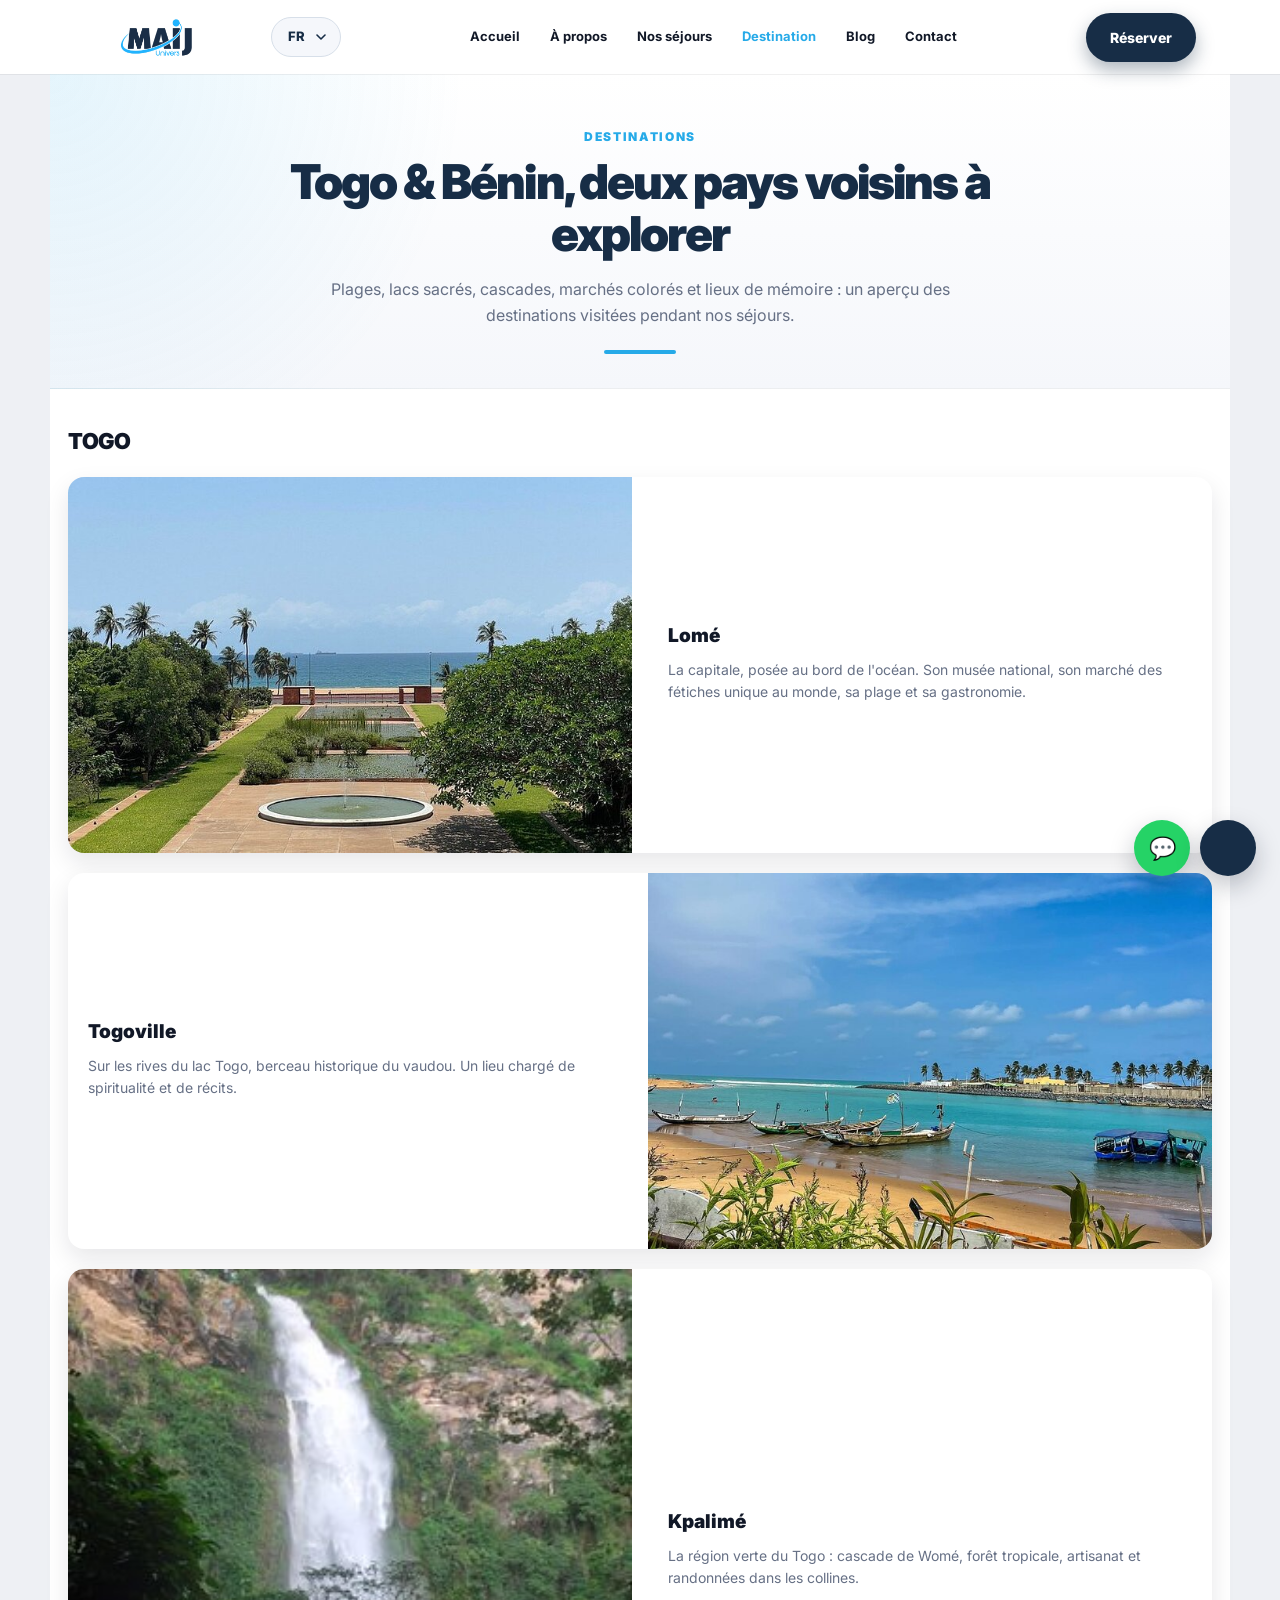
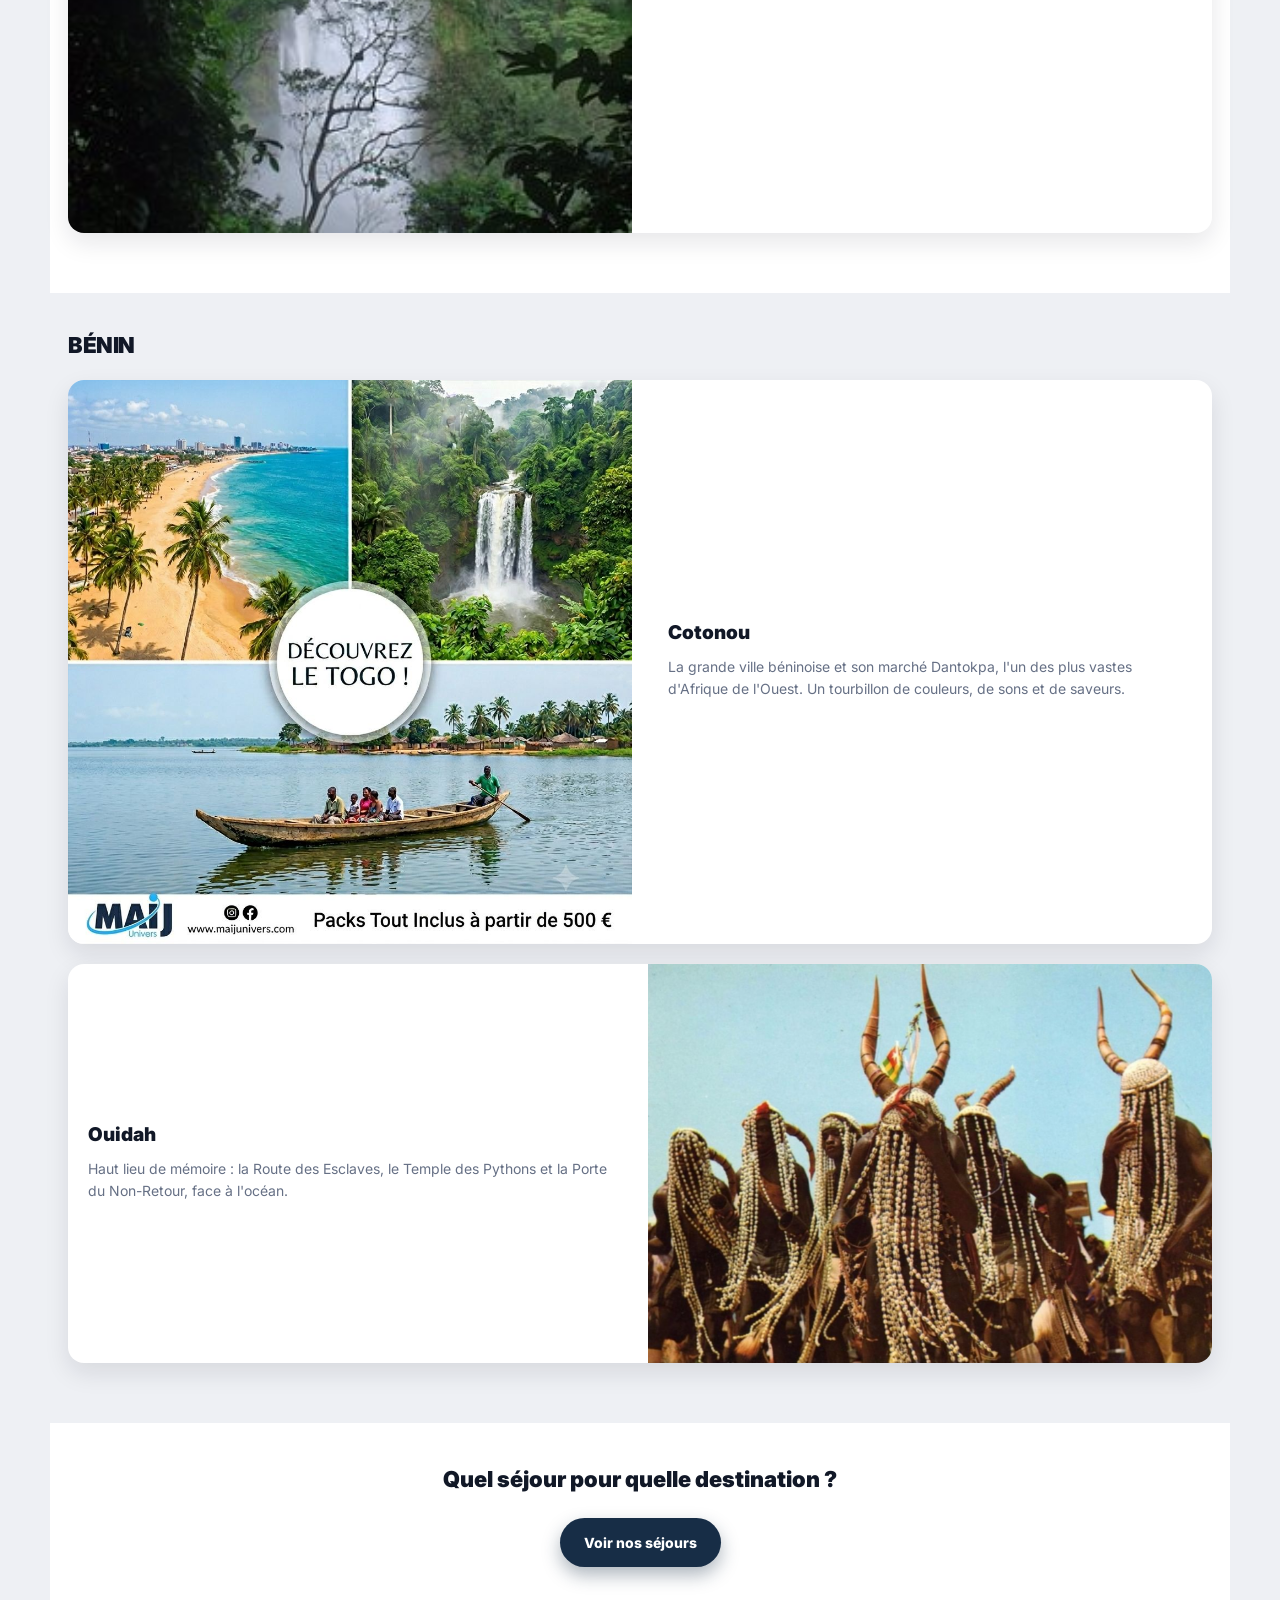
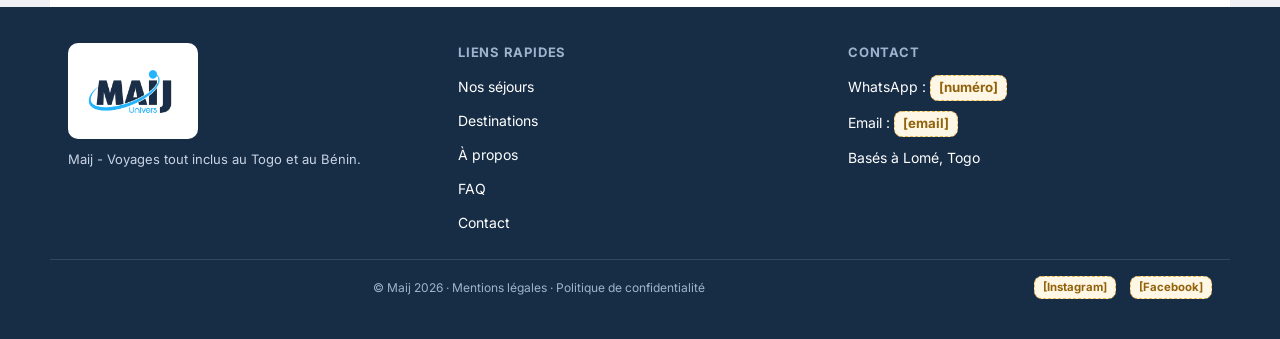
<file: maij-univers-tourisme/destinations.html>
<!DOCTYPE html>
<html lang="fr">
<head>
  <meta charset="UTF-8" />
  <meta name="viewport" content="width=device-width, initial-scale=1.0" />
  <title data-i18n-title="destinations.meta.title">Destinations - Togo &amp; Bénin - Maij</title>
  <meta name="description" data-i18n-content="destinations.meta.desc" content="Lomé, Togoville, Kpalimé, Cotonou, Ouidah : découvrez les destinations de nos séjours tout inclus au Togo et au Bénin." />
  <link rel="preconnect" href="https://fonts.googleapis.com">
  <link rel="preconnect" href="https://fonts.gstatic.com" crossorigin>
  <link href="https://fonts.googleapis.com/css2?family=Inter:wght@400;500;600;700;800;900&display=swap" rel="stylesheet">
  <link rel="stylesheet" href="style.css" />
</head>
<body>
  <a class="skip-link" href="#main" data-i18n="skip.content">Aller au contenu</a>

  <header class="site-header">
    <div class="header-inner">
      <a href="index.html" class="brand">
        <img src="assets/maij-logo.jpeg" alt="Logo Maij" />
      </a>

      <div class="lang-switch">
        <select class="lang-select" aria-label="Choisir la langue / Choose language">
          <option value="fr">FR</option>
          <option value="en">EN</option>
          <option value="es">ES</option>
          <option value="de">DE</option>
        </select>
      </div>

      <button class="menu-btn" aria-label="Ouvrir le menu" data-i18n-aria-label="menu.open" aria-expanded="false">☰</button>

      <div class="nav-overlay"></div>

      <nav class="navbar">
        <button class="nav-close" aria-label="Fermer le menu" data-i18n-aria-label="menu.close">✕</button>
        <a href="index.html" data-i18n="nav.accueil">Accueil</a>
        <a href="a-propos.html" data-i18n="nav.apropos">À propos</a>
        <a href="sejours.html" data-i18n="nav.sejours">Nos séjours</a>
        <a href="destinations.html" data-i18n="nav.destination">Destination</a>
        <a href="blog.html" data-i18n="nav.blog">Blog</a>
        <a href="contact.html" data-i18n="nav.contact">Contact</a>
        <a href="contact.html" class="btn btn-primary nav-cta" data-i18n="nav.reserver">Réserver</a>
      </nav>

      <a href="contact.html" class="btn btn-primary header-cta" data-i18n="nav.reserver">Réserver</a>
    </div>
  </header>

  <main id="main">
    <section class="page-heading">
      <div class="page-heading-inner">
        <p class="eyebrow" data-i18n="destinations.hero.eyebrow">Destinations</p>
        <h1 data-i18n="destinations.hero.title">Togo &amp; Bénin, deux pays voisins à explorer</h1>
        <p class="page-heading-text" data-i18n="destinations.hero.text">
          Plages, lacs sacrés, cascades, marchés colorés et lieux de mémoire :
          un aperçu des destinations visitées pendant nos séjours.
        </p>
      </div>
    </section>

    <section class="section section--white">
      <div class="section-title">
        <h2 data-i18n="common.togo">Togo</h2>
      </div>

      <div class="destination-block reveal">
        <img src="assets/img/lome-bord-de-mer.jpg" alt="Front de mer et jardins de Lomé, capitale du Togo" data-i18n-alt="destinations.lome.alt" loading="lazy" />
        <div class="destination-text">
          <h3 data-i18n="destinations.lome.title">Lomé</h3>
          <p data-i18n="destinations.lome.text">La capitale, posée au bord de l'océan. Son musée national, son marché des fétiches unique au monde, sa plage et sa gastronomie.</p>
        </div>
      </div>

      <div class="destination-block reverse reveal">
        <img src="assets/img/hero-plage-lome.jpg" alt="Pirogues de pêcheurs sur la plage près de Lomé" data-i18n-alt="destinations.togoville.alt" loading="lazy" />
        <div class="destination-text">
          <h3 data-i18n="destinations.togoville.title">Togoville</h3>
          <p data-i18n="destinations.togoville.text">Sur les rives du lac Togo, berceau historique du vaudou. Un lieu chargé de spiritualité et de récits.</p>
        </div>
      </div>

      <div class="destination-block reveal">
        <img src="assets/img/cascade-kpalime.jpg" alt="Cascade dans la forêt tropicale de Kpalimé" data-i18n-alt="destinations.kpalime.alt" loading="lazy" />
        <div class="destination-text">
          <h3 data-i18n="destinations.kpalime.title">Kpalimé</h3>
          <p data-i18n="destinations.kpalime.text">La région verte du Togo : cascade de Womé, forêt tropicale, artisanat et randonnées dans les collines.</p>
        </div>
      </div>
    </section>

    <section class="section">
      <div class="section-title">
        <h2 data-i18n="common.benin">Bénin</h2>
      </div>

      <div class="destination-block reveal">
        <img src="assets/img/maij-visuel.jpeg" alt="Visuel illustrant les paysages du Togo et du Bénin" data-i18n-alt="destinations.cotonou.alt" loading="lazy" />
        <div class="destination-text">
          <h3 data-i18n="destinations.cotonou.title">Cotonou</h3>
          <p data-i18n="destinations.cotonou.text">La grande ville béninoise et son marché Dantokpa, l'un des plus vastes d'Afrique de l'Ouest. Un tourbillon de couleurs, de sons et de saveurs.</p>
        </div>
      </div>

      <div class="destination-block reverse reveal">
        <img src="assets/img/culture-vaudou.png" alt="Objets et parures rituelles liés à la culture vaudou" data-i18n-alt="destinations.ouidah.alt" loading="lazy" />
        <div class="destination-text">
          <h3 data-i18n="destinations.ouidah.title">Ouidah</h3>
          <p data-i18n="destinations.ouidah.text">Haut lieu de mémoire : la Route des Esclaves, le Temple des Pythons et la Porte du Non-Retour, face à l'océan.</p>
        </div>
      </div>
    </section>

    <section class="section section--white reveal" style="text-align:center;">
      <h2 style="font-size:22px;font-weight:900;margin-bottom:14px;" data-i18n="destinations.cta.title">Quel séjour pour quelle destination ?</h2>
      <div class="btn-row" style="justify-content:center;">
        <a href="sejours.html" class="btn btn-primary" data-i18n="destinations.cta.btn">Voir nos séjours</a>
      </div>
    </section>
  </main>

  <footer class="site-footer">
    <div class="footer-inner">
      <div class="footer-brand">
        <div style="background:#fff;border-radius:10px;padding:6px;width:130px;">
          <img src="assets/maij-logo.jpeg" alt="Logo Maij" />
        </div>
        <p data-i18n="footer.tagline">Maij - Voyages tout inclus au Togo et au Bénin.</p>
      </div>
      <div class="footer-col">
        <h4 data-i18n="footer.quicklinks">Liens rapides</h4>
        <ul>
          <li><a href="sejours.html" data-i18n="nav.sejours">Nos séjours</a></li>
          <li><a href="destinations.html" data-i18n="nav.destinations">Destinations</a></li>
          <li><a href="a-propos.html" data-i18n="nav.apropos">À propos</a></li>
          <li><a href="faq.html" data-i18n="nav.faq">FAQ</a></li>
          <li><a href="contact.html" data-i18n="nav.contact">Contact</a></li>
        </ul>
      </div>
      <div class="footer-col">
        <h4 data-i18n="footer.contact_title">Contact</h4>
        <ul>
          <li><span data-i18n="footer.whatsapp_label">WhatsApp :</span> <span class="todo" data-i18n="todo.number">[numéro]</span></li>
          <li><span data-i18n="footer.email_label">Email :</span> <span class="todo" data-i18n="todo.email">[email]</span></li>
          <li data-i18n="footer.based">Basés à Lomé, Togo</li>
        </ul>
      </div>
    </div>
    <div class="footer-bottom">
      <p data-i18n="footer.legal">© Maij 2026 · Mentions légales · Politique de confidentialité</p>
      <div style="display:flex;gap:14px;">
        <a href="#" class="todo" data-i18n="todo.instagram">[Instagram]</a>
        <a href="#" class="todo" data-i18n="todo.facebook">[Facebook]</a>
      </div>
    </div>
  </footer>

  <div class="float-cta">
    <a href="#" class="btn btn-whatsapp"><span class="label">WhatsApp</span><span aria-hidden="true">💬</span></a>
    <a href="contact.html" class="btn btn-primary"><span class="label" data-i18n="nav.reserver">Réserver</span></a>
  </div>

  <script src="translations.js"></script>
  <script src="i18n.js"></script>
  <script src="animations.js"></script>
  <script src="script.js"></script>
</body>
</html>
</file>
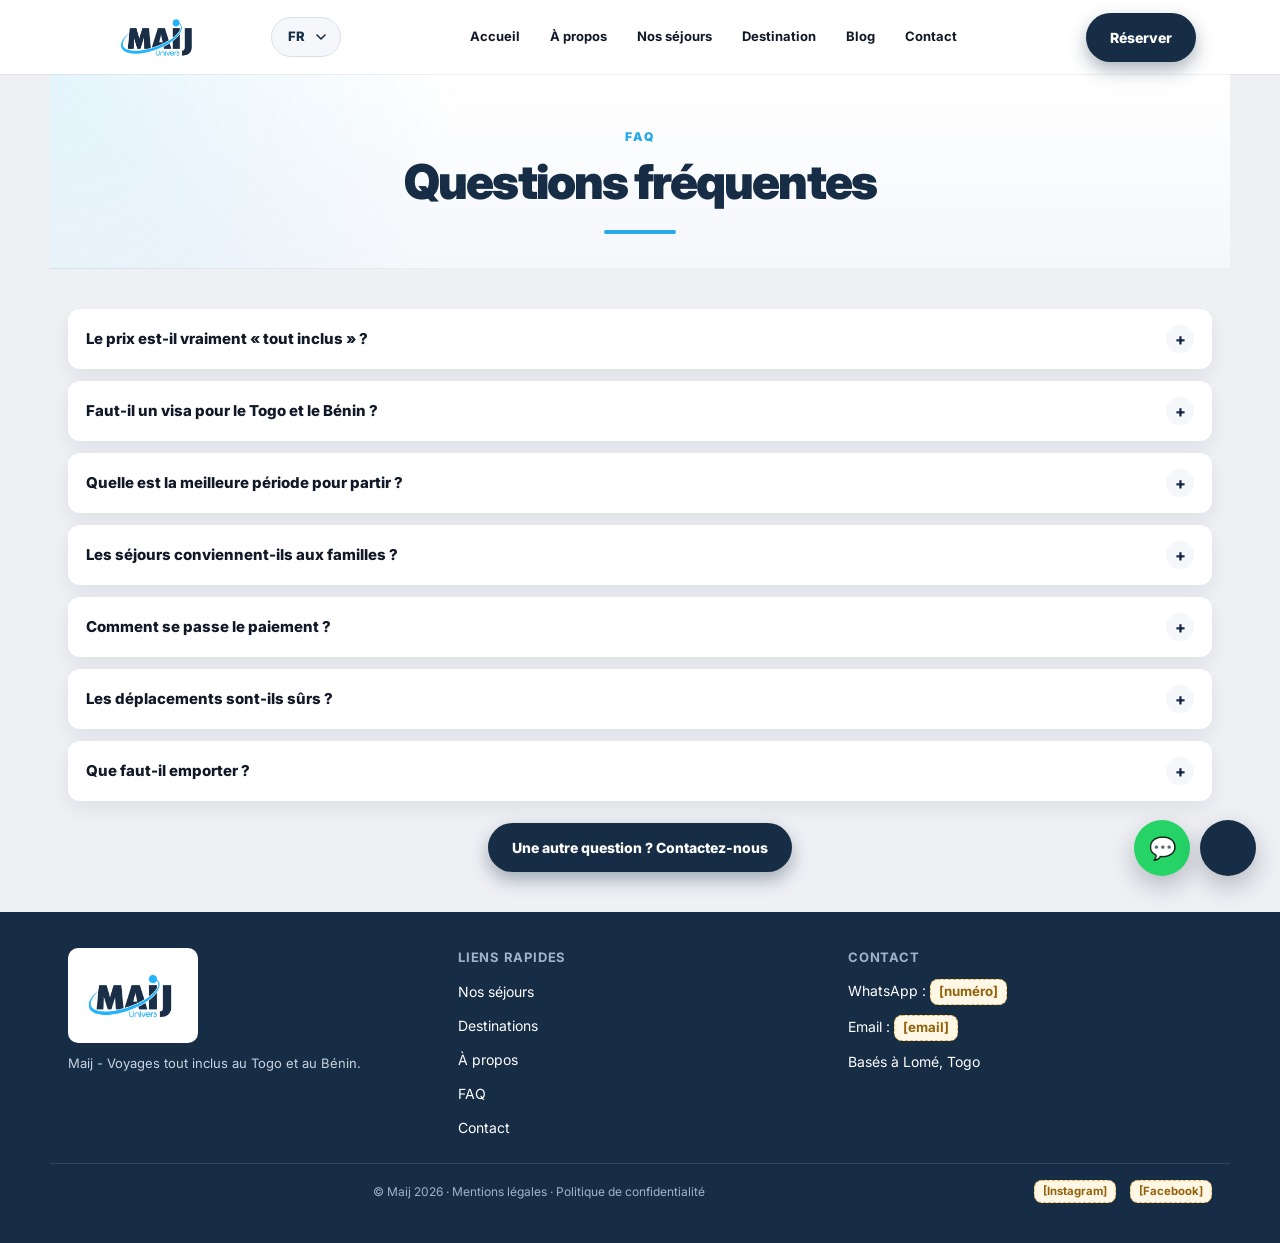
<file: maij-univers-tourisme/faq.html>
<!DOCTYPE html>
<html lang="fr">
<head>
  <meta charset="UTF-8" />
  <meta name="viewport" content="width=device-width, initial-scale=1.0" />
  <title data-i18n-title="faq.meta.title">FAQ - Questions fréquentes - Maij</title>
  <meta name="description" data-i18n-content="faq.meta.desc" content="Visa, prix tout inclus, paiement, sécurité : les réponses aux questions fréquentes sur nos séjours au Togo et au Bénin." />
  <link rel="preconnect" href="https://fonts.googleapis.com">
  <link rel="preconnect" href="https://fonts.gstatic.com" crossorigin>
  <link href="https://fonts.googleapis.com/css2?family=Inter:wght@400;500;600;700;800;900&display=swap" rel="stylesheet">
  <link rel="stylesheet" href="style.css" />
</head>
<body>
  <a class="skip-link" href="#main" data-i18n="skip.content">Aller au contenu</a>

  <header class="site-header">
    <div class="header-inner">
      <a href="index.html" class="brand">
        <img src="assets/maij-logo.jpeg" alt="Logo Maij" />
      </a>

      <div class="lang-switch">
        <select class="lang-select" aria-label="Choisir la langue / Choose language">
          <option value="fr">FR</option>
          <option value="en">EN</option>
          <option value="es">ES</option>
          <option value="de">DE</option>
        </select>
      </div>

      <button class="menu-btn" aria-label="Ouvrir le menu" data-i18n-aria-label="menu.open" aria-expanded="false">☰</button>

      <div class="nav-overlay"></div>

      <nav class="navbar">
        <button class="nav-close" aria-label="Fermer le menu" data-i18n-aria-label="menu.close">✕</button>
        <a href="index.html" data-i18n="nav.accueil">Accueil</a>
        <a href="a-propos.html" data-i18n="nav.apropos">À propos</a>
        <a href="sejours.html" data-i18n="nav.sejours">Nos séjours</a>
        <a href="destinations.html" data-i18n="nav.destination">Destination</a>
        <a href="blog.html" data-i18n="nav.blog">Blog</a>
        <a href="contact.html" data-i18n="nav.contact">Contact</a>
        <a href="contact.html" class="btn btn-primary nav-cta" data-i18n="nav.reserver">Réserver</a>
      </nav>

      <a href="contact.html" class="btn btn-primary header-cta" data-i18n="nav.reserver">Réserver</a>
    </div>
  </header>

  <main id="main">
    <section class="page-heading">
      <div class="page-heading-inner">
        <p class="eyebrow" data-i18n="faq.hero.eyebrow">FAQ</p>
        <h1 data-i18n="faq.hero.title">Questions fréquentes</h1>
      </div>
    </section>

    <section class="section">
      <div class="faq-list reveal-group">

        <div class="faq-item reveal">
          <button class="faq-question" aria-expanded="false">
            <span data-i18n="faq.q1.question">Le prix est-il vraiment « tout inclus » ?</span>
            <span class="icon">+</span>
          </button>
          <div class="faq-answer">
            <p data-i18n="faq.q1.answer">Oui. Hébergement, repas, transferts et excursions du programme sont compris. Seuls restent à votre charge les vols internationaux, le visa, l'assurance et vos dépenses personnelles.</p>
          </div>
        </div>

        <div class="faq-item reveal">
          <button class="faq-question" aria-expanded="false">
            <span data-i18n="faq.q2.question">Faut-il un visa pour le Togo et le Bénin ?</span>
            <span class="icon">+</span>
          </button>
          <div class="faq-answer">
            <p data-i18n-html="faq.q2.answer"><span class="todo">[À confirmer par le client.]</span> Selon votre nationalité, un visa peut être nécessaire pour l'un ou l'autre pays. Nous vous indiquons la marche à suivre, mais les démarches restent à la charge du voyageur.</p>
          </div>
        </div>

        <div class="faq-item reveal">
          <button class="faq-question" aria-expanded="false">
            <span data-i18n="faq.q3.question">Quelle est la meilleure période pour partir ?</span>
            <span class="icon">+</span>
          </button>
          <div class="faq-answer">
            <p data-i18n-html="faq.q3.answer"><span class="todo">[À compléter par le client.]</span> La saison sèche est généralement la plus agréable pour visiter la région.</p>
          </div>
        </div>

        <div class="faq-item reveal">
          <button class="faq-question" aria-expanded="false">
            <span data-i18n="faq.q4.question">Les séjours conviennent-ils aux familles ?</span>
            <span class="icon">+</span>
          </button>
          <div class="faq-answer">
            <p data-i18n="faq.q4.answer">Oui, nos formules s'adaptent. Contactez-nous pour ajuster le rythme ou les activités.</p>
          </div>
        </div>

        <div class="faq-item reveal">
          <button class="faq-question" aria-expanded="false">
            <span data-i18n="faq.q5.question">Comment se passe le paiement ?</span>
            <span class="icon">+</span>
          </button>
          <div class="faq-answer">
            <p data-i18n-html="faq.q5.answer"><span class="todo">[À préciser par le client : acompte à la réservation, solde avant le départ, moyens de paiement acceptés.]</span></p>
          </div>
        </div>

        <div class="faq-item reveal">
          <button class="faq-question" aria-expanded="false">
            <span data-i18n="faq.q6.question">Les déplacements sont-ils sûrs ?</span>
            <span class="icon">+</span>
          </button>
          <div class="faq-answer">
            <p data-i18n="faq.q6.answer">Nous privilégions des transports fiables et un accompagnement local sur toute la durée du séjour.</p>
          </div>
        </div>

        <div class="faq-item reveal">
          <button class="faq-question" aria-expanded="false">
            <span data-i18n="faq.q7.question">Que faut-il emporter ?</span>
            <span class="icon">+</span>
          </button>
          <div class="faq-answer">
            <p data-i18n="faq.q7.answer">Vêtements légers, protection solaire, anti-moustiques et un peu de liquide pour les marchés et les pourboires. Nous vous envoyons une liste détaillée après réservation.</p>
          </div>
        </div>

      </div>

      <div class="btn-row" style="justify-content:center;">
        <a href="contact.html" class="btn btn-primary" data-i18n="faq.cta.btn">Une autre question ? Contactez-nous</a>
      </div>
    </section>
  </main>

  <footer class="site-footer">
    <div class="footer-inner">
      <div class="footer-brand">
        <div style="background:#fff;border-radius:10px;padding:6px;width:130px;">
          <img src="assets/maij-logo.jpeg" alt="Logo Maij" />
        </div>
        <p data-i18n="footer.tagline">Maij - Voyages tout inclus au Togo et au Bénin.</p>
      </div>
      <div class="footer-col">
        <h4 data-i18n="footer.quicklinks">Liens rapides</h4>
        <ul>
          <li><a href="sejours.html" data-i18n="nav.sejours">Nos séjours</a></li>
          <li><a href="destinations.html" data-i18n="nav.destinations">Destinations</a></li>
          <li><a href="a-propos.html" data-i18n="nav.apropos">À propos</a></li>
          <li><a href="faq.html" data-i18n="nav.faq">FAQ</a></li>
          <li><a href="contact.html" data-i18n="nav.contact">Contact</a></li>
        </ul>
      </div>
      <div class="footer-col">
        <h4 data-i18n="footer.contact_title">Contact</h4>
        <ul>
          <li><span data-i18n="footer.whatsapp_label">WhatsApp :</span> <span class="todo" data-i18n="todo.number">[numéro]</span></li>
          <li><span data-i18n="footer.email_label">Email :</span> <span class="todo" data-i18n="todo.email">[email]</span></li>
          <li data-i18n="footer.based">Basés à Lomé, Togo</li>
        </ul>
      </div>
    </div>
    <div class="footer-bottom">
      <p data-i18n="footer.legal">© Maij 2026 · Mentions légales · Politique de confidentialité</p>
      <div style="display:flex;gap:14px;">
        <a href="#" class="todo" data-i18n="todo.instagram">[Instagram]</a>
        <a href="#" class="todo" data-i18n="todo.facebook">[Facebook]</a>
      </div>
    </div>
  </footer>

  <div class="float-cta">
    <a href="#" class="btn btn-whatsapp"><span class="label">WhatsApp</span><span aria-hidden="true">💬</span></a>
    <a href="contact.html" class="btn btn-primary"><span class="label" data-i18n="nav.reserver">Réserver</span></a>
  </div>

  <script src="translations.js"></script>
  <script src="i18n.js"></script>
  <script src="animations.js"></script>
  <script src="script.js"></script>
</body>
</html>
</file>
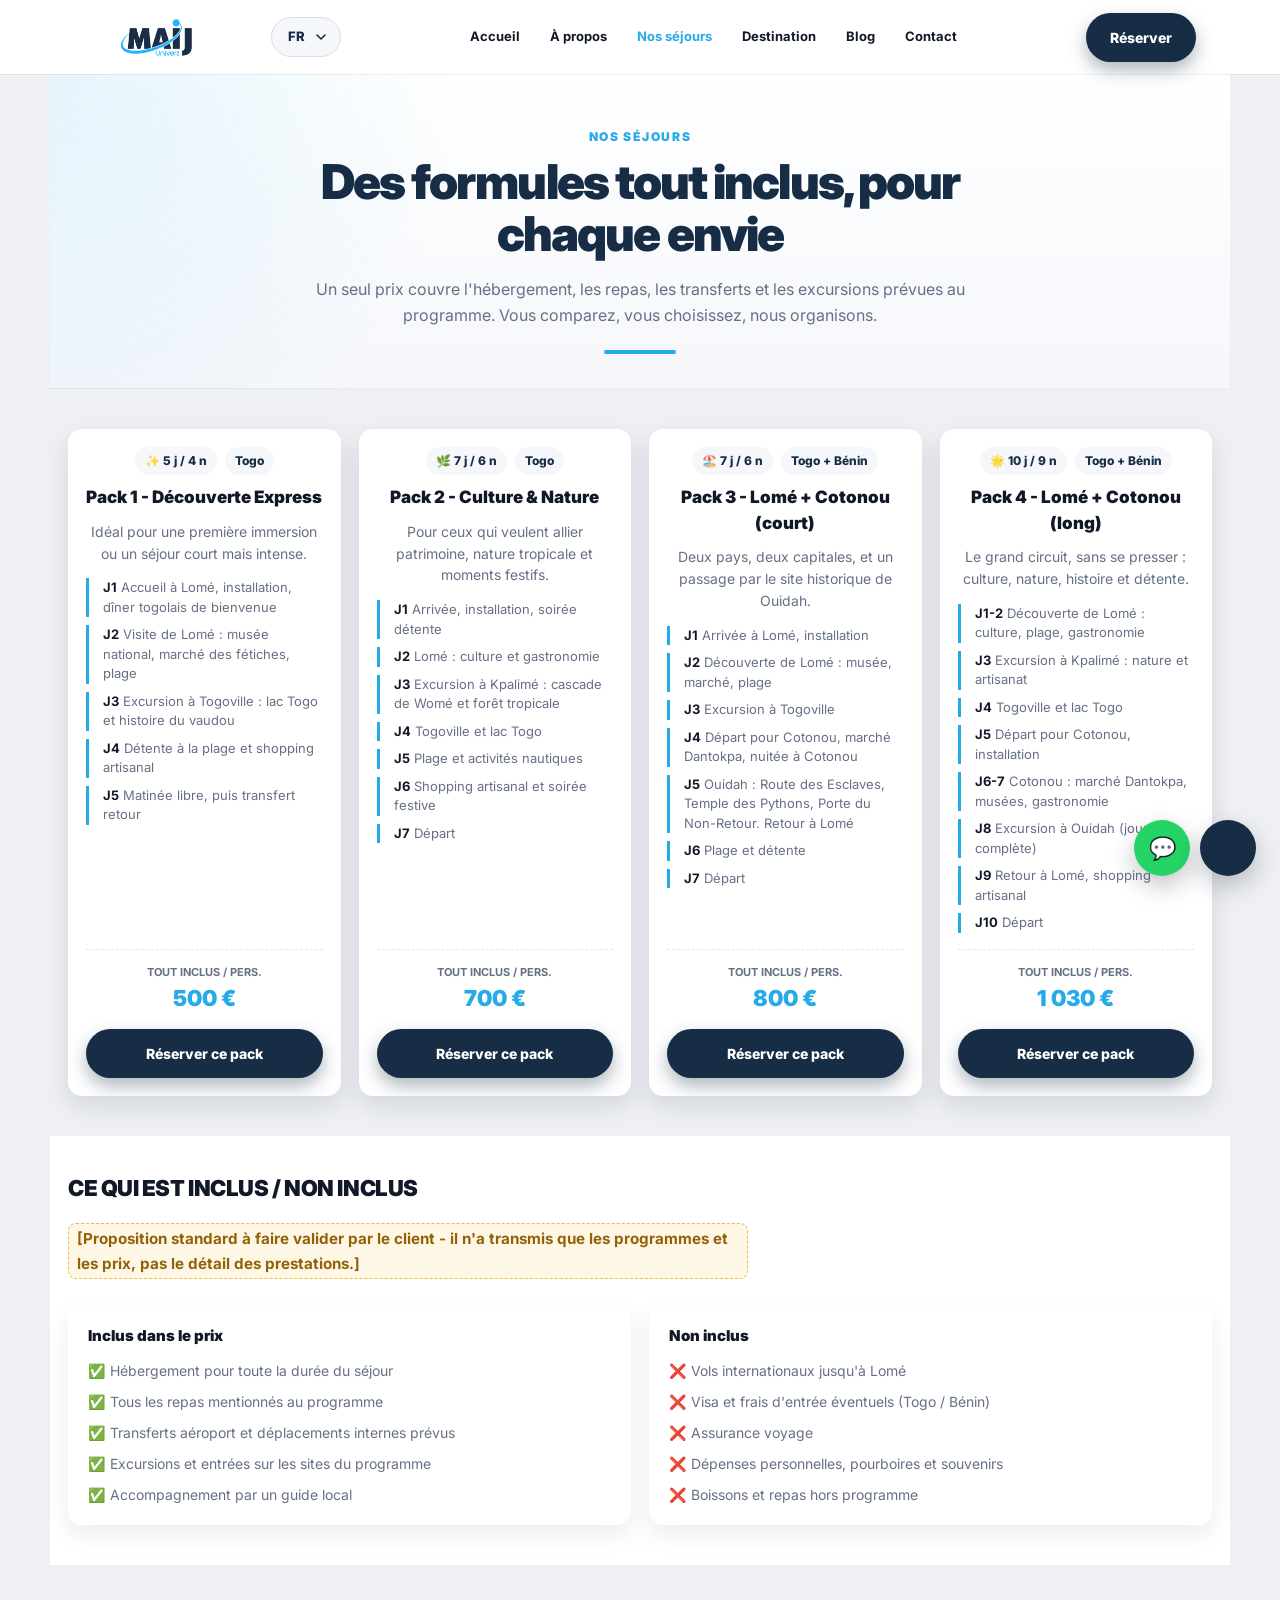
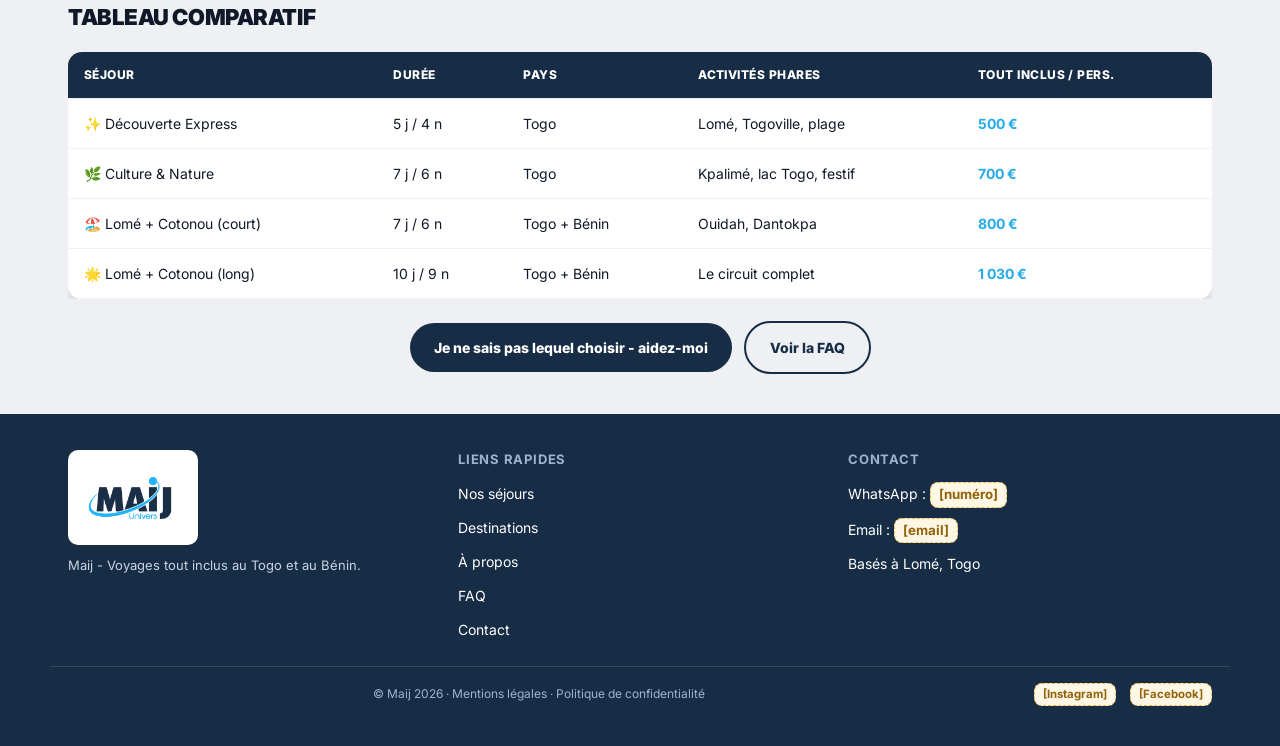
<file: maij-univers-tourisme/sejours.html>
<!DOCTYPE html>
<html lang="fr">
<head>
  <meta charset="UTF-8" />
  <meta name="viewport" content="width=device-width, initial-scale=1.0" />
  <title data-i18n-title="sejours.meta.title">Nos séjours tout inclus - Maij</title>
  <meta name="description" data-i18n-content="sejours.meta.desc" content="4 séjours tout inclus au Togo et au Bénin, de 5 à 10 jours. Hébergement, repas, transferts et excursions compris." />
  <link rel="preconnect" href="https://fonts.googleapis.com">
  <link rel="preconnect" href="https://fonts.gstatic.com" crossorigin>
  <link href="https://fonts.googleapis.com/css2?family=Inter:wght@400;500;600;700;800;900&display=swap" rel="stylesheet">
  <link rel="stylesheet" href="style.css" />
</head>
<body>
  <a class="skip-link" href="#main" data-i18n="skip.content">Aller au contenu</a>

  <header class="site-header">
    <div class="header-inner">
      <a href="index.html" class="brand">
        <img src="assets/maij-logo.jpeg" alt="Logo Maij" />
      </a>

      <div class="lang-switch">
        <select class="lang-select" aria-label="Choisir la langue / Choose language">
          <option value="fr">FR</option>
          <option value="en">EN</option>
          <option value="es">ES</option>
          <option value="de">DE</option>
        </select>
      </div>

      <button class="menu-btn" aria-label="Ouvrir le menu" data-i18n-aria-label="menu.open" aria-expanded="false">☰</button>

      <div class="nav-overlay"></div>

      <nav class="navbar">
        <button class="nav-close" aria-label="Fermer le menu" data-i18n-aria-label="menu.close">✕</button>
        <a href="index.html" data-i18n="nav.accueil">Accueil</a>
        <a href="a-propos.html" data-i18n="nav.apropos">À propos</a>
        <a href="sejours.html" data-i18n="nav.sejours">Nos séjours</a>
        <a href="destinations.html" data-i18n="nav.destination">Destination</a>
        <a href="blog.html" data-i18n="nav.blog">Blog</a>
        <a href="contact.html" data-i18n="nav.contact">Contact</a>
        <a href="contact.html" class="btn btn-primary nav-cta" data-i18n="nav.reserver">Réserver</a>
      </nav>

      <a href="contact.html" class="btn btn-primary header-cta" data-i18n="nav.reserver">Réserver</a>
    </div>
  </header>

  <main id="main">
    <section class="page-heading">
      <div class="page-heading-inner">
        <p class="eyebrow" data-i18n="sejours.hero.eyebrow">Nos séjours</p>
        <h1 data-i18n="sejours.hero.title">Des formules tout inclus, pour chaque envie</h1>
        <p class="page-heading-text" data-i18n="sejours.hero.text">
          Un seul prix couvre l'hébergement, les repas, les transferts et les excursions
          prévues au programme. Vous comparez, vous choisissez, nous organisons.
        </p>
      </div>
    </section>

    <section class="section">
      <div class="cards cards--4 reveal-group">

        <article class="card reveal" id="pack-1">
          <div class="card-body">
            <div class="card-meta"><span data-i18n="home.pack1.duration">✨ 5 j / 4 n</span><span data-i18n="common.togo">Togo</span></div>
            <h3 data-i18n="sejours.pack1.title">Pack 1 - Découverte Express</h3>
            <p data-i18n="sejours.pack1.desc">Idéal pour une première immersion ou un séjour court mais intense.</p>
            <ul class="day-list">
              <li data-i18n-html="sejours.pack1.day1"><strong>J1</strong> Accueil à Lomé, installation, dîner togolais de bienvenue</li>
              <li data-i18n-html="sejours.pack1.day2"><strong>J2</strong> Visite de Lomé : musée national, marché des fétiches, plage</li>
              <li data-i18n-html="sejours.pack1.day3"><strong>J3</strong> Excursion à Togoville : lac Togo et histoire du vaudou</li>
              <li data-i18n-html="sejours.pack1.day4"><strong>J4</strong> Détente à la plage et shopping artisanal</li>
              <li data-i18n-html="sejours.pack1.day5"><strong>J5</strong> Matinée libre, puis transfert retour</li>
            </ul>
            <div class="price-tag">
              <div><span class="price-label" data-i18n="common.price_per_person">Tout inclus / pers.</span><br /><span class="price">500 €</span></div>
            </div>
            <a href="contact.html" class="btn btn-primary btn-block" data-i18n="sejours.pack.cta">Réserver ce pack</a>
          </div>
        </article>

        <article class="card reveal" id="pack-2">
          <div class="card-body">
            <div class="card-meta"><span data-i18n="home.pack2.duration">🌿 7 j / 6 n</span><span data-i18n="common.togo">Togo</span></div>
            <h3 data-i18n="sejours.pack2.title">Pack 2 - Culture &amp; Nature</h3>
            <p data-i18n="sejours.pack2.desc">Pour ceux qui veulent allier patrimoine, nature tropicale et moments festifs.</p>
            <ul class="day-list">
              <li data-i18n-html="sejours.pack2.day1"><strong>J1</strong> Arrivée, installation, soirée détente</li>
              <li data-i18n-html="sejours.pack2.day2"><strong>J2</strong> Lomé : culture et gastronomie</li>
              <li data-i18n-html="sejours.pack2.day3"><strong>J3</strong> Excursion à Kpalimé : cascade de Womé et forêt tropicale</li>
              <li data-i18n-html="sejours.pack2.day4"><strong>J4</strong> Togoville et lac Togo</li>
              <li data-i18n-html="sejours.pack2.day5"><strong>J5</strong> Plage et activités nautiques</li>
              <li data-i18n-html="sejours.pack2.day6"><strong>J6</strong> Shopping artisanal et soirée festive</li>
              <li data-i18n-html="sejours.pack2.day7"><strong>J7</strong> Départ</li>
            </ul>
            <div class="price-tag">
              <div><span class="price-label" data-i18n="common.price_per_person">Tout inclus / pers.</span><br /><span class="price">700 €</span></div>
            </div>
            <a href="contact.html" class="btn btn-primary btn-block" data-i18n="sejours.pack.cta">Réserver ce pack</a>
          </div>
        </article>

        <article class="card reveal" id="pack-3">
          <div class="card-body">
            <div class="card-meta"><span data-i18n="home.pack3.duration">🏖️ 7 j / 6 n</span><span data-i18n="common.togo_benin">Togo + Bénin</span></div>
            <h3 data-i18n="sejours.pack3.title">Pack 3 - Lomé + Cotonou (court)</h3>
            <p data-i18n="sejours.pack3.desc">Deux pays, deux capitales, et un passage par le site historique de Ouidah.</p>
            <ul class="day-list">
              <li data-i18n-html="sejours.pack3.day1"><strong>J1</strong> Arrivée à Lomé, installation</li>
              <li data-i18n-html="sejours.pack3.day2"><strong>J2</strong> Découverte de Lomé : musée, marché, plage</li>
              <li data-i18n-html="sejours.pack3.day3"><strong>J3</strong> Excursion à Togoville</li>
              <li data-i18n-html="sejours.pack3.day4"><strong>J4</strong> Départ pour Cotonou, marché Dantokpa, nuitée à Cotonou</li>
              <li data-i18n-html="sejours.pack3.day5"><strong>J5</strong> Ouidah : Route des Esclaves, Temple des Pythons, Porte du Non-Retour. Retour à Lomé</li>
              <li data-i18n-html="sejours.pack3.day6"><strong>J6</strong> Plage et détente</li>
              <li data-i18n-html="sejours.pack3.day7"><strong>J7</strong> Départ</li>
            </ul>
            <div class="price-tag">
              <div><span class="price-label" data-i18n="common.price_per_person">Tout inclus / pers.</span><br /><span class="price">800 €</span></div>
            </div>
            <a href="contact.html" class="btn btn-primary btn-block" data-i18n="sejours.pack.cta">Réserver ce pack</a>
          </div>
        </article>

        <article class="card reveal" id="pack-4">
          <div class="card-body">
            <div class="card-meta"><span data-i18n="home.pack4.duration">🌟 10 j / 9 n</span><span data-i18n="common.togo_benin">Togo + Bénin</span></div>
            <h3 data-i18n="sejours.pack4.title">Pack 4 - Lomé + Cotonou (long)</h3>
            <p data-i18n="sejours.pack4.desc">Le grand circuit, sans se presser : culture, nature, histoire et détente.</p>
            <ul class="day-list">
              <li data-i18n-html="sejours.pack4.day1"><strong>J1-2</strong> Découverte de Lomé : culture, plage, gastronomie</li>
              <li data-i18n-html="sejours.pack4.day2"><strong>J3</strong> Excursion à Kpalimé : nature et artisanat</li>
              <li data-i18n-html="sejours.pack4.day3"><strong>J4</strong> Togoville et lac Togo</li>
              <li data-i18n-html="sejours.pack4.day4"><strong>J5</strong> Départ pour Cotonou, installation</li>
              <li data-i18n-html="sejours.pack4.day5"><strong>J6-7</strong> Cotonou : marché Dantokpa, musées, gastronomie</li>
              <li data-i18n-html="sejours.pack4.day6"><strong>J8</strong> Excursion à Ouidah (journée complète)</li>
              <li data-i18n-html="sejours.pack4.day7"><strong>J9</strong> Retour à Lomé, shopping artisanal</li>
              <li data-i18n-html="sejours.pack4.day8"><strong>J10</strong> Départ</li>
            </ul>
            <div class="price-tag">
              <div><span class="price-label" data-i18n="common.price_per_person">Tout inclus / pers.</span><br /><span class="price">1 030 €</span></div>
            </div>
            <a href="contact.html" class="btn btn-primary btn-block" data-i18n="sejours.pack.cta">Réserver ce pack</a>
          </div>
        </article>

      </div>
    </section>

    <section class="section section--white">
      <div class="section-title">
        <h2 data-i18n="sejours.include.title">Ce qui est inclus / non inclus</h2>
      </div>
      <p class="section-lead todo" data-i18n="todo.include_disclaimer">[Proposition standard à faire valider par le client - il n'a transmis que les programmes et les prix, pas le détail des prestations.]</p>
      <div class="include-grid reveal-group">
        <div class="include-box include-box--yes reveal">
          <h3 data-i18n="sejours.include.yes_title">Inclus dans le prix</h3>
          <ul>
            <li data-i18n="sejours.include.yes1">Hébergement pour toute la durée du séjour</li>
            <li data-i18n="sejours.include.yes2">Tous les repas mentionnés au programme</li>
            <li data-i18n="sejours.include.yes3">Transferts aéroport et déplacements internes prévus</li>
            <li data-i18n="sejours.include.yes4">Excursions et entrées sur les sites du programme</li>
            <li data-i18n="sejours.include.yes5">Accompagnement par un guide local</li>
          </ul>
        </div>
        <div class="include-box include-box--no reveal">
          <h3 data-i18n="sejours.include.no_title">Non inclus</h3>
          <ul>
            <li data-i18n="sejours.include.no1">Vols internationaux jusqu'à Lomé</li>
            <li data-i18n="sejours.include.no2">Visa et frais d'entrée éventuels (Togo / Bénin)</li>
            <li data-i18n="sejours.include.no3">Assurance voyage</li>
            <li data-i18n="sejours.include.no4">Dépenses personnelles, pourboires et souvenirs</li>
            <li data-i18n="sejours.include.no5">Boissons et repas hors programme</li>
          </ul>
        </div>
      </div>
    </section>

    <section class="section">
      <div class="section-title">
        <h2 data-i18n="sejours.compare.title">Tableau comparatif</h2>
      </div>

      <!-- Version mobile : cartes empilées -->
      <div class="compare-cards reveal">
        <div class="compare-card">
          <h3 data-i18n="common.pack1.title_short">✨ Découverte Express</h3>
          <dl>
            <dt data-i18n="sejours.compare.duration">Durée</dt><dd data-i18n="home.pack1.duration_plain">5 j / 4 n</dd>
            <dt data-i18n="sejours.compare.country">Pays</dt><dd data-i18n="common.togo">Togo</dd>
            <dt data-i18n="sejours.compare.highlights">Activités phares</dt><dd data-i18n="sejours.compare.pack1.highlights">Lomé, Togoville, plage</dd>
            <dt data-i18n="common.price_per_person">Prix / pers.</dt><dd class="price">500 €</dd>
          </dl>
        </div>
        <div class="compare-card">
          <h3 data-i18n="common.pack2.title_short">🌿 Culture &amp; Nature</h3>
          <dl>
            <dt data-i18n="sejours.compare.duration">Durée</dt><dd data-i18n="home.pack2.duration_plain">7 j / 6 n</dd>
            <dt data-i18n="sejours.compare.country">Pays</dt><dd data-i18n="common.togo">Togo</dd>
            <dt data-i18n="sejours.compare.highlights">Activités phares</dt><dd data-i18n="sejours.compare.pack2.highlights">Kpalimé, lac Togo, festif</dd>
            <dt data-i18n="common.price_per_person">Prix / pers.</dt><dd class="price">700 €</dd>
          </dl>
        </div>
        <div class="compare-card">
          <h3 data-i18n="common.pack3.title_short">🏖️ Lomé + Cotonou (court)</h3>
          <dl>
            <dt data-i18n="sejours.compare.duration">Durée</dt><dd data-i18n="home.pack3.duration_plain">7 j / 6 n</dd>
            <dt data-i18n="sejours.compare.country">Pays</dt><dd data-i18n="common.togo_benin">Togo + Bénin</dd>
            <dt data-i18n="sejours.compare.highlights">Activités phares</dt><dd data-i18n="sejours.compare.pack3.highlights">Ouidah, Dantokpa</dd>
            <dt data-i18n="common.price_per_person">Prix / pers.</dt><dd class="price">800 €</dd>
          </dl>
        </div>
        <div class="compare-card">
          <h3 data-i18n="common.pack4.title_short">🌟 Lomé + Cotonou (long)</h3>
          <dl>
            <dt data-i18n="sejours.compare.duration">Durée</dt><dd data-i18n="home.pack4.duration_plain">10 j / 9 n</dd>
            <dt data-i18n="sejours.compare.country">Pays</dt><dd data-i18n="common.togo_benin">Togo + Bénin</dd>
            <dt data-i18n="sejours.compare.highlights">Activités phares</dt><dd data-i18n="sejours.compare.pack4.highlights">Le circuit complet</dd>
            <dt data-i18n="common.price_per_person">Prix / pers.</dt><dd class="price">1 030 €</dd>
          </dl>
        </div>
      </div>

      <!-- Version tablette / desktop : tableau classique -->
      <div class="compare-table-wrap reveal">
        <table class="compare-table">
          <thead>
            <tr>
              <th data-i18n="sejours.compare.stay">Séjour</th>
              <th data-i18n="sejours.compare.duration">Durée</th>
              <th data-i18n="sejours.compare.country">Pays</th>
              <th data-i18n="sejours.compare.highlights">Activités phares</th>
              <th data-i18n="common.price_per_person">Prix / pers.</th>
            </tr>
          </thead>
          <tbody>
            <tr>
              <td data-i18n="common.pack1.title_short">✨ Découverte Express</td>
              <td data-i18n="home.pack1.duration_plain">5 j / 4 n</td>
              <td data-i18n="common.togo">Togo</td>
              <td data-i18n="sejours.compare.pack1.highlights">Lomé, Togoville, plage</td>
              <td><strong>500 €</strong></td>
            </tr>
            <tr>
              <td data-i18n="common.pack2.title_short">🌿 Culture &amp; Nature</td>
              <td data-i18n="home.pack2.duration_plain">7 j / 6 n</td>
              <td data-i18n="common.togo">Togo</td>
              <td data-i18n="sejours.compare.pack2.highlights">Kpalimé, lac Togo, festif</td>
              <td><strong>700 €</strong></td>
            </tr>
            <tr>
              <td data-i18n="common.pack3.title_short">🏖️ Lomé + Cotonou (court)</td>
              <td data-i18n="home.pack3.duration_plain">7 j / 6 n</td>
              <td data-i18n="common.togo_benin">Togo + Bénin</td>
              <td data-i18n="sejours.compare.pack3.highlights">Ouidah, Dantokpa</td>
              <td><strong>800 €</strong></td>
            </tr>
            <tr>
              <td data-i18n="common.pack4.title_short">🌟 Lomé + Cotonou (long)</td>
              <td data-i18n="home.pack4.duration_plain">10 j / 9 n</td>
              <td data-i18n="common.togo_benin">Togo + Bénin</td>
              <td data-i18n="sejours.compare.pack4.highlights">Le circuit complet</td>
              <td><strong>1 030 €</strong></td>
            </tr>
          </tbody>
        </table>
      </div>

      <div class="btn-row" style="justify-content:center;">
        <a href="contact.html" class="btn btn-secondary" data-i18n="sejours.compare.help_cta">Je ne sais pas lequel choisir - aidez-moi</a>
        <a href="faq.html" class="btn btn-outline" data-i18n="sejours.compare.faq_cta">Voir la FAQ</a>
      </div>
    </section>
  </main>

  <footer class="site-footer">
    <div class="footer-inner">
      <div class="footer-brand">
        <div style="background:#fff;border-radius:10px;padding:6px;width:130px;">
          <img src="assets/maij-logo.jpeg" alt="Logo Maij" />
        </div>
        <p data-i18n="footer.tagline">Maij - Voyages tout inclus au Togo et au Bénin.</p>
      </div>
      <div class="footer-col">
        <h4 data-i18n="footer.quicklinks">Liens rapides</h4>
        <ul>
          <li><a href="sejours.html" data-i18n="nav.sejours">Nos séjours</a></li>
          <li><a href="destinations.html" data-i18n="nav.destinations">Destinations</a></li>
          <li><a href="a-propos.html" data-i18n="nav.apropos">À propos</a></li>
          <li><a href="faq.html" data-i18n="nav.faq">FAQ</a></li>
          <li><a href="contact.html" data-i18n="nav.contact">Contact</a></li>
        </ul>
      </div>
      <div class="footer-col">
        <h4 data-i18n="footer.contact_title">Contact</h4>
        <ul>
          <li><span data-i18n="footer.whatsapp_label">WhatsApp :</span> <span class="todo" data-i18n="todo.number">[numéro]</span></li>
          <li><span data-i18n="footer.email_label">Email :</span> <span class="todo" data-i18n="todo.email">[email]</span></li>
          <li data-i18n="footer.based">Basés à Lomé, Togo</li>
        </ul>
      </div>
    </div>
    <div class="footer-bottom">
      <p data-i18n="footer.legal">© Maij 2026 · Mentions légales · Politique de confidentialité</p>
      <div style="display:flex;gap:14px;">
        <a href="#" class="todo" data-i18n="todo.instagram">[Instagram]</a>
        <a href="#" class="todo" data-i18n="todo.facebook">[Facebook]</a>
      </div>
    </div>
  </footer>

  <div class="float-cta">
    <a href="#" class="btn btn-whatsapp"><span class="label">WhatsApp</span><span aria-hidden="true">💬</span></a>
    <a href="contact.html" class="btn btn-primary"><span class="label" data-i18n="nav.reserver">Réserver</span></a>
  </div>

  <script src="translations.js"></script>
  <script src="i18n.js"></script>
  <script src="animations.js"></script>
  <script src="script.js"></script>
</body>
</html>
</file>
<file: style.css>
/* =======================================================
   MAIJ — Design system (repris de "Maij Univers tourisme")
   Mobile-first : base = mobile (~375px), puis on monte vers
   tablette (768px) et desktop (1024px / 1280px).
   ======================================================= */

:root {
  --primary: #26aae8;
  --dark: #172d46;
  --text: #111827;
  --muted: #667085;
  --light: #f5f7fb;
  --white: #ffffff;
  --orange: #ff7a21;
  --shadow: 0 18px 45px rgba(15, 23, 42, 0.16);
  --radius: 18px;
  --header-h: 64px;

  /* Système d'animation : un seul endroit pour ajuster durée/easing/amplitude */
  --ease-out: cubic-bezier(0.16, 1, 0.3, 1);
  --dur-fast: 300ms;
  --dur-base: 450ms;
  --dur-slow: 600ms;
  --reveal-y: 20px;
  --stagger-step: 80ms;
}

/* Mobile : transitions plus courtes et de plus faible amplitude */
@media (max-width: 768px) {
  :root {
    --dur-base: 320ms;
    --dur-slow: 420ms;
    --reveal-y: 12px;
    --stagger-step: 60ms;
  }
}

@media (prefers-reduced-motion: reduce) {
  :root {
    --dur-fast: 0ms;
    --dur-base: 0ms;
    --dur-slow: 0ms;
    --reveal-y: 0px;
    --stagger-step: 0ms;
  }
}

* {
  box-sizing: border-box;
  margin: 0;
  padding: 0;
}

html {
  scroll-behavior: smooth;
}

body {
  font-family: "Inter", Arial, sans-serif;
  color: var(--text);
  background: #eef0f4;
  font-size: 16px;
  line-height: 1.5;
}

a {
  text-decoration: none;
  color: inherit;
}

img {
  display: block;
  width: 100%;
  height: auto;
}

button,
input,
textarea,
select {
  font: inherit;
}

ul {
  list-style: none;
}

.skip-link {
  position: absolute;
  left: -9999px;
  top: 0;
  background: var(--dark);
  color: var(--white);
  padding: 10px 16px;
  z-index: 100;
}

.skip-link:focus {
  left: 8px;
  top: 8px;
}

/* ---------- Layout helpers ---------- */

.wrap {
  width: min(1180px, 100%);
  margin: 0 auto;
  padding-inline: 18px;
}

.section {
  width: min(1180px, 100%);
  margin: 0 auto;
  padding: 40px 18px;
}

.section--white {
  background: var(--white);
}

.section-title {
  display: flex;
  align-items: center;
  justify-content: space-between;
  gap: 12px;
  margin-bottom: 22px;
  flex-wrap: wrap;
}

/* Titre de section centré, avec le lien éventuel juste dessous */
.section-title--center {
  flex-direction: column;
  justify-content: center;
  text-align: center;
  gap: 6px;
}

.section-title--center h2 {
  width: 100%;
  text-align: center;
}

.section-title h2 {
  text-transform: uppercase;
  color: var(--text);
  font-size: 22px;
  line-height: 1.15;
  font-weight: 900;
  letter-spacing: -0.02em;
}

.section-title a,
.section-title .link {
  color: var(--primary);
  font-size: 13px;
  font-weight: 800;
}

.section-lead {
  max-width: 680px;
  color: var(--muted);
  font-size: 15px;
  line-height: 1.65;
  margin-bottom: 26px;
}

.eyebrow {
  color: var(--primary);
  font-size: 12px;
  font-weight: 800;
  letter-spacing: 0.12em;
  text-transform: uppercase;
  margin-bottom: 10px;
}

/* ---------- Buttons ---------- */

.btn {
  display: inline-flex;
  align-items: center;
  justify-content: center;
  gap: 8px;
  border: 0;
  border-radius: 999px;
  padding: 14px 24px;
  font-size: 14px;
  font-weight: 800;
  cursor: pointer;
  min-height: 48px;
  text-align: center;
  transition: transform 0.2s ease, box-shadow 0.2s ease;
}

.btn:active {
  transform: translateY(1px);
}

.btn-primary {
  background: var(--dark);
  color: var(--white);
  box-shadow: 0 8px 18px rgba(23, 45, 70, 0.35);
}

.btn-secondary {
  background: var(--dark);
  color: var(--white);
}

.btn-outline {
  background: transparent;
  color: var(--dark);
  border: 2px solid var(--dark);
}

.btn-outline-light {
  background: transparent;
  color: var(--white);
  border: 2px solid var(--white);
}

/* CTA principal du hero (Accueil) : fond bleu marine + bordure blanche bien visible */
.hero-main-cta {
  border: 2px solid #ffffff;
}

.hero-main-cta:hover {
  transform: translateY(-2px);
}

@media (max-width: 539.98px) {
  .hero-main-cta {
    max-width: 320px;
    margin-inline: auto;
  }
}

.btn-whatsapp {
  background: #25d366;
  color: var(--white);
}

.btn-block {
  width: 100%;
}

.btn-row {
  display: flex;
  flex-direction: column;
  align-items: center;
  justify-content: center;
  gap: 12px;
  margin-top: 22px;
  width: 100%;
}

@media (min-width: 540px) {
  .btn-row {
    flex-direction: row;
    flex-wrap: wrap;
  }

  .btn-row .btn {
    width: auto;
  }
}

/* ---------- Placeholder à compléter ---------- */

.todo {
  background: #fff7e6;
  color: #92620a;
  border: 1px dashed #f0b94d;
  border-radius: 8px;
  padding: 2px 8px;
  font-weight: 700;
  font-size: 0.95em;
  display: inline-block;
}

/* ---------- Header ---------- */

.site-header {
  position: sticky;
  top: 0;
  z-index: 50;
  background: var(--white);
  box-shadow: 0 1px 0 rgba(0, 0, 0, 0.06);
  transition: box-shadow var(--dur-fast) var(--ease-out);
}

.site-header.is-scrolled {
  box-shadow: 0 8px 20px rgba(15, 23, 42, 0.1);
}

.header-inner {
  width: min(1180px, 100%);
  margin: 0 auto;
  min-height: var(--header-h);
  padding: 10px 18px;
  display: flex;
  align-items: center;
  gap: 16px;
  transition: min-height var(--dur-fast) var(--ease-out), padding var(--dur-fast) var(--ease-out);
}

.site-header.is-scrolled .header-inner {
  min-height: calc(var(--header-h) - 10px);
  padding-block: 6px;
}

.brand {
  display: flex;
  align-items: center;
  width: 120px;
  height: 44px;
  overflow: hidden;
  flex-shrink: 0;
}

.brand img {
  width: 120px;
  height: 50px;
  object-fit: contain;
  transform: scale(1.15);
}

.menu-btn {
  margin-left: auto;
  width: 44px;
  height: 44px;
  display: grid;
  place-items: center;
  background: var(--dark);
  color: var(--white);
  border: none;
  border-radius: 10px;
  font-size: 20px;
  cursor: pointer;
}

.lang-switch {
  flex-shrink: 0;
}

.lang-switch select {
  -webkit-appearance: none;
  appearance: none;
  border: 1px solid #d7dfe9;
  border-radius: 999px;
  padding: 9px 34px 9px 16px;
  font-size: 13px;
  font-weight: 800;
  color: var(--dark);
  background-color: var(--light);
  background-image: url("data:image/svg+xml,%3Csvg xmlns='http://www.w3.org/2000/svg' width='10' height='6' viewBox='0 0 10 6'%3E%3Cpath d='M1 1l4 4 4-4' fill='none' stroke='%23172d46' stroke-width='1.6' stroke-linecap='round' stroke-linejoin='round'/%3E%3C/svg%3E");
  background-repeat: no-repeat;
  background-position: right 14px center;
  min-height: 40px;
  min-width: 64px;
  cursor: pointer;
}

.header-cta {
  display: none;
}

.nav-overlay {
  position: fixed;
  inset: 0;
  background: rgba(15, 23, 42, 0.45);
  opacity: 0;
  visibility: hidden;
  transition: opacity 0.25s ease;
  z-index: 49;
}

.nav-overlay.is-open {
  opacity: 1;
  visibility: visible;
}

.navbar {
  position: fixed;
  top: 0;
  right: 0;
  height: 100vh;
  width: min(82vw, 320px);
  background: var(--white);
  padding: 90px 28px 28px;
  display: flex;
  flex-direction: column;
  gap: 6px;
  transform: translateX(100%);
  transition: transform 0.3s ease;
  z-index: 50;
  box-shadow: -10px 0 40px rgba(15, 23, 42, 0.18);
}

.navbar.is-open {
  transform: translateX(0);
}

.navbar a {
  color: var(--text);
  font-weight: 700;
  font-size: 16px;
  padding: 14px 4px;
  border-bottom: 1px solid #eef0f4;
  min-height: 44px;
  display: flex;
  align-items: center;
}

.navbar a.is-active {
  color: var(--primary);
}

.navbar .nav-cta {
  margin-top: 18px;
}

.nav-close {
  position: absolute;
  top: 18px;
  right: 18px;
  width: 40px;
  height: 40px;
  border-radius: 50%;
  border: none;
  background: var(--light);
  font-size: 18px;
  cursor: pointer;
}

@media (min-width: 980px) {
  .menu-btn,
  .nav-close,
  .nav-overlay {
    display: none;
  }

  .header-inner {
    padding: 12px 34px;
    gap: 32px;
  }

  .brand {
    width: 155px;
    height: 50px;
  }

  .brand img {
    width: 150px;
    height: 62px;
  }

  .navbar {
    position: static;
    height: auto;
    width: auto;
    transform: none;
    flex-direction: row;
    align-items: center;
    justify-content: center;
    flex: 1;
    padding: 0;
    box-shadow: none;
    gap: 30px;
  }

  .navbar a {
    border-bottom: 0;
    padding: 0;
    font-size: 13px;
    font-weight: 700;
    min-height: auto;
  }

  .navbar a:hover {
    color: var(--primary);
  }

  .navbar .nav-cta {
    display: none;
  }

  .header-cta {
    display: inline-flex;
  }
}

/* ---------- Hero ---------- */

.hero {
  width: min(1180px, 100%);
  margin: 0 auto;
  min-height: 70vh;
  background-size: cover;
  background-position: center;
  display: grid;
  place-items: center;
  position: relative;
  padding: 40px 16px;
}

.hero::before {
  content: "";
  position: absolute;
  inset: 0;
  z-index: 1;
  background: linear-gradient(180deg, rgba(18, 28, 42, 0.45), rgba(18, 28, 42, 0.55));
}

/* Hero sans cadre blanc : texte directement sur l'image (page Accueil) */
.hero--transparent::before {
  background: linear-gradient(180deg, rgba(10, 16, 28, 0.35), rgba(10, 16, 28, 0.72));
}

/* Slideshow hero (page Accueil) : 4 visuels en fondu, défilement automatique */
.hero-slideshow {
  position: absolute;
  inset: 0;
  z-index: 0;
  overflow: hidden;
  will-change: transform;
}

.hero-slide {
  position: absolute;
  inset: -4% -4%;
  background-size: cover;
  background-position: center;
  opacity: 0;
  transition: opacity var(--dur-slow) var(--ease-out);
}

.hero-slide.is-active {
  opacity: 1;
}

.hero-content {
  position: relative;
  z-index: 2;
  width: min(680px, 100%);
  text-align: center;
  display: flex;
  flex-direction: column;
  align-items: center;
}

.hero-content > *,
.hero-card > * {
  opacity: 0;
  transform: translateY(var(--reveal-y));
  transition: opacity var(--dur-base) var(--ease-out), transform var(--dur-base) var(--ease-out);
}

.hero-content > *.is-visible,
.hero-card > *.is-visible {
  opacity: 1;
  transform: translateY(0);
}

.hero-content .eyebrow {
  color: #aee3fb;
}

.hero-content h1 {
  color: var(--white);
  text-transform: uppercase;
  text-shadow: 0 4px 20px rgba(0, 0, 0, 0.45);
  font-size: clamp(28px, 7.5vw, 48px);
  line-height: 1.05;
  letter-spacing: -0.03em;
  font-weight: 900;
}

.hero-content .hero-text {
  color: rgba(255, 255, 255, 0.94);
  text-shadow: 0 2px 12px rgba(0, 0, 0, 0.4);
}

.hero-card {
  position: relative;
  z-index: 2;
  width: min(640px, 100%);
  background: rgba(255, 255, 255, 0.97);
  border-radius: 16px;
  padding: 28px 22px;
  text-align: center;
  box-shadow: var(--shadow);
}

.hero-card h1 {
  color: var(--text);
  text-transform: uppercase;
  font-size: clamp(26px, 7vw, 46px);
  line-height: 1.05;
  letter-spacing: -0.03em;
  font-weight: 900;
}

.hero-text {
  max-width: 520px;
  margin: 14px auto 22px;
  color: #4b5563;
  font-size: 15px;
  line-height: 1.6;
}

.hero .btn-row {
  margin-top: 18px;
}

.hero--page {
  min-height: 38vh;
}

@media (min-width: 768px) {
  .hero {
    min-height: 60vh;
  }

  .hero--page {
    min-height: 34vh;
  }

  .hero-card {
    padding: 38px 40px;
  }
}

/* ---------- Bloc titre compact (pages internes, sans image ni carte) ---------- */

.page-heading {
  width: min(1180px, 100%);
  margin: 0 auto;
  padding: 54px 18px 34px;
  background:
    radial-gradient(circle at top left, rgba(38, 170, 232, 0.12), transparent 34%),
    linear-gradient(180deg, #ffffff 0%, #f5f7fb 100%);
  text-align: center;
  border-bottom: 1px solid rgba(23, 45, 70, 0.08);
}

.page-heading-inner {
  max-width: 760px;
  margin: 0 auto;
}

.page-heading .eyebrow {
  color: var(--primary);
  font-size: 12px;
  font-weight: 900;
  letter-spacing: 0.14em;
  text-transform: uppercase;
  margin-bottom: 10px;
}

.page-heading h1 {
  color: var(--dark);
  font-size: clamp(30px, 4vw, 48px);
  line-height: 1.08;
  font-weight: 900;
  letter-spacing: -0.04em;
  max-width: 760px;
  margin: 0 auto;
}

.page-heading-text {
  max-width: 660px;
  margin: 16px auto 0;
  color: var(--muted);
  font-size: 16px;
  line-height: 1.65;
}

.page-heading::after {
  content: "";
  display: block;
  width: 72px;
  height: 4px;
  margin: 22px auto 0;
  border-radius: 999px;
  background: var(--primary);
}

@media (max-width: 639.98px) {
  .page-heading {
    padding: 38px 18px 26px;
  }

  .page-heading h1 {
    font-size: clamp(28px, 9vw, 36px);
    line-height: 1.1;
  }

  .page-heading-text {
    font-size: 15px;
    line-height: 1.6;
  }
}

/* ---------- Cards (packs, destinations, blog…) ---------- */

.cards {
  display: grid;
  gap: 18px;
  grid-template-columns: 1fr;
}

@media (min-width: 640px) {
  .cards--2 {
    grid-template-columns: repeat(2, 1fr);
  }
}

@media (min-width: 980px) {
  .cards--3 {
    grid-template-columns: repeat(3, 1fr);
  }

  .cards--4 {
    grid-template-columns: repeat(2, 1fr);
  }
}

@media (min-width: 1180px) {
  .cards--4 {
    grid-template-columns: repeat(4, 1fr);
  }
}

.card {
  background: var(--white);
  border-radius: 14px;
  overflow: hidden;
  box-shadow: 0 10px 25px rgba(15, 23, 42, 0.12);
  display: flex;
  flex-direction: column;
}

.card img {
  height: 180px;
  object-fit: cover;
}

/* Image en tête de carte (packs séjours) */
.card-img {
  height: 200px;
  overflow: hidden;
  flex-shrink: 0;
}

.card-img img {
  width: 100%;
  height: 100%;
  object-fit: cover;
  transition: transform var(--dur-slow) var(--ease-out);
}

.card-body {
  padding: 18px;
  display: flex;
  flex-direction: column;
  align-items: center;
  gap: 10px;
  flex: 1;
  text-align: center;
}

.card-body h3 {
  font-size: 17px;
  font-weight: 900;
}

.card-body p {
  color: var(--muted);
  font-size: 14px;
  line-height: 1.55;
}

.card-meta {
  display: flex;
  flex-wrap: wrap;
  justify-content: center;
  gap: 8px;
  font-size: 12px;
  font-weight: 800;
  color: var(--dark);
}

.card-meta span {
  background: var(--light);
  border-radius: 999px;
  padding: 5px 10px;
}

.price-tag {
  margin-top: auto;
  width: 100%;
  display: flex;
  flex-direction: column;
  align-items: center;
  gap: 4px;
  padding-top: 8px;
  border-top: 1px dashed #e5e7eb;
}

.price-tag .price {
  color: var(--primary);
  font-size: 22px;
  font-weight: 900;
}

/* Les listes jour par jour restent alignées à gauche pour rester lisibles */
.card-body .day-list {
  align-self: stretch;
  text-align: left;
}

.price-tag .price-label {
  color: var(--muted);
  font-size: 11px;
  font-weight: 700;
  text-transform: uppercase;
}

.card-body .btn {
  margin-top: 4px;
}

.day-list {
  display: flex;
  flex-direction: column;
  gap: 8px;
  margin: 4px 0 6px;
}

.day-list li {
  font-size: 13px;
  color: var(--muted);
  line-height: 1.5;
  padding-left: 14px;
  border-left: 3px solid var(--primary);
}

.day-list strong {
  color: var(--text);
}

/* ---------- Comparison table → cards on mobile ---------- */

.compare-cards {
  display: flex;
  flex-direction: column;
  gap: 14px;
}

.compare-card {
  background: var(--white);
  border-radius: 14px;
  padding: 18px;
  box-shadow: 0 10px 25px rgba(15, 23, 42, 0.1);
}

.compare-card h3 {
  font-size: 15px;
  font-weight: 900;
  margin-bottom: 10px;
}

.compare-card dl {
  display: grid;
  grid-template-columns: auto 1fr;
  gap: 6px 12px;
  font-size: 13px;
}

.compare-card dt {
  color: var(--muted);
  font-weight: 700;
}

.compare-card dd {
  color: var(--text);
  text-align: right;
}

.compare-card .price {
  color: var(--primary);
  font-weight: 900;
  font-size: 16px;
}

.compare-table-wrap {
  display: none;
}

@media (min-width: 768px) {
  .compare-cards {
    display: none;
  }

  .compare-table-wrap {
    display: block;
    overflow-x: auto;
  }

  table.compare-table {
    width: 100%;
    border-collapse: collapse;
    background: var(--white);
    border-radius: 14px;
    overflow: hidden;
    box-shadow: 0 10px 25px rgba(15, 23, 42, 0.1);
    min-width: 640px;
  }

  table.compare-table th,
  table.compare-table td {
    padding: 14px 16px;
    text-align: left;
    font-size: 14px;
    border-bottom: 1px solid #eef0f4;
  }

  table.compare-table th {
    background: var(--dark);
    color: var(--white);
    font-weight: 800;
    text-transform: uppercase;
    font-size: 12px;
    letter-spacing: 0.04em;
  }

  table.compare-table td strong {
    color: var(--primary);
  }
}

/* ---------- Inclus / non inclus ---------- */

.include-grid {
  display: grid;
  gap: 18px;
  grid-template-columns: 1fr;
}

@media (min-width: 768px) {
  .include-grid {
    grid-template-columns: 1fr 1fr;
  }
}

.include-box {
  background: var(--white);
  border-radius: 14px;
  padding: 20px;
  box-shadow: 0 10px 25px rgba(15, 23, 42, 0.08);
}

.include-box h3 {
  font-size: 15px;
  font-weight: 900;
  margin-bottom: 12px;
}

.include-box ul {
  display: flex;
  flex-direction: column;
  gap: 10px;
}

.include-box li {
  font-size: 14px;
  color: var(--muted);
  padding-left: 22px;
  position: relative;
  line-height: 1.5;
}

.include-box--yes li::before {
  content: "✅";
  position: absolute;
  left: 0;
}

.include-box--no li::before {
  content: "❌";
  position: absolute;
  left: 0;
}

/* ---------- Why / advantages ---------- */

.why-grid,
.testimonial-grid {
  display: grid;
  grid-template-columns: 1fr;
  gap: 16px;
  margin-top: 22px;
}

@media (min-width: 640px) {
  .why-grid,
  .testimonial-grid {
    grid-template-columns: repeat(2, 1fr);
  }
}

@media (min-width: 980px) {
  .why-grid,
  .testimonial-grid {
    grid-template-columns: repeat(3, 1fr);
  }
}

/* ---------- Carrousel mobile (défilement horizontal + points) ---------- */

@media (max-width: 639.98px) {
  .carousel-mobile {
    display: flex;
    grid-template-columns: none;
    overflow-x: auto;
    scroll-snap-type: x mandatory;
    -webkit-overflow-scrolling: touch;
    scrollbar-width: none;
    margin-inline: -18px;
    padding-inline: 18px;
    padding-bottom: 4px;
  }

  .carousel-mobile::-webkit-scrollbar {
    display: none;
  }

  .carousel-mobile > * {
    flex: 0 0 80%;
    scroll-snap-align: start;
  }
}

.carousel-dots {
  display: none;
  justify-content: center;
  align-items: center;
  gap: 8px;
  margin-top: 16px;
}

@media (max-width: 639.98px) {
  .carousel-dots {
    display: flex;
  }
}

.carousel-dots span {
  width: 7px;
  height: 7px;
  border-radius: 50%;
  background: #d7dfe9;
  transition: background var(--dur-fast) var(--ease-out), transform var(--dur-fast) var(--ease-out);
}

.carousel-dots span.is-active {
  background: var(--primary);
  transform: scale(1.35);
}

.why-grid > div,
.testimonial-grid article {
  background: var(--white);
  border: 1px solid #e7edf5;
  border-radius: 14px;
  padding: 20px;
  text-align: center;
  box-shadow: 0 8px 18px rgba(15, 23, 42, 0.06);
}

/* Icônes ligne sobres (remplacent les emojis) */
.maij-icon {
  width: 48px;
  height: 48px;
  display: grid;
  place-items: center;
  margin: 0 auto 14px;
  border-radius: 16px;
  background: rgba(38, 170, 232, 0.1);
  color: var(--primary);
}

.maij-icon svg {
  width: 24px;
  height: 24px;
  stroke: currentColor;
  stroke-width: 1.8;
  fill: none;
  stroke-linecap: round;
  stroke-linejoin: round;
}

.why-grid h3,
.testimonial-grid h3 {
  margin-top: 10px;
  margin-bottom: 8px;
  font-size: 14px;
  font-weight: 900;
}

.why-grid p,
.testimonial-grid p {
  font-size: 13px;
  color: var(--muted);
  line-height: 1.6;
}

/* Avis clients : étoiles + carte plus crédible */
.stars {
  color: #ffb703;
  letter-spacing: 2px;
  font-size: 15px;
  margin-bottom: 12px;
}

.testimonial-grid blockquote {
  margin: 0;
}

.testimonial-author strong {
  display: block;
  color: var(--dark);
  font-size: 14px;
  font-weight: 900;
}

.testimonial-author span {
  display: block;
  color: var(--primary);
  font-size: 12px;
  font-weight: 800;
  margin-top: 3px;
}

.testimonial-grid article {
  text-align: center;
}

.avatar {
  width: 38px;
  height: 38px;
  display: grid;
  place-items: center;
  margin: 0 auto;
  border-radius: 50%;
  background: var(--light);
  color: var(--orange);
  font-weight: 900;
}

/* ---------- Destinations ---------- */

.destination-block {
  display: grid;
  gap: 16px;
  grid-template-columns: 1fr;
  align-items: center;
  background: var(--white);
  border-radius: 16px;
  overflow: hidden;
  box-shadow: 0 10px 25px rgba(15, 23, 42, 0.1);
  margin-bottom: 20px;
}

.destination-block img {
  height: 220px;
  object-fit: cover;
}

.destination-block .destination-text {
  padding: 18px 20px 22px;
}

.destination-block h3 {
  font-size: 19px;
  font-weight: 900;
  margin-bottom: 8px;
}

.destination-block p {
  color: var(--muted);
  font-size: 14px;
  line-height: 1.6;
}

@media (min-width: 768px) {
  .destination-block {
    grid-template-columns: 1fr 1fr;
  }

  .destination-block img {
    height: 100%;
    min-height: 260px;
  }

  .destination-block.reverse {
    direction: rtl;
  }

  .destination-block.reverse .destination-text {
    direction: ltr;
  }
}

/* ---------- FAQ accordion ---------- */

.faq-list {
  display: flex;
  flex-direction: column;
  gap: 12px;
}

.faq-item {
  background: var(--white);
  border-radius: 12px;
  box-shadow: 0 8px 18px rgba(15, 23, 42, 0.07);
  overflow: hidden;
}

.faq-question {
  width: 100%;
  display: flex;
  align-items: center;
  justify-content: space-between;
  gap: 12px;
  background: none;
  border: none;
  text-align: left;
  padding: 16px 18px;
  font-size: 15px;
  font-weight: 800;
  color: var(--text);
  cursor: pointer;
  min-height: 44px;
}

.faq-question .icon {
  flex-shrink: 0;
  width: 28px;
  height: 28px;
  border-radius: 50%;
  background: var(--light);
  color: var(--dark);
  display: grid;
  place-items: center;
  font-size: 16px;
  transition: transform 0.2s ease;
}

.faq-item.is-open .faq-question .icon {
  transform: rotate(45deg);
  color: var(--orange);
}

.faq-answer {
  max-height: 0;
  overflow: hidden;
  transition: max-height 0.25s ease;
}

.faq-answer p {
  padding: 0 18px 18px;
  color: var(--muted);
  font-size: 14px;
  line-height: 1.6;
}

/* Image illustrative pour blog et a-propos */
.article-img {
  border-radius: 14px;
  overflow: hidden;
  height: 280px;
  margin-bottom: 28px;
}

.article-img img {
  width: 100%;
  height: 100%;
  object-fit: cover;
}

@media (max-width: 767.98px) {
  .article-img {
    height: 200px;
    margin-bottom: 20px;
  }
}

/* ---------- Blog ---------- */

.article-content {
  background: var(--white);
  border-radius: 16px;
  padding: 22px;
  box-shadow: 0 10px 25px rgba(15, 23, 42, 0.08);
}

.article-content h2 {
  font-size: 20px;
  font-weight: 900;
  margin-bottom: 14px;
}

.article-content p {
  color: var(--muted);
  font-size: 15px;
  line-height: 1.7;
  margin-bottom: 14px;
}

.blog-topics {
  display: flex;
  flex-direction: column;
  gap: 10px;
  margin-top: 12px;
}

.blog-topics li {
  background: var(--white);
  border-radius: 12px;
  padding: 14px 16px;
  font-weight: 700;
  font-size: 14px;
  box-shadow: 0 6px 14px rgba(15, 23, 42, 0.06);
}

/* ---------- Contact form ---------- */

.contact-grid {
  display: grid;
  gap: 24px;
  grid-template-columns: 1fr;
}

@media (min-width: 900px) {
  .contact-grid {
    grid-template-columns: 1fr 1.2fr;
  }
}

.contact-info {
  background: var(--dark);
  color: var(--white);
  border-radius: 16px;
  padding: 24px;
}

.contact-info h2 {
  font-size: 18px;
  font-weight: 900;
  margin-bottom: 14px;
}

.contact-info ul {
  display: flex;
  flex-direction: column;
  gap: 12px;
  margin: 16px 0 20px;
  font-size: 14px;
}

.contact-info .todo {
  background: rgba(255, 255, 255, 0.12);
  color: #ffe0ad;
  border-color: rgba(255, 224, 173, 0.4);
}

.contact-form {
  background: var(--white);
  border-radius: 16px;
  padding: 22px;
  box-shadow: 0 10px 25px rgba(15, 23, 42, 0.08);
  display: flex;
  flex-direction: column;
  gap: 14px;
}

.form-field {
  display: flex;
  flex-direction: column;
  gap: 6px;
}

.form-field label {
  font-size: 13px;
  font-weight: 800;
  color: var(--text);
}

.form-field input,
.form-field select,
.form-field textarea {
  border: 1px solid #d7dfe9;
  border-radius: 10px;
  padding: 12px 14px;
  font-size: 15px;
  min-height: 48px;
  background: var(--light);
}

.form-field textarea {
  min-height: 110px;
  resize: vertical;
}

.form-row {
  display: grid;
  gap: 14px;
  grid-template-columns: 1fr;
}

@media (min-width: 540px) {
  .form-row--2 {
    grid-template-columns: 1fr 1fr;
  }
}

/* ---------- Footer ---------- */

.site-footer {
  background: var(--dark);
  color: var(--white);
  padding: 36px 0 100px;
}

.footer-inner {
  width: min(1180px, 100%);
  margin: 0 auto;
  padding: 0 18px;
  display: grid;
  gap: 26px;
  grid-template-columns: 1fr;
}

@media (min-width: 768px) {
  .footer-inner {
    grid-template-columns: repeat(3, 1fr);
  }

  .site-footer {
    padding-bottom: 40px;
  }
}

.footer-brand p {
  margin-top: 10px;
  color: #c9d4e3;
  font-size: 13px;
  line-height: 1.6;
}

.footer-col h4 {
  font-size: 13px;
  text-transform: uppercase;
  letter-spacing: 0.06em;
  margin-bottom: 12px;
  color: #9fb3cc;
}

.footer-col ul {
  display: flex;
  flex-direction: column;
  gap: 10px;
  font-size: 14px;
}

.footer-col a {
  min-height: 24px;
  display: inline-flex;
  align-items: center;
}

.footer-bottom {
  width: min(1180px, 100%);
  margin: 24px auto 0;
  padding: 16px 18px 0;
  border-top: 1px solid rgba(255, 255, 255, 0.12);
  font-size: 12px;
  color: #9fb3cc;
  display: flex;
  flex-direction: column;
  align-items: center;
  justify-content: center;
  text-align: center;
  gap: 8px;
}

.footer-bottom p {
  text-align: center;
  margin-inline: auto;
}

@media (min-width: 768px) {
  .footer-bottom {
    flex-direction: row;
    justify-content: center;
    gap: 24px;
  }
}

/* ---------- Floating WhatsApp / Réserver bar (mobile) ---------- */

.float-cta {
  position: fixed;
  left: 0;
  right: 0;
  bottom: 0;
  z-index: 40;
  display: flex;
  gap: 10px;
  padding: 10px 12px;
  background: rgba(255, 255, 255, 0.97);
  box-shadow: 0 -10px 30px rgba(15, 23, 42, 0.15);
}

.float-cta .btn {
  flex: 1;
}

@media (min-width: 980px) {
  .float-cta {
    left: auto;
    right: 24px;
    bottom: 24px;
    background: none;
    box-shadow: none;
    padding: 0;
    width: auto;
  }

  .float-cta .btn {
    flex: none;
    width: 56px;
    height: 56px;
    padding: 0;
    border-radius: 50%;
    font-size: 22px;
    box-shadow: 0 10px 24px rgba(15, 23, 42, 0.25);
  }

  .float-cta .btn span.label {
    display: none;
  }
}

.float-cta {
  opacity: 0;
  transform: translateY(14px);
  transition: opacity var(--dur-base) var(--ease-out), transform var(--dur-base) var(--ease-out);
}

.float-cta.is-visible {
  opacity: 1;
  transform: translateY(0);
}

/* ---------- Scroll-reveal (apparition une seule fois) ---------- */

.reveal {
  opacity: 0;
  transform: translateY(var(--reveal-y));
  transition: opacity var(--dur-base) var(--ease-out), transform var(--dur-base) var(--ease-out);
}

.reveal.is-visible {
  opacity: 1;
  transform: translateY(0);
}

/* ---------- Survol desktop uniquement (pas de hover collant au doigt) ---------- */

@media (hover: hover) and (pointer: fine) {
  .card {
    transition: transform var(--dur-fast) var(--ease-out), box-shadow var(--dur-fast) var(--ease-out);
  }

  .card:hover {
    transform: translateY(-6px);
    box-shadow: 0 16px 32px rgba(15, 23, 42, 0.18);
  }

  .card:hover .card-img img {
    transform: scale(1.03);
  }

  .destination-block img {
    transition: transform var(--dur-slow) var(--ease-out);
  }

  .destination-block:hover img {
    transform: scale(1.05);
  }
}

/* ---------- Misc ---------- */

.visually-hidden {
  position: absolute;
  width: 1px;
  height: 1px;
  overflow: hidden;
  clip: rect(0 0 0 0);
}

.page-hero-bg-beach {
  background-image: linear-gradient(180deg, rgba(18, 28, 42, 0.35), rgba(18, 28, 42, 0.55)), url("assets/img/hero-plage-lome.jpg");
}

/* ===============================
   GLOBAL RESPONSIVE FIXES - MAIJ
   Corrections transverses pour un rendu mobile centré et propre
   sur les 7 pages, sans toucher au contenu ni à l'identité visuelle.
   =============================== */

html,
body {
  overflow-x: hidden;
}

@media (max-width: 767.98px) {
  /* --- Sections génériques : titres et intros centrés --- */

  .section-title {
    flex-direction: column;
    justify-content: center;
    text-align: center;
  }

  .section-title h2 {
    width: 100%;
  }

  .section-title a,
  .section-title .link {
    margin-inline: auto;
  }

  .section-lead {
    margin-left: auto;
    margin-right: auto;
    text-align: center;
  }

  /* --- Hero : contenu bien centré, sans cadre blanc qui débordent --- */

  .hero-content,
  .hero-card {
    margin-left: auto;
    margin-right: auto;
  }

  .hero-content h1,
  .hero-card h1 {
    max-width: 100%;
  }

  /* --- Footer : une seule colonne centrée --- */

  .footer-inner {
    text-align: center;
    justify-items: center;
  }

  .footer-brand {
    display: flex;
    flex-direction: column;
    align-items: center;
  }

  .footer-col ul {
    align-items: center;
  }

  .footer-bottom {
    text-align: center;
    align-items: center;
  }

  .footer-bottom > div {
    justify-content: center;
  }
}

@media (max-width: 639.98px) {
  /* --- Carrousel mobile : cartes centrées, pas collées au bord --- */

  .carousel-mobile {
    scroll-padding-inline: 18px;
  }

  .carousel-mobile > * {
    flex: 0 0 calc(100% - 56px);
    scroll-snap-align: center;
  }
}

/* Touch feedback discret sur mobile (pas de hover collant au doigt) */
@media (hover: none) {
  .card:active {
    transform: scale(0.985);
    transition: transform 150ms ease;
  }
}
</file>
<file: maij-univers-tourisme/style.css>
/* =======================================================
   MAIJ — Design system (repris de "Maij Univers tourisme")
   Mobile-first : base = mobile (~375px), puis on monte vers
   tablette (768px) et desktop (1024px / 1280px).
   ======================================================= */

:root {
  --primary: #26aae8;
  --dark: #172d46;
  --text: #111827;
  --muted: #667085;
  --light: #f5f7fb;
  --white: #ffffff;
  --orange: #ff7a21;
  --shadow: 0 18px 45px rgba(15, 23, 42, 0.16);
  --radius: 18px;
  --header-h: 64px;

  /* Système d'animation : un seul endroit pour ajuster durée/easing/amplitude */
  --ease-out: cubic-bezier(0.16, 1, 0.3, 1);
  --dur-fast: 300ms;
  --dur-base: 450ms;
  --dur-slow: 600ms;
  --reveal-y: 20px;
  --stagger-step: 80ms;
}

/* Mobile : transitions plus courtes et de plus faible amplitude */
@media (max-width: 768px) {
  :root {
    --dur-base: 320ms;
    --dur-slow: 420ms;
    --reveal-y: 12px;
    --stagger-step: 60ms;
  }
}

@media (prefers-reduced-motion: reduce) {
  :root {
    --dur-fast: 0ms;
    --dur-base: 0ms;
    --dur-slow: 0ms;
    --reveal-y: 0px;
    --stagger-step: 0ms;
  }
}

* {
  box-sizing: border-box;
  margin: 0;
  padding: 0;
}

html {
  scroll-behavior: smooth;
}

body {
  font-family: "Inter", Arial, sans-serif;
  color: var(--text);
  background: #eef0f4;
  font-size: 16px;
  line-height: 1.5;
}

a {
  text-decoration: none;
  color: inherit;
}

img {
  display: block;
  width: 100%;
  height: auto;
}

button,
input,
textarea,
select {
  font: inherit;
}

ul {
  list-style: none;
}

.skip-link {
  position: absolute;
  left: -9999px;
  top: 0;
  background: var(--dark);
  color: var(--white);
  padding: 10px 16px;
  z-index: 100;
}

.skip-link:focus {
  left: 8px;
  top: 8px;
}

/* ---------- Layout helpers ---------- */

.wrap {
  width: min(1180px, 100%);
  margin: 0 auto;
  padding-inline: 18px;
}

.section {
  width: min(1180px, 100%);
  margin: 0 auto;
  padding: 40px 18px;
}

.section--white {
  background: var(--white);
}

.section-title {
  display: flex;
  align-items: center;
  justify-content: space-between;
  gap: 12px;
  margin-bottom: 22px;
  flex-wrap: wrap;
}

/* Titre de section centré, avec le lien éventuel juste dessous */
.section-title--center {
  flex-direction: column;
  justify-content: center;
  text-align: center;
  gap: 6px;
}

.section-title--center h2 {
  width: 100%;
  text-align: center;
}

.section-title h2 {
  text-transform: uppercase;
  color: var(--text);
  font-size: 22px;
  line-height: 1.15;
  font-weight: 900;
  letter-spacing: -0.02em;
}

.section-title a,
.section-title .link {
  color: var(--primary);
  font-size: 13px;
  font-weight: 800;
}

.section-lead {
  max-width: 680px;
  color: var(--muted);
  font-size: 15px;
  line-height: 1.65;
  margin-bottom: 26px;
}

.eyebrow {
  color: var(--primary);
  font-size: 12px;
  font-weight: 800;
  letter-spacing: 0.12em;
  text-transform: uppercase;
  margin-bottom: 10px;
}

/* ---------- Buttons ---------- */

.btn {
  display: inline-flex;
  align-items: center;
  justify-content: center;
  gap: 8px;
  border: 0;
  border-radius: 999px;
  padding: 14px 24px;
  font-size: 14px;
  font-weight: 800;
  cursor: pointer;
  min-height: 48px;
  text-align: center;
  transition: transform 0.2s ease, box-shadow 0.2s ease;
}

.btn:active {
  transform: translateY(1px);
}

.btn-primary {
  background: var(--dark);
  color: var(--white);
  box-shadow: 0 8px 18px rgba(23, 45, 70, 0.35);
}

.btn-secondary {
  background: var(--dark);
  color: var(--white);
}

.btn-outline {
  background: transparent;
  color: var(--dark);
  border: 2px solid var(--dark);
}

.btn-outline-light {
  background: transparent;
  color: var(--white);
  border: 2px solid var(--white);
}

/* CTA principal du hero (Accueil) : fond bleu marine + bordure blanche bien visible */
.hero-main-cta {
  border: 2px solid #ffffff;
}

.hero-main-cta:hover {
  transform: translateY(-2px);
}

@media (max-width: 539.98px) {
  .hero-main-cta {
    max-width: 320px;
    margin-inline: auto;
  }
}

.btn-whatsapp {
  background: #25d366;
  color: var(--white);
}

.btn-block {
  width: 100%;
}

.btn-row {
  display: flex;
  flex-direction: column;
  align-items: center;
  justify-content: center;
  gap: 12px;
  margin-top: 22px;
  width: 100%;
}

@media (min-width: 540px) {
  .btn-row {
    flex-direction: row;
    flex-wrap: wrap;
  }

  .btn-row .btn {
    width: auto;
  }
}

/* ---------- Placeholder à compléter ---------- */

.todo {
  background: #fff7e6;
  color: #92620a;
  border: 1px dashed #f0b94d;
  border-radius: 8px;
  padding: 2px 8px;
  font-weight: 700;
  font-size: 0.95em;
  display: inline-block;
}

/* ---------- Header ---------- */

.site-header {
  position: sticky;
  top: 0;
  z-index: 50;
  background: var(--white);
  box-shadow: 0 1px 0 rgba(0, 0, 0, 0.06);
  transition: box-shadow var(--dur-fast) var(--ease-out);
}

.site-header.is-scrolled {
  box-shadow: 0 8px 20px rgba(15, 23, 42, 0.1);
}

.header-inner {
  width: min(1180px, 100%);
  margin: 0 auto;
  min-height: var(--header-h);
  padding: 10px 18px;
  display: flex;
  align-items: center;
  gap: 16px;
  transition: min-height var(--dur-fast) var(--ease-out), padding var(--dur-fast) var(--ease-out);
}

.site-header.is-scrolled .header-inner {
  min-height: calc(var(--header-h) - 10px);
  padding-block: 6px;
}

.brand {
  display: flex;
  align-items: center;
  width: 120px;
  height: 44px;
  overflow: hidden;
  flex-shrink: 0;
}

.brand img {
  width: 120px;
  height: 50px;
  object-fit: contain;
  transform: scale(1.15);
}

.menu-btn {
  margin-left: auto;
  width: 44px;
  height: 44px;
  display: grid;
  place-items: center;
  background: var(--dark);
  color: var(--white);
  border: none;
  border-radius: 10px;
  font-size: 20px;
  cursor: pointer;
}

.lang-switch {
  flex-shrink: 0;
}

.lang-switch select {
  -webkit-appearance: none;
  appearance: none;
  border: 1px solid #d7dfe9;
  border-radius: 999px;
  padding: 9px 34px 9px 16px;
  font-size: 13px;
  font-weight: 800;
  color: var(--dark);
  background-color: var(--light);
  background-image: url("data:image/svg+xml,%3Csvg xmlns='http://www.w3.org/2000/svg' width='10' height='6' viewBox='0 0 10 6'%3E%3Cpath d='M1 1l4 4 4-4' fill='none' stroke='%23172d46' stroke-width='1.6' stroke-linecap='round' stroke-linejoin='round'/%3E%3C/svg%3E");
  background-repeat: no-repeat;
  background-position: right 14px center;
  min-height: 40px;
  min-width: 64px;
  cursor: pointer;
}

.header-cta {
  display: none;
}

.nav-overlay {
  position: fixed;
  inset: 0;
  background: rgba(15, 23, 42, 0.45);
  opacity: 0;
  visibility: hidden;
  transition: opacity 0.25s ease;
  z-index: 49;
}

.nav-overlay.is-open {
  opacity: 1;
  visibility: visible;
}

.navbar {
  position: fixed;
  top: 0;
  right: 0;
  height: 100vh;
  width: min(82vw, 320px);
  background: var(--white);
  padding: 90px 28px 28px;
  display: flex;
  flex-direction: column;
  gap: 6px;
  transform: translateX(100%);
  transition: transform 0.3s ease;
  z-index: 50;
  box-shadow: -10px 0 40px rgba(15, 23, 42, 0.18);
}

.navbar.is-open {
  transform: translateX(0);
}

.navbar a {
  color: var(--text);
  font-weight: 700;
  font-size: 16px;
  padding: 14px 4px;
  border-bottom: 1px solid #eef0f4;
  min-height: 44px;
  display: flex;
  align-items: center;
}

.navbar a.is-active {
  color: var(--primary);
}

.navbar .nav-cta {
  margin-top: 18px;
}

.nav-close {
  position: absolute;
  top: 18px;
  right: 18px;
  width: 40px;
  height: 40px;
  border-radius: 50%;
  border: none;
  background: var(--light);
  font-size: 18px;
  cursor: pointer;
}

@media (min-width: 980px) {
  .menu-btn,
  .nav-close,
  .nav-overlay {
    display: none;
  }

  .header-inner {
    padding: 12px 34px;
    gap: 32px;
  }

  .brand {
    width: 155px;
    height: 50px;
  }

  .brand img {
    width: 150px;
    height: 62px;
  }

  .navbar {
    position: static;
    height: auto;
    width: auto;
    transform: none;
    flex-direction: row;
    align-items: center;
    justify-content: center;
    flex: 1;
    padding: 0;
    box-shadow: none;
    gap: 30px;
  }

  .navbar a {
    border-bottom: 0;
    padding: 0;
    font-size: 13px;
    font-weight: 700;
    min-height: auto;
  }

  .navbar a:hover {
    color: var(--primary);
  }

  .navbar .nav-cta {
    display: none;
  }

  .header-cta {
    display: inline-flex;
  }
}

/* ---------- Hero ---------- */

.hero {
  width: min(1180px, 100%);
  margin: 0 auto;
  min-height: 70vh;
  background-size: cover;
  background-position: center;
  display: grid;
  place-items: center;
  position: relative;
  padding: 40px 16px;
}

.hero::before {
  content: "";
  position: absolute;
  inset: 0;
  z-index: 1;
  background: linear-gradient(180deg, rgba(18, 28, 42, 0.45), rgba(18, 28, 42, 0.55));
}

/* Hero sans cadre blanc : texte directement sur l'image (page Accueil) */
.hero--transparent::before {
  background: linear-gradient(180deg, rgba(10, 16, 28, 0.35), rgba(10, 16, 28, 0.72));
}

/* Slideshow hero (page Accueil) : 4 visuels en fondu, défilement automatique */
.hero-slideshow {
  position: absolute;
  inset: 0;
  z-index: 0;
  overflow: hidden;
  will-change: transform;
}

.hero-slide {
  position: absolute;
  inset: -4% -4%;
  background-size: cover;
  background-position: center;
  opacity: 0;
  transition: opacity var(--dur-slow) var(--ease-out);
}

.hero-slide.is-active {
  opacity: 1;
}

.hero-content {
  position: relative;
  z-index: 2;
  width: min(680px, 100%);
  text-align: center;
  display: flex;
  flex-direction: column;
  align-items: center;
}

.hero-content > *,
.hero-card > * {
  opacity: 0;
  transform: translateY(var(--reveal-y));
  transition: opacity var(--dur-base) var(--ease-out), transform var(--dur-base) var(--ease-out);
}

.hero-content > *.is-visible,
.hero-card > *.is-visible {
  opacity: 1;
  transform: translateY(0);
}

.hero-content .eyebrow {
  color: #aee3fb;
}

.hero-content h1 {
  color: var(--white);
  text-transform: uppercase;
  text-shadow: 0 4px 20px rgba(0, 0, 0, 0.45);
  font-size: clamp(28px, 7.5vw, 48px);
  line-height: 1.05;
  letter-spacing: -0.03em;
  font-weight: 900;
}

.hero-content .hero-text {
  color: rgba(255, 255, 255, 0.94);
  text-shadow: 0 2px 12px rgba(0, 0, 0, 0.4);
}

.hero-card {
  position: relative;
  z-index: 2;
  width: min(640px, 100%);
  background: rgba(255, 255, 255, 0.97);
  border-radius: 16px;
  padding: 28px 22px;
  text-align: center;
  box-shadow: var(--shadow);
}

.hero-card h1 {
  color: var(--text);
  text-transform: uppercase;
  font-size: clamp(26px, 7vw, 46px);
  line-height: 1.05;
  letter-spacing: -0.03em;
  font-weight: 900;
}

.hero-text {
  max-width: 520px;
  margin: 14px auto 22px;
  color: #4b5563;
  font-size: 15px;
  line-height: 1.6;
}

.hero .btn-row {
  margin-top: 18px;
}

.hero--page {
  min-height: 38vh;
}

@media (min-width: 768px) {
  .hero {
    min-height: 60vh;
  }

  .hero--page {
    min-height: 34vh;
  }

  .hero-card {
    padding: 38px 40px;
  }
}

/* ---------- Bloc titre compact (pages internes, sans image ni carte) ---------- */

.page-heading {
  width: min(1180px, 100%);
  margin: 0 auto;
  padding: 54px 18px 34px;
  background:
    radial-gradient(circle at top left, rgba(38, 170, 232, 0.12), transparent 34%),
    linear-gradient(180deg, #ffffff 0%, #f5f7fb 100%);
  text-align: center;
  border-bottom: 1px solid rgba(23, 45, 70, 0.08);
}

.page-heading-inner {
  max-width: 760px;
  margin: 0 auto;
}

.page-heading .eyebrow {
  color: var(--primary);
  font-size: 12px;
  font-weight: 900;
  letter-spacing: 0.14em;
  text-transform: uppercase;
  margin-bottom: 10px;
}

.page-heading h1 {
  color: var(--dark);
  font-size: clamp(30px, 4vw, 48px);
  line-height: 1.08;
  font-weight: 900;
  letter-spacing: -0.04em;
  max-width: 760px;
  margin: 0 auto;
}

.page-heading-text {
  max-width: 660px;
  margin: 16px auto 0;
  color: var(--muted);
  font-size: 16px;
  line-height: 1.65;
}

.page-heading::after {
  content: "";
  display: block;
  width: 72px;
  height: 4px;
  margin: 22px auto 0;
  border-radius: 999px;
  background: var(--primary);
}

@media (max-width: 639.98px) {
  .page-heading {
    padding: 38px 18px 26px;
  }

  .page-heading h1 {
    font-size: clamp(28px, 9vw, 36px);
    line-height: 1.1;
  }

  .page-heading-text {
    font-size: 15px;
    line-height: 1.6;
  }
}

/* ---------- Cards (packs, destinations, blog…) ---------- */

.cards {
  display: grid;
  gap: 18px;
  grid-template-columns: 1fr;
}

@media (min-width: 640px) {
  .cards--2 {
    grid-template-columns: repeat(2, 1fr);
  }
}

@media (min-width: 980px) {
  .cards--3 {
    grid-template-columns: repeat(3, 1fr);
  }

  .cards--4 {
    grid-template-columns: repeat(2, 1fr);
  }
}

@media (min-width: 1180px) {
  .cards--4 {
    grid-template-columns: repeat(4, 1fr);
  }
}

.card {
  background: var(--white);
  border-radius: 14px;
  overflow: hidden;
  box-shadow: 0 10px 25px rgba(15, 23, 42, 0.12);
  display: flex;
  flex-direction: column;
}

.card img {
  height: 180px;
  object-fit: cover;
}

.card-body {
  padding: 18px;
  display: flex;
  flex-direction: column;
  align-items: center;
  gap: 10px;
  flex: 1;
  text-align: center;
}

.card-body h3 {
  font-size: 17px;
  font-weight: 900;
}

.card-body p {
  color: var(--muted);
  font-size: 14px;
  line-height: 1.55;
}

.card-meta {
  display: flex;
  flex-wrap: wrap;
  justify-content: center;
  gap: 8px;
  font-size: 12px;
  font-weight: 800;
  color: var(--dark);
}

.card-meta span {
  background: var(--light);
  border-radius: 999px;
  padding: 5px 10px;
}

.price-tag {
  margin-top: auto;
  width: 100%;
  display: flex;
  flex-direction: column;
  align-items: center;
  gap: 4px;
  padding-top: 8px;
  border-top: 1px dashed #e5e7eb;
}

.price-tag .price {
  color: var(--primary);
  font-size: 22px;
  font-weight: 900;
}

/* Les listes jour par jour restent alignées à gauche pour rester lisibles */
.card-body .day-list {
  align-self: stretch;
  text-align: left;
}

.price-tag .price-label {
  color: var(--muted);
  font-size: 11px;
  font-weight: 700;
  text-transform: uppercase;
}

.card-body .btn {
  margin-top: 4px;
}

.day-list {
  display: flex;
  flex-direction: column;
  gap: 8px;
  margin: 4px 0 6px;
}

.day-list li {
  font-size: 13px;
  color: var(--muted);
  line-height: 1.5;
  padding-left: 14px;
  border-left: 3px solid var(--primary);
}

.day-list strong {
  color: var(--text);
}

/* ---------- Comparison table → cards on mobile ---------- */

.compare-cards {
  display: flex;
  flex-direction: column;
  gap: 14px;
}

.compare-card {
  background: var(--white);
  border-radius: 14px;
  padding: 18px;
  box-shadow: 0 10px 25px rgba(15, 23, 42, 0.1);
}

.compare-card h3 {
  font-size: 15px;
  font-weight: 900;
  margin-bottom: 10px;
}

.compare-card dl {
  display: grid;
  grid-template-columns: auto 1fr;
  gap: 6px 12px;
  font-size: 13px;
}

.compare-card dt {
  color: var(--muted);
  font-weight: 700;
}

.compare-card dd {
  color: var(--text);
  text-align: right;
}

.compare-card .price {
  color: var(--primary);
  font-weight: 900;
  font-size: 16px;
}

.compare-table-wrap {
  display: none;
}

@media (min-width: 768px) {
  .compare-cards {
    display: none;
  }

  .compare-table-wrap {
    display: block;
    overflow-x: auto;
  }

  table.compare-table {
    width: 100%;
    border-collapse: collapse;
    background: var(--white);
    border-radius: 14px;
    overflow: hidden;
    box-shadow: 0 10px 25px rgba(15, 23, 42, 0.1);
    min-width: 640px;
  }

  table.compare-table th,
  table.compare-table td {
    padding: 14px 16px;
    text-align: left;
    font-size: 14px;
    border-bottom: 1px solid #eef0f4;
  }

  table.compare-table th {
    background: var(--dark);
    color: var(--white);
    font-weight: 800;
    text-transform: uppercase;
    font-size: 12px;
    letter-spacing: 0.04em;
  }

  table.compare-table td strong {
    color: var(--primary);
  }
}

/* ---------- Inclus / non inclus ---------- */

.include-grid {
  display: grid;
  gap: 18px;
  grid-template-columns: 1fr;
}

@media (min-width: 768px) {
  .include-grid {
    grid-template-columns: 1fr 1fr;
  }
}

.include-box {
  background: var(--white);
  border-radius: 14px;
  padding: 20px;
  box-shadow: 0 10px 25px rgba(15, 23, 42, 0.08);
}

.include-box h3 {
  font-size: 15px;
  font-weight: 900;
  margin-bottom: 12px;
}

.include-box ul {
  display: flex;
  flex-direction: column;
  gap: 10px;
}

.include-box li {
  font-size: 14px;
  color: var(--muted);
  padding-left: 22px;
  position: relative;
  line-height: 1.5;
}

.include-box--yes li::before {
  content: "✅";
  position: absolute;
  left: 0;
}

.include-box--no li::before {
  content: "❌";
  position: absolute;
  left: 0;
}

/* ---------- Why / advantages ---------- */

.why-grid,
.testimonial-grid {
  display: grid;
  grid-template-columns: 1fr;
  gap: 16px;
  margin-top: 22px;
}

@media (min-width: 640px) {
  .why-grid,
  .testimonial-grid {
    grid-template-columns: repeat(2, 1fr);
  }
}

@media (min-width: 980px) {
  .why-grid,
  .testimonial-grid {
    grid-template-columns: repeat(3, 1fr);
  }
}

/* ---------- Carrousel mobile (défilement horizontal + points) ---------- */

@media (max-width: 639.98px) {
  .carousel-mobile {
    display: flex;
    grid-template-columns: none;
    overflow-x: auto;
    scroll-snap-type: x mandatory;
    -webkit-overflow-scrolling: touch;
    scrollbar-width: none;
    margin-inline: -18px;
    padding-inline: 18px;
    padding-bottom: 4px;
  }

  .carousel-mobile::-webkit-scrollbar {
    display: none;
  }

  .carousel-mobile > * {
    flex: 0 0 80%;
    scroll-snap-align: start;
  }
}

.carousel-dots {
  display: none;
  justify-content: center;
  align-items: center;
  gap: 8px;
  margin-top: 16px;
}

@media (max-width: 639.98px) {
  .carousel-dots {
    display: flex;
  }
}

.carousel-dots span {
  width: 7px;
  height: 7px;
  border-radius: 50%;
  background: #d7dfe9;
  transition: background var(--dur-fast) var(--ease-out), transform var(--dur-fast) var(--ease-out);
}

.carousel-dots span.is-active {
  background: var(--primary);
  transform: scale(1.35);
}

.why-grid > div,
.testimonial-grid article {
  background: var(--white);
  border: 1px solid #e7edf5;
  border-radius: 14px;
  padding: 20px;
  text-align: center;
  box-shadow: 0 8px 18px rgba(15, 23, 42, 0.06);
}

.why-grid span {
  font-size: 30px;
}

.why-grid h3,
.testimonial-grid h3 {
  margin-top: 10px;
  margin-bottom: 8px;
  font-size: 14px;
  font-weight: 900;
}

.why-grid p,
.testimonial-grid p {
  font-size: 13px;
  color: var(--muted);
  line-height: 1.6;
}

.avatar {
  width: 38px;
  height: 38px;
  display: grid;
  place-items: center;
  margin: 0 auto;
  border-radius: 50%;
  background: var(--light);
  color: var(--orange);
  font-weight: 900;
}

/* ---------- Destinations ---------- */

.destination-block {
  display: grid;
  gap: 16px;
  grid-template-columns: 1fr;
  align-items: center;
  background: var(--white);
  border-radius: 16px;
  overflow: hidden;
  box-shadow: 0 10px 25px rgba(15, 23, 42, 0.1);
  margin-bottom: 20px;
}

.destination-block img {
  height: 220px;
  object-fit: cover;
}

.destination-block .destination-text {
  padding: 18px 20px 22px;
}

.destination-block h3 {
  font-size: 19px;
  font-weight: 900;
  margin-bottom: 8px;
}

.destination-block p {
  color: var(--muted);
  font-size: 14px;
  line-height: 1.6;
}

@media (min-width: 768px) {
  .destination-block {
    grid-template-columns: 1fr 1fr;
  }

  .destination-block img {
    height: 100%;
    min-height: 260px;
  }

  .destination-block.reverse {
    direction: rtl;
  }

  .destination-block.reverse .destination-text {
    direction: ltr;
  }
}

/* ---------- FAQ accordion ---------- */

.faq-list {
  display: flex;
  flex-direction: column;
  gap: 12px;
}

.faq-item {
  background: var(--white);
  border-radius: 12px;
  box-shadow: 0 8px 18px rgba(15, 23, 42, 0.07);
  overflow: hidden;
}

.faq-question {
  width: 100%;
  display: flex;
  align-items: center;
  justify-content: space-between;
  gap: 12px;
  background: none;
  border: none;
  text-align: left;
  padding: 16px 18px;
  font-size: 15px;
  font-weight: 800;
  color: var(--text);
  cursor: pointer;
  min-height: 44px;
}

.faq-question .icon {
  flex-shrink: 0;
  width: 28px;
  height: 28px;
  border-radius: 50%;
  background: var(--light);
  color: var(--dark);
  display: grid;
  place-items: center;
  font-size: 16px;
  transition: transform 0.2s ease;
}

.faq-item.is-open .faq-question .icon {
  transform: rotate(45deg);
  color: var(--orange);
}

.faq-answer {
  max-height: 0;
  overflow: hidden;
  transition: max-height 0.25s ease;
}

.faq-answer p {
  padding: 0 18px 18px;
  color: var(--muted);
  font-size: 14px;
  line-height: 1.6;
}

/* ---------- Blog ---------- */

.article-content {
  background: var(--white);
  border-radius: 16px;
  padding: 22px;
  box-shadow: 0 10px 25px rgba(15, 23, 42, 0.08);
}

.article-content h2 {
  font-size: 20px;
  font-weight: 900;
  margin-bottom: 14px;
}

.article-content p {
  color: var(--muted);
  font-size: 15px;
  line-height: 1.7;
  margin-bottom: 14px;
}

.blog-topics {
  display: flex;
  flex-direction: column;
  gap: 10px;
  margin-top: 12px;
}

.blog-topics li {
  background: var(--white);
  border-radius: 12px;
  padding: 14px 16px;
  font-weight: 700;
  font-size: 14px;
  box-shadow: 0 6px 14px rgba(15, 23, 42, 0.06);
}

/* ---------- Contact form ---------- */

.contact-grid {
  display: grid;
  gap: 24px;
  grid-template-columns: 1fr;
}

@media (min-width: 900px) {
  .contact-grid {
    grid-template-columns: 1fr 1.2fr;
  }
}

.contact-info {
  background: var(--dark);
  color: var(--white);
  border-radius: 16px;
  padding: 24px;
}

.contact-info h2 {
  font-size: 18px;
  font-weight: 900;
  margin-bottom: 14px;
}

.contact-info ul {
  display: flex;
  flex-direction: column;
  gap: 12px;
  margin: 16px 0 20px;
  font-size: 14px;
}

.contact-info .todo {
  background: rgba(255, 255, 255, 0.12);
  color: #ffe0ad;
  border-color: rgba(255, 224, 173, 0.4);
}

.contact-form {
  background: var(--white);
  border-radius: 16px;
  padding: 22px;
  box-shadow: 0 10px 25px rgba(15, 23, 42, 0.08);
  display: flex;
  flex-direction: column;
  gap: 14px;
}

.form-field {
  display: flex;
  flex-direction: column;
  gap: 6px;
}

.form-field label {
  font-size: 13px;
  font-weight: 800;
  color: var(--text);
}

.form-field input,
.form-field select,
.form-field textarea {
  border: 1px solid #d7dfe9;
  border-radius: 10px;
  padding: 12px 14px;
  font-size: 15px;
  min-height: 48px;
  background: var(--light);
}

.form-field textarea {
  min-height: 110px;
  resize: vertical;
}

.form-row {
  display: grid;
  gap: 14px;
  grid-template-columns: 1fr;
}

@media (min-width: 540px) {
  .form-row--2 {
    grid-template-columns: 1fr 1fr;
  }
}

/* ---------- Footer ---------- */

.site-footer {
  background: var(--dark);
  color: var(--white);
  padding: 36px 0 100px;
}

.footer-inner {
  width: min(1180px, 100%);
  margin: 0 auto;
  padding: 0 18px;
  display: grid;
  gap: 26px;
  grid-template-columns: 1fr;
}

@media (min-width: 768px) {
  .footer-inner {
    grid-template-columns: repeat(3, 1fr);
  }

  .site-footer {
    padding-bottom: 40px;
  }
}

.footer-brand p {
  margin-top: 10px;
  color: #c9d4e3;
  font-size: 13px;
  line-height: 1.6;
}

.footer-col h4 {
  font-size: 13px;
  text-transform: uppercase;
  letter-spacing: 0.06em;
  margin-bottom: 12px;
  color: #9fb3cc;
}

.footer-col ul {
  display: flex;
  flex-direction: column;
  gap: 10px;
  font-size: 14px;
}

.footer-col a {
  min-height: 24px;
  display: inline-flex;
  align-items: center;
}

.footer-bottom {
  width: min(1180px, 100%);
  margin: 24px auto 0;
  padding: 16px 18px 0;
  border-top: 1px solid rgba(255, 255, 255, 0.12);
  font-size: 12px;
  color: #9fb3cc;
  display: flex;
  flex-direction: column;
  align-items: center;
  justify-content: center;
  text-align: center;
  gap: 8px;
}

.footer-bottom p {
  text-align: center;
  margin-inline: auto;
}

@media (min-width: 768px) {
  .footer-bottom {
    flex-direction: row;
    justify-content: center;
    gap: 24px;
  }
}

/* ---------- Floating WhatsApp / Réserver bar (mobile) ---------- */

.float-cta {
  position: fixed;
  left: 0;
  right: 0;
  bottom: 0;
  z-index: 40;
  display: flex;
  gap: 10px;
  padding: 10px 12px;
  background: rgba(255, 255, 255, 0.97);
  box-shadow: 0 -10px 30px rgba(15, 23, 42, 0.15);
}

.float-cta .btn {
  flex: 1;
}

@media (min-width: 980px) {
  .float-cta {
    left: auto;
    right: 24px;
    bottom: 24px;
    background: none;
    box-shadow: none;
    padding: 0;
    width: auto;
  }

  .float-cta .btn {
    flex: none;
    width: 56px;
    height: 56px;
    padding: 0;
    border-radius: 50%;
    font-size: 22px;
    box-shadow: 0 10px 24px rgba(15, 23, 42, 0.25);
  }

  .float-cta .btn span.label {
    display: none;
  }
}

.float-cta {
  opacity: 0;
  transform: translateY(14px);
  transition: opacity var(--dur-base) var(--ease-out), transform var(--dur-base) var(--ease-out);
}

.float-cta.is-visible {
  opacity: 1;
  transform: translateY(0);
}

/* ---------- Scroll-reveal (apparition une seule fois) ---------- */

.reveal {
  opacity: 0;
  transform: translateY(var(--reveal-y));
  transition: opacity var(--dur-base) var(--ease-out), transform var(--dur-base) var(--ease-out);
}

.reveal.is-visible {
  opacity: 1;
  transform: translateY(0);
}

/* ---------- Survol desktop uniquement (pas de hover collant au doigt) ---------- */

@media (hover: hover) and (pointer: fine) {
  .card {
    transition: transform var(--dur-fast) var(--ease-out), box-shadow var(--dur-fast) var(--ease-out);
  }

  .card:hover {
    transform: translateY(-6px);
    box-shadow: 0 16px 32px rgba(15, 23, 42, 0.18);
  }

  .destination-block img {
    transition: transform var(--dur-slow) var(--ease-out);
  }

  .destination-block:hover img {
    transform: scale(1.05);
  }
}

/* ---------- Misc ---------- */

.visually-hidden {
  position: absolute;
  width: 1px;
  height: 1px;
  overflow: hidden;
  clip: rect(0 0 0 0);
}

.page-hero-bg-beach {
  background-image: linear-gradient(180deg, rgba(18, 28, 42, 0.35), rgba(18, 28, 42, 0.55)), url("assets/img/hero-plage-lome.jpg");
}

/* ===============================
   GLOBAL RESPONSIVE FIXES - MAIJ
   Corrections transverses pour un rendu mobile centré et propre
   sur les 7 pages, sans toucher au contenu ni à l'identité visuelle.
   =============================== */

html,
body {
  overflow-x: hidden;
}

@media (max-width: 767.98px) {
  /* --- Sections génériques : titres et intros centrés --- */

  .section-title {
    flex-direction: column;
    justify-content: center;
    text-align: center;
  }

  .section-title h2 {
    width: 100%;
  }

  .section-title a,
  .section-title .link {
    margin-inline: auto;
  }

  .section-lead {
    margin-left: auto;
    margin-right: auto;
    text-align: center;
  }

  /* --- Hero : contenu bien centré, sans cadre blanc qui débordent --- */

  .hero-content,
  .hero-card {
    margin-left: auto;
    margin-right: auto;
  }

  .hero-content h1,
  .hero-card h1 {
    max-width: 100%;
  }

  /* --- Footer : une seule colonne centrée --- */

  .footer-inner {
    text-align: center;
    justify-items: center;
  }

  .footer-brand {
    display: flex;
    flex-direction: column;
    align-items: center;
  }

  .footer-col ul {
    align-items: center;
  }

  .footer-bottom {
    text-align: center;
    align-items: center;
  }

  .footer-bottom > div {
    justify-content: center;
  }
}

@media (max-width: 639.98px) {
  /* --- Carrousel mobile : cartes centrées, pas collées au bord --- */

  .carousel-mobile {
    scroll-padding-inline: 18px;
  }

  .carousel-mobile > * {
    flex: 0 0 calc(100% - 56px);
    scroll-snap-align: center;
  }
}
</file>
